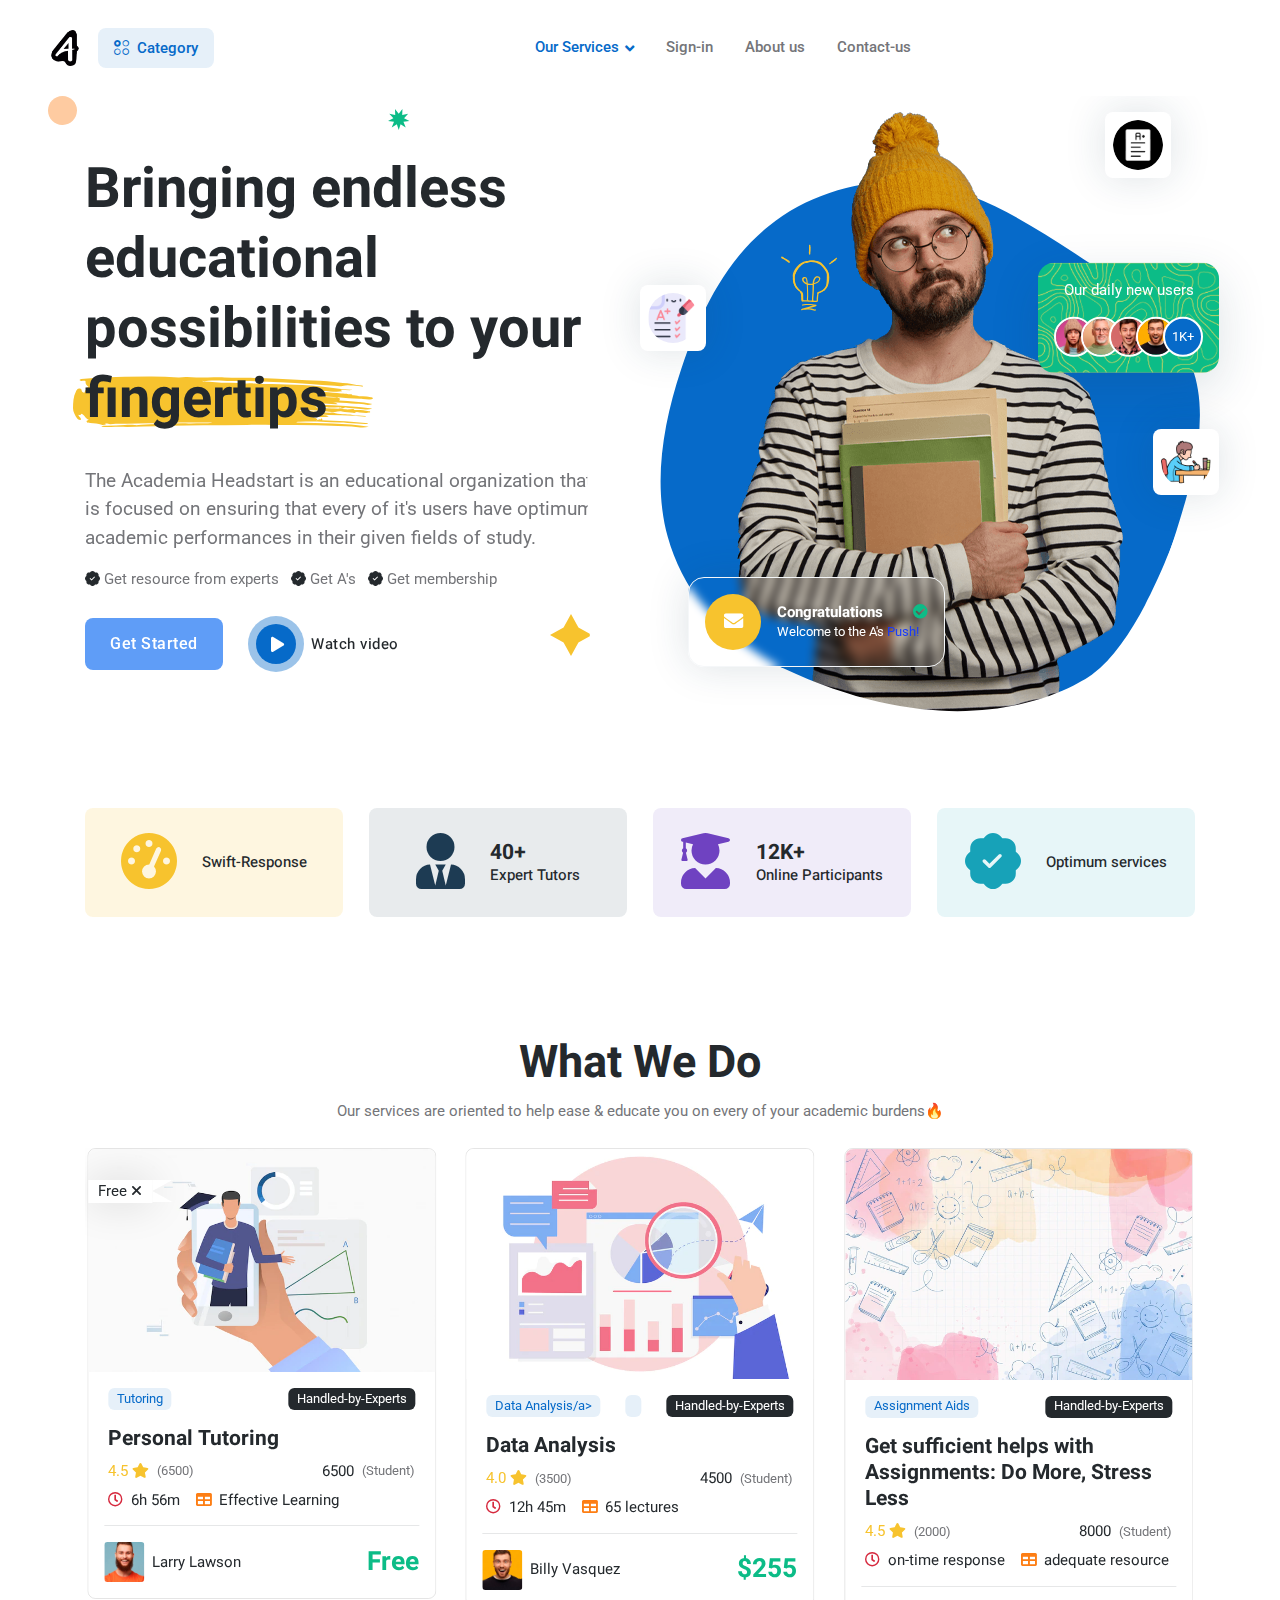
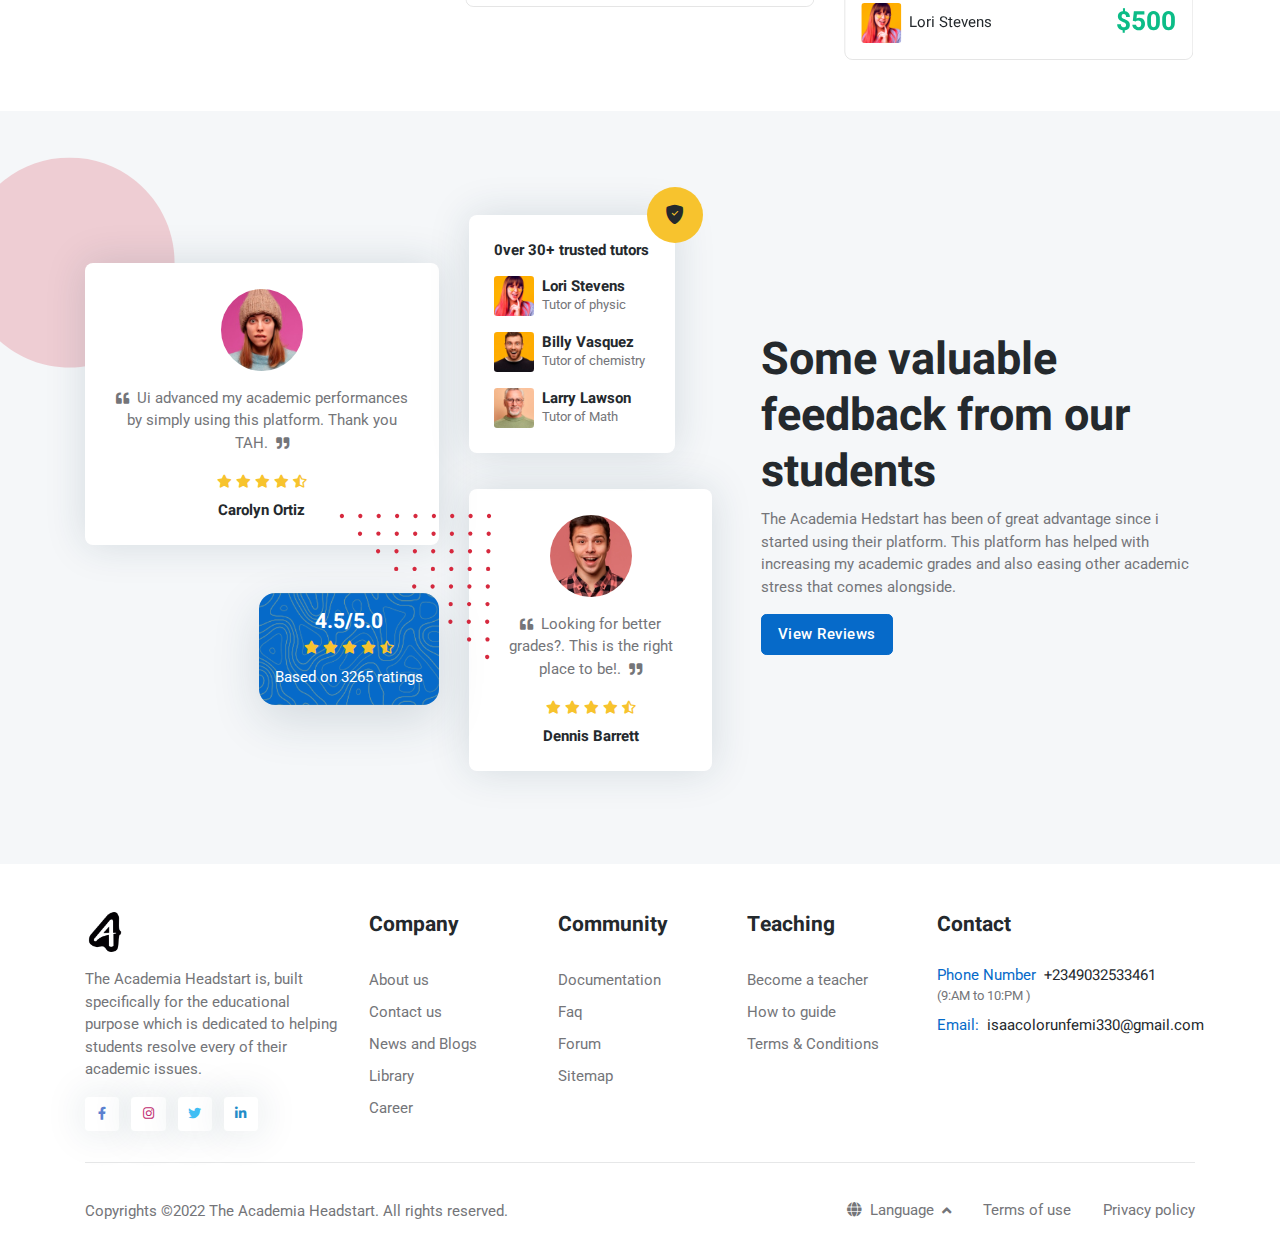
<file: index.html>
<!DOCTYPE html>
<html lang="en">

<head>
	<title>TAH- The A's Push</title>

	<!-- Meta Tags -->
	<meta charset="utf-8">
	<meta name="viewport" content="width=device-width, initial-scale=1, shrink-to-fit=no">
	<meta name="author" content="TheAcademiaHeadstart.com">
	<meta name="description" content="The Academia Headstart, We are the A's push">

	<!-- Favicon -->
	<link rel="shortcut icon" href="assets/images/favicon.ico">

	<!-- Font Awesome -->
	<link rel="stylesheet" href="https://cdnjs.cloudflare.com/ajax/libs/font-awesome/6.2.1/css/all.min.css">

	<!-- Google Font -->
	<link rel="preconnect" href="https://fonts.googleapis.com/">
	<link rel="preconnect" href="https://fonts.gstatic.com/" crossorigin>
	<link rel="stylesheet"
		href="https://fonts.googleapis.com/css2?family=Heebo:wght@400;500;700&amp;family=Roboto:wght@400;500;700&amp;display=swap">

	<!-- Plugins CSS -->
	<link rel="stylesheet" type="text/css" href="assets/vendor/font-awesome/css/all.min.css">
	<link rel="stylesheet" type="text/css" href="assets/vendor/bootstrap-icons/bootstrap-icons.css">
	<link rel="stylesheet" type="text/css" href="assets/vendor/tiny-slider/tiny-slider.css">
	<link rel="stylesheet" type="text/css" href="assets/vendor/glightbox/css/glightbox.css">

	<!-- Theme CSS -->
	<link id="style-switch" rel="stylesheet" type="text/css" href="assets/css/style.css">
	<link rel="stylesheet" type="text/css" href="assets/css/custom.css">

	<!-- Global site tag (gtag.js) - Google Analytics -->
	<script async src="https://www.googletagmanager.com/gtag/js?id=G-7N7LGGGWT1"></script>
	<script>
		window.dataLayer = window.dataLayer || [];
		function gtag() { dataLayer.push(arguments); }
		gtag('js', new Date());

		gtag('config', 'G-7N7LGGGWT1');
	</script>

</head>

<body>

	<!-- Header START -->
	<header class="navbar-light navbar-sticky header-static">
		<!-- Logo Nav START -->
		<nav class="navbar navbar-expand-xl">
			<div class="container-fluid px-3 px-xl-5">
				<!-- Logo START -->
				<a class="navbar-brand" href="#">
					<img class="light-mode-item navbar-brand-item" src="assets/images/client/logo.png" alt="logo">
					<img class="dark-mode-item navbar-brand-item" src="assets/images/logo-light.svg" alt="logo">
				</a>
				<!-- Logo END -->

				<!-- Responsive navbar toggler -->
				<button class="navbar-toggler ms-auto" type="button" data-bs-toggle="collapse"
					data-bs-target="#navbarCollapse" aria-controls="navbarCollapse" aria-expanded="false"
					aria-label="Toggle navigation">
					<span class="navbar-toggler-animation">
						<span></span>
						<span></span>
						<span></span>
					</span>
				</button>

				<!-- Main navbar START -->
				<div class="navbar-collapse w-100 collapse" id="navbarCollapse">

					<!-- Nav category menu START -->
					<ul class="navbar-nav navbar-nav-scroll me-auto">
						<!-- Nav item 1 Demos -->
						<li class="nav-item dropdown dropdown-menu-shadow-stacked">
							<a class="nav-link bg-primary bg-opacity-10 rounded-3 text-primary px-3 py-3 py-xl-0"
								href="#" id="categoryMenu" data-bs-toggle="dropdown" aria-haspopup="true"
								aria-expanded="false"><i class="bi bi-ui-radios-grid me-2"></i><span>Category</span></a>
							<ul class="dropdown-menu" aria-labelledby="categoryMenu">

								<!-- Dropdown submenu -->
								<li class="dropdown-submenu dropend">
									<a class="dropdown-item dropdown-toggle" href="#">Notes</a>
									<ul class="dropdown-menu dropdown-menu-start" data-bs-popper="none">
										<!-- dropdown submenu open right -->
										<li class="dropdown-submenu dropend">
											<a class="dropdown-item dropdown-toggle" href="#">Summarization of Notes</a>
										</li>
										<li> <a class="dropdown-item" href="#">Request for a lecture note</a> </li>
										<li> <a class="dropdown-item" href="#">Custom Service on Notes?: Reach
												Out</a> </li>
									</ul>
								</li>
								<li class="dropdown-submenu dropend">
									<a class="dropdown-item dropdown-toggle" href="#">Project Related?</a>
									<ul class="dropdown-menu dropdown-menu-start" data-bs-popper="none">
										<!-- dropdown submenu open right -->
										<li class="dropdown-submenu dropend">
											<a class="dropdown-item dropdown-toggle" href="#">Chapter 1- Chapter3</a>
										</li>
										<li> <a class="dropdown-item" href="#">Chapter 4 & Chapter 5</a> </li>
										<li> <a class="dropdown-item" href="#">Data-Analytics</a> </li>
									</ul>
								</li>
								<li> <a class="dropdown-item" href="#">Assignment Aids</a></li>
								<li> <a class="dropdown-item" href="#">Tutoring</a></li>
								<li>
									<hr class="dropdown-divider">
								</li>
								<li> <a class="dropdown-item bg-primary text-primary bg-opacity-10 rounded-2 mb-0"
										href="#">View all categories</a></li>
							</ul>
						</li>
					</ul>
					<!-- Nav category menu END -->

					<!-- Nav Main menu START -->
					<ul class="navbar-nav navbar-nav-scroll me-auto">
						<!-- Nav item 1 Demos -->
						<li class="nav-item dropdown">
							<a class="nav-link dropdown-toggle active" href="#" id="demoMenu" data-bs-toggle="dropdown"
								aria-haspopup="true" aria-expanded="false">Our Services</a>
							<ul class="dropdown-menu" aria-labelledby="demoMenu">
								<li> <a class="dropdown-item" href="index-10.html">Personal Tutoring</a>
								<li> <a class="dropdown-item active" href="index-2.html">Project Proposals</a></li>
								<li> <a class="dropdown-item" href="index-3.html">Data Analysis</a></li>
								<li> <a class="dropdown-item" href="index-4.html">Assignment Aids</a></li>
								<li> <a class="dropdown-item" href="index-5.html">Summarization of Notes</a></li>
								<li> <a class="dropdown-item" href="index-6.html">Manual & Logbooks writing</a></li>
								<li> <a class="dropdown-item" href="error-404.html">Need a custom service?</a></li>
							</ul>
						</li>

						<!-- Nav item 2 Pages -->
						<li class="nav-item dropdown">
							<a class="nav-link" href="#">Sign-in</a>
						</li>
						<!-- Nav item 3 Account -->
						<li class="nav-item dropdown">
							<a class="nav-link" href="#" aria-haspopup="true" aria-expanded="false">About
								us</a>
						</li>

						<!-- Nav item 4 Contact-Us-->
						<li class="nav-item dropdown dropdown-fullwidth">
							<a class="nav-link" href="#">Contact-us</a>
						</li>
					</ul>
					<!-- Nav Main menu END -->
				</div>
				<!-- Main navbar END -->

			</div>
		</nav>
		<!-- Logo Nav END -->
	</header>
	<!-- Header END -->

	<!-- **************** MAIN CONTENT START **************** -->
	<main>

		<!-- =======================
Main Banner START -->
		<section class="position-relative overflow-hidden pt-5 pt-lg-3">
			<!-- SVG START -->
			<figure class="position-absolute top-50 start-0 translate-middle-y ms-n7 d-none d-xxl-block">
				<svg class="rotate-74 fill-danger opacity-1">
					<circle cx="180.4" cy="15.5" r="7.7" />
					<path d="m159.9 22.4c-3.8 0-6.9-3.1-6.9-6.9s3.1-6.9 6.9-6.9 6.9 3.1 6.9 6.9-3.1 6.9-6.9 6.9z" />
					<ellipse transform="matrix(.3862 -.9224 .9224 .3862 71.25 138.08)" cx="139.4" cy="15.5" rx="6.1"
						ry="6.1" />
					<circle cx="118.9" cy="15.5" r="5.4" />
					<path d="m98.4 20.1c-2.5 0-4.6-2.1-4.6-4.6s2.1-4.6 4.6-4.6 4.6 2.1 4.6 4.6-2.1 4.6-4.6 4.6z" />
					<path d="m77.9 19.3c-2.1 0-3.8-1.7-3.8-3.8s1.7-3.8 3.8-3.8 3.8 1.7 3.8 3.8-1.7 3.8-3.8 3.8z" />
					<path d="m57.3 18.6c-1.7 0-3.1-1.4-3.1-3.1s1.4-3.1 3.1-3.1 3.1 1.4 3.1 3.1-1.4 3.1-3.1 3.1z" />
					<path d="m36.8 17.8c-1.3 0-2.3-1-2.3-2.3s1-2.3 2.3-2.3 2.3 1 2.3 2.3-1 2.3-2.3 2.3z" />
					<circle cx="16.3" cy="15.5" r="1.6" />
					<circle cx="180.4" cy="38.5" r="7.7" />
					<path d="m159.9 45.3c-3.8 0-6.9-3.1-6.9-6.9s3.1-6.9 6.9-6.9 6.9 3.1 6.9 6.9-3.1 6.9-6.9 6.9z" />
					<ellipse transform="matrix(.8486 -.5291 .5291 .8486 .7599 79.566)" cx="139.4" cy="38.5" rx="6.1"
						ry="6.1" />
					<circle cx="118.9" cy="38.5" r="5.4" />
					<path d="m98.4 43.1c-2.5 0-4.6-2.1-4.6-4.6s2.1-4.6 4.6-4.6 4.6 2.1 4.6 4.6-2.1 4.6-4.6 4.6z" />
					<circle cx="77.9" cy="38.5" r="3.8" />
					<path
						d="m57.3 41.5c-1.7 0-3.1-1.4-3.1-3.1s1.4-3.1 3.1-3.1 3.1 1.4 3.1 3.1c0 1.8-1.4 3.1-3.1 3.1z" />
					<path d="m36.8 40.8c-1.3 0-2.3-1-2.3-2.3s1-2.3 2.3-2.3 2.3 1 2.3 2.3-1 2.3-2.3 2.3z" />
					<circle cx="16.3" cy="38.5" r="1.6" />
					<circle cx="180.4" cy="61.4" r="7.7" />
					<path d="m159.9 68.3c-3.8 0-6.9-3.1-6.9-6.9s3.1-6.9 6.9-6.9 6.9 3.1 6.9 6.9-3.1 6.9-6.9 6.9z" />
					<ellipse transform="matrix(.3862 -.9224 .9224 .3862 28.902 166.26)" cx="139.4" cy="61.4" rx="6.1"
						ry="6.1" />
					<circle cx="118.9" cy="61.4" r="5.4" />
					<path d="m98.4 66c-2.5 0-4.6-2.1-4.6-4.6s2.1-4.6 4.6-4.6 4.6 2.1 4.6 4.6c0 2.6-2.1 4.6-4.6 4.6z" />
					<path d="m77.9 65.2c-2.1 0-3.8-1.7-3.8-3.8s1.7-3.8 3.8-3.8 3.8 1.7 3.8 3.8-1.7 3.8-3.8 3.8z" />
					<path d="m57.3 64.5c-1.7 0-3.1-1.4-3.1-3.1s1.4-3.1 3.1-3.1 3.1 1.4 3.1 3.1-1.4 3.1-3.1 3.1z" />
					<path d="m36.8 63.7c-1.3 0-2.3-1-2.3-2.3s1-2.3 2.3-2.3 2.3 1 2.3 2.3-1 2.3-2.3 2.3z" />
					<circle cx="16.3" cy="61.4" r="1.6" />
					<circle cx="180.4" cy="84.4" r="7.7" />
					<path d="m159.9 91.3c-3.8 0-6.9-3.1-6.9-6.9s3.1-6.9 6.9-6.9 6.9 3.1 6.9 6.9-3.1 6.9-6.9 6.9z" />
					<path
						d="m139.4 90.5c-3.4 0-6.1-2.7-6.1-6.1s2.7-6.1 6.1-6.1 6.1 2.7 6.1 6.1c0 3.3-2.7 6.1-6.1 6.1z" />
					<circle cx="118.9" cy="84.4" r="5.4" />
					<path d="m98.4 89c-2.5 0-4.6-2.1-4.6-4.6s2.1-4.6 4.6-4.6 4.6 2.1 4.6 4.6-2.1 4.6-4.6 4.6z" />
					<path d="m77.9 88.2c-2.1 0-3.8-1.7-3.8-3.8s1.7-3.8 3.8-3.8 3.8 1.7 3.8 3.8-1.7 3.8-3.8 3.8z" />
					<path
						d="m57.3 87.4c-1.7 0-3.1-1.4-3.1-3.1s1.4-3.1 3.1-3.1 3.1 1.4 3.1 3.1c0 1.8-1.4 3.1-3.1 3.1z" />
					<path d="m36.8 86.7c-1.3 0-2.3-1-2.3-2.3s1-2.3 2.3-2.3 2.3 1 2.3 2.3-1 2.3-2.3 2.3z" />
					<circle cx="16.3" cy="84.4" r="1.6" />
					<circle cx="180.4" cy="107.3" r="7.7" />
					<path d="m159.9 114.2c-3.8 0-6.9-3.1-6.9-6.9s3.1-6.9 6.9-6.9 6.9 3.1 6.9 6.9-3.1 6.9-6.9 6.9z" />
					<path d="m139.4 113.4c-3.4 0-6.1-2.7-6.1-6.1s2.7-6.1 6.1-6.1 6.1 2.7 6.1 6.1-2.7 6.1-6.1 6.1z" />
					<circle cx="118.9" cy="107.3" r="5.4" />
					<path
						d="m98.4 111.9c-2.5 0-4.6-2.1-4.6-4.6s2.1-4.6 4.6-4.6 4.6 2.1 4.6 4.6c0 2.6-2.1 4.6-4.6 4.6z" />
					<path d="m77.9 111.2c-2.1 0-3.8-1.7-3.8-3.8s1.7-3.8 3.8-3.8 3.8 1.7 3.8 3.8-1.7 3.8-3.8 3.8z" />
					<path d="m57.3 110.4c-1.7 0-3.1-1.4-3.1-3.1s1.4-3.1 3.1-3.1 3.1 1.4 3.1 3.1-1.4 3.1-3.1 3.1z" />
					<path d="m36.8 109.6c-1.3 0-2.3-1-2.3-2.3s1-2.3 2.3-2.3 2.3 1 2.3 2.3c0.1 1.3-1 2.3-2.3 2.3z" />
					<circle cx="16.3" cy="107.3" r="1.6" />
					<circle cx="180.4" cy="130.3" r="7.7" />
					<path d="m159.9 137.2c-3.8 0-6.9-3.1-6.9-6.9s3.1-6.9 6.9-6.9 6.9 3.1 6.9 6.9-3.1 6.9-6.9 6.9z" />
					<ellipse transform="matrix(.3862 -.9224 .9224 .3862 -34.62 208.52)" cx="139.4" cy="130.3" rx="6.1"
						ry="6.1" />
					<circle cx="118.9" cy="130.3" r="5.4" />
					<path d="m98.4 134.9c-2.5 0-4.6-2.1-4.6-4.6s2.1-4.6 4.6-4.6 4.6 2.1 4.6 4.6-2.1 4.6-4.6 4.6z" />
					<path d="m77.9 134.1c-2.1 0-3.8-1.7-3.8-3.8s1.7-3.8 3.8-3.8 3.8 1.7 3.8 3.8-1.7 3.8-3.8 3.8z" />
					<path d="m57.3 133.4c-1.7 0-3.1-1.4-3.1-3.1s1.4-3.1 3.1-3.1 3.1 1.4 3.1 3.1-1.4 3.1-3.1 3.1z" />
					<path d="m36.8 132.6c-1.3 0-2.3-1-2.3-2.3s1-2.3 2.3-2.3 2.3 1 2.3 2.3-1 2.3-2.3 2.3z" />
					<circle cx="16.3" cy="130.3" r="1.6" />
					<circle cx="180.4" cy="153.2" r="7.7" />
					<path d="m159.9 160.1c-3.8 0-6.9-3.1-6.9-6.9s3.1-6.9 6.9-6.9 6.9 3.1 6.9 6.9-3.1 6.9-6.9 6.9z" />
					<ellipse transform="matrix(.3862 -.9224 .9224 .3862 -55.794 222.61)" cx="139.4" cy="153.2" rx="6.1"
						ry="6.1" />
					<circle cx="118.9" cy="153.2" r="5.4" />
					<path
						d="m98.4 157.8c-2.5 0-4.6-2.1-4.6-4.6s2.1-4.6 4.6-4.6 4.6 2.1 4.6 4.6c0 2.6-2.1 4.6-4.6 4.6z" />
					<circle cx="77.9" cy="153.2" r="3.8" />
					<path d="m57.3 156.3c-1.7 0-3.1-1.4-3.1-3.1s1.4-3.1 3.1-3.1 3.1 1.4 3.1 3.1-1.4 3.1-3.1 3.1z" />
					<path d="m36.8 155.5c-1.3 0-2.3-1-2.3-2.3s1-2.3 2.3-2.3 2.3 1 2.3 2.3-1 2.3-2.3 2.3z" />
					<circle cx="16.3" cy="153.2" r="1.6" />
					<circle cx="180.4" cy="176.2" r="7.7" />
					<path d="m159.9 183.1c-3.8 0-6.9-3.1-6.9-6.9s3.1-6.9 6.9-6.9 6.9 3.1 6.9 6.9-3.1 6.9-6.9 6.9z" />
					<ellipse transform="matrix(.3862 -.9224 .9224 .3862 -76.968 236.7)" cx="139.4" cy="176.2" rx="6.1"
						ry="6.1" />
					<circle cx="118.9" cy="176.2" r="5.4" />
					<path d="m98.4 180.8c-2.5 0-4.6-2.1-4.6-4.6s2.1-4.6 4.6-4.6 4.6 2.1 4.6 4.6-2.1 4.6-4.6 4.6z" />
					<path d="m77.9 180c-2.1 0-3.8-1.7-3.8-3.8s1.7-3.8 3.8-3.8 3.8 1.7 3.8 3.8-1.7 3.8-3.8 3.8z" />
					<path d="m57.3 179.3c-1.7 0-3.1-1.4-3.1-3.1s1.4-3.1 3.1-3.1 3.1 1.4 3.1 3.1-1.4 3.1-3.1 3.1z" />
					<path d="m36.8 178.5c-1.3 0-2.3-1-2.3-2.3s1-2.3 2.3-2.3 2.3 1 2.3 2.3-1 2.3-2.3 2.3z" />
					<circle cx="16.3" cy="176.2" r="1.6" />
				</svg>
			</figure>
			<!-- SVG END -->

			<!-- SVG START -->
			<span class="position-absolute top-50 end-0 translate-middle-y mt-5 me-n5 d-none d-xxl-inline-flex">
				<svg class="fill-warning rotate-186 opacity-8">
					<path
						d="m35.4 54.2c0 0.6 0 1.1-0.1 1.7-0.9 9.3-9.2 16.1-18.5 15.1-4.5-0.4-8.5-2.6-11.4-6.1-2.8-3.5-4.2-7.9-3.7-12.4 0.9-9.3 9.2-16.1 18.5-15.1 4.5 0.4 8.5 2.6 11.4 6.1 2.4 3 3.8 6.8 3.8 10.7zm-33.4 0c0 3.8 1.3 7.5 3.8 10.4 2.8 3.4 6.8 5.5 11.2 6 9.1 0.9 17.2-5.8 18.1-14.8 0.4-4.4-0.9-8.7-3.7-12.1s-6.8-5.5-11.2-6c-9.2-0.8-17.3 5.8-18.2 14.9v1.6z" />
					<path
						d="m39 54.1c0 1.1-0.1 2.2-0.3 3.3-1.8 9.8-11.2 16.2-21 14.4-4.7-0.8-8.8-3.5-11.5-7.4-2.7-4-3.7-8.7-2.8-13.5 1.8-9.8 11.2-16.2 21-14.4 4.7 0.9 8.8 3.6 11.5 7.5 2.1 3 3.1 6.6 3.1 10.1zm-35.6 0.1c0 3.5 1.1 7 3.1 9.9 2.7 3.9 6.7 6.5 11.3 7.4 9.6 1.8 18.8-4.5 20.6-14.1 0.9-4.6-0.1-9.3-2.8-13.2s-6.7-6.5-11.3-7.4c-9.6-1.8-18.8 4.5-20.6 14.1-0.2 1.1-0.3 2.2-0.3 3.3z" />
					<path
						d="m42.8 54.2c0 1.7-0.2 3.3-0.7 5-2.7 10.2-13.3 16.3-23.5 13.6-5-1.3-9.1-4.5-11.7-8.9-2.5-4.5-3.2-9.7-1.9-14.7 2.7-10.2 13.3-16.3 23.5-13.6 5 1.3 9.1 4.5 11.7 8.9 1.7 3 2.6 6.3 2.6 9.7zm-38.1 0c0 3.3 0.9 6.5 2.5 9.4 2.5 4.4 6.6 7.5 11.5 8.8 10 2.7 20.4-3.3 23.1-13.4 1.3-4.9 0.6-9.9-1.9-14.3s-6.6-7.5-11.5-8.8c-10-2.6-20.4 3.4-23 13.4-0.5 1.6-0.7 3.3-0.7 4.9z" />
					<path
						d="m46.7 54.2c0 2.2-0.4 4.5-1.1 6.6-3.6 10.7-15.3 16.5-26.1 12.8-5.2-1.8-9.4-5.4-11.8-10.4-2.4-4.9-2.8-10.5-1-15.7 3.6-10.6 15.3-16.4 26-12.8l-0.1 0.2 0.1-0.2c5.2 1.8 9.4 5.4 11.8 10.4 1.5 2.9 2.2 6 2.2 9.1zm-40.8 0c0 3.1 0.7 6.1 2.1 8.9 2.4 4.8 6.5 8.4 11.6 10.2 10.5 3.6 22-2.1 25.6-12.6 1.7-5.1 1.4-10.6-1-15.4s-6.5-8.4-11.6-10.2c-10.5-3.6-22 2.1-25.6 12.6-0.7 2.1-1.1 4.3-1.1 6.5z" />
					<path
						d="m50.7 54.2c0 2.8-0.5 5.6-1.6 8.2-4.5 11.2-17.4 16.6-28.6 12.1-5.4-2.2-9.7-6.4-12-11.8s-2.3-11.4-0.1-16.8c4.5-11.2 17.4-16.6 28.6-12.1 5.4 2.2 9.7 6.4 12 11.8 1.1 2.8 1.7 5.7 1.7 8.6zm-43.6 0c0 2.8 0.6 5.7 1.7 8.4 2.2 5.3 6.4 9.4 11.8 11.6 11 4.5 23.6-0.9 28.1-11.9 2.2-5.3 2.1-11.2-0.1-16.5s-6.4-9.4-11.8-11.6c-11-4.5-23.6 0.9-28.1 11.9-1.1 2.6-1.6 5.3-1.6 8.1z" />
					<path
						d="m54.7 54.2c0 3.4-0.7 6.7-2.2 9.9-5.5 11.7-19.5 16.7-31.2 11.3-5.7-2.6-10-7.3-12.1-13.2s-1.8-12.2 0.8-17.9c5.5-11.7 19.4-16.8 31.1-11.3 5.7 2.6 10 7.3 12.1 13.2 1 2.6 1.5 5.3 1.5 8zm-46.5 0c0 2.7 0.5 5.3 1.4 7.9 2.1 5.8 6.3 10.4 11.9 13 11.5 5.4 25.3 0.4 30.6-11.1 2.6-5.6 2.9-11.8 0.8-17.6s-6.3-10.4-11.9-13l0.1-0.2-0.1 0.1c-11.5-5.4-25.3-0.4-30.6 11.1-1.5 3.1-2.2 6.5-2.2 9.8z" />
					<path
						d="m58.7 54.2c0 4-1 7.9-2.8 11.5-6.4 12.2-21.5 16.9-33.6 10.6-6-3.1-10.3-8.3-12.3-14.6s-1.4-13.1 1.7-19c6.3-12.2 21.4-17 33.6-10.6 5.9 3.1 10.3 8.3 12.3 14.6 0.8 2.5 1.1 5 1.1 7.5zm-49.5 0c0 2.5 0.4 5 1.1 7.4 2 6.3 6.3 11.4 12.1 14.4 12 6.3 26.9 1.6 33.1-10.4 3-5.8 3.6-12.5 1.7-18.7-2-6.3-6.3-11.4-12.1-14.4-12-6.3-26.9-1.6-33.1 10.4-1.9 3.5-2.8 7.4-2.8 11.3z" />
					<path
						d="m62.9 54.2c0 4.6-1.2 9.1-3.5 13.1-7.3 12.7-23.6 17.1-36.2 9.9-6.1-3.5-10.5-9.2-12.4-16s-0.9-14 2.6-20.1c7.3-12.7 23.5-17.1 36.2-9.8l-0.1 0.2 0.1-0.2c6.1 3.5 10.5 9.2 12.4 16 0.5 2.3 0.9 4.6 0.9 6.9zm-52.7-0.1c0 2.3 0.3 4.6 0.9 6.9 1.8 6.7 6.2 12.3 12.2 15.8 12.5 7.2 28.5 2.9 35.7-9.6 3.5-6.1 4.4-13.1 2.5-19.8-1.8-6.7-6.2-12.3-12.2-15.8-12.5-7.2-28.5-2.8-35.7 9.7-2.2 3.9-3.4 8.3-3.4 12.8z" />
					<path
						d="m67 54.2c0 5.2-1.4 10.3-4.2 14.8-8.2 13.2-25.5 17.2-38.7 9-6.4-4-10.8-10.2-12.5-17.5s-0.5-14.8 3.5-21.2c8.2-13.2 25.5-17.2 38.7-9 6.4 4 10.8 10.2 12.5 17.5 0.5 2.1 0.7 4.3 0.7 6.4zm-55.9-0.1c0 2.1 0.2 4.3 0.7 6.4 1.7 7.2 6.1 13.3 12.4 17.2 13 8.1 30.1 4.1 38.2-8.9 3.9-6.3 5.1-13.7 3.4-20.9s-6.1-13.3-12.4-17.2c-13-8.1-30.1-4.1-38.2 8.9-2.6 4.4-4.1 9.4-4.1 14.5z" />
					<path
						d="m71.2 54.2c0 5.8-1.7 11.5-5 16.4-9.1 13.7-27.6 17.4-41.2 8.3-6.6-4.4-11.1-11.1-12.7-18.9s0-15.7 4.4-22.3c9.1-13.6 27.6-17.4 41.2-8.3 6.6 4.4 11.1 11.1 12.7 18.9 0.4 2 0.6 4 0.6 5.9zm-59.1-0.1c0 1.9 0.2 3.9 0.6 5.9 1.5 7.7 6 14.3 12.5 18.6 13.5 9 31.7 5.3 40.7-8.2 4.3-6.5 5.9-14.4 4.3-22-1.5-7.7-6-14.3-12.5-18.6-13.5-9-31.7-5.3-40.7 8.2-3.3 4.8-4.9 10.4-4.9 16.1z" />
					<path
						d="m75.4 54.3c0 6.4-2 12.7-5.8 18-10 14.1-29.6 17.5-43.7 7.5-6.9-4.8-11.4-12-12.8-20.3s0.5-16.6 5.3-23.4c9.9-14.1 29.6-17.5 43.7-7.5 6.8 4.8 11.4 12 12.8 20.3 0.3 1.8 0.5 3.6 0.5 5.4zm-62.4-0.2c0 1.8 0.2 3.6 0.5 5.3 1.4 8.2 5.9 15.3 12.7 20.1 14 9.9 33.4 6.5 43.2-7.4 4.8-6.8 6.6-15 5.2-23.1-1.4-8.2-5.9-15.3-12.7-20.1-14-9.9-33.4-6.5-43.2 7.4-3.8 5.3-5.7 11.5-5.7 17.8z" />
					<path
						d="m79.6 54.3c0 7.1-2.3 13.9-6.5 19.7-10.9 14.6-31.6 17.7-46.3 6.8-7.1-5.3-11.7-13-13-21.7s0.9-17.4 6.2-24.5c10.9-14.6 31.6-17.7 46.3-6.8 7.1 5.3 11.7 13 13 21.7 0.2 1.5 0.3 3.1 0.3 4.8zm-65.8-0.2c0 1.6 0.1 3.2 0.4 4.8 1.3 8.7 5.8 16.3 12.8 21.5 14.5 10.8 35 7.7 45.7-6.7 5.2-7 7.4-15.6 6.1-24.2s-5.8-16.3-12.8-21.5l0.1-0.1v0.1c-14.5-10.8-35-7.7-45.7 6.7-4.3 5.7-6.6 12.4-6.6 19.4z" />
					<path
						d="m83.9 54.3c0 7.7-2.5 15.1-7.4 21.3-11.8 15.1-33.7 17.8-48.8 6-7.3-5.7-12-13.9-13.1-23.1s1.4-18.3 7.1-25.6c11.8-15.1 33.7-17.8 48.8-6 7.3 5.7 12 13.9 13.1 23.1 0.2 1.4 0.3 2.8 0.3 4.3zm-69.2-0.2c0 1.4 0.1 2.9 0.3 4.3 1.1 9.1 5.7 17.2 13 22.9 15 11.7 36.6 9 48.3-6 5.7-7.2 8.1-16.2 7-25.4-1.1-9.1-5.7-17.2-13-22.9-15-11.7-36.6-9-48.3 6-4.8 6.1-7.3 13.5-7.3 21.1z" />
					<path
						d="m88.1 54.3c0 8.3-2.8 16.4-8.2 22.9-12.7 15.6-35.7 18-51.3 5.3-7.6-6.1-12.3-14.9-13.3-24.5-1-9.7 1.8-19.2 8-26.7 12.7-15.6 35.7-18 51.3-5.3 7.6 6.1 12.3 14.9 13.3 24.5 0.2 1.2 0.2 2.5 0.2 3.8zm-72.6-0.2c0 1.2 0.1 2.5 0.2 3.8 1 9.6 5.6 18.2 13.1 24.3 15.5 12.5 38.3 10.2 50.9-5.2 6.1-7.5 8.9-16.9 7.9-26.5s-5.6-18.2-13.1-24.3c-15.5-12.6-38.3-10.2-50.9 5.2-5.2 6.5-8.1 14.5-8.1 22.7z" />
					<path
						d="m92.4 54.2c0 9-3.1 17.6-9 24.6-13.6 16.1-37.7 18.1-53.8 4.5-7.8-6.6-12.6-15.8-13.4-26-0.9-10.2 2.3-20 8.9-27.8 13.5-16 37.7-18.1 53.8-4.5 7.8 6.6 12.6 15.8 13.4 26 0.1 1.1 0.1 2.2 0.1 3.2zm-76-0.1c0 1.1 0 2.1 0.1 3.2 0.8 10.1 5.6 19.2 13.3 25.7 15.9 13.5 39.8 11.4 53.3-4.5 6.5-7.7 9.7-17.5 8.8-27.6-0.8-9.9-5.6-19.1-13.3-25.6-15.9-13.5-39.8-11.4-53.3 4.5-5.8 6.9-8.9 15.4-8.9 24.3z" />
					<path
						d="m96.7 54.2c0 9.7-3.5 18.9-9.9 26.2-14.5 16.6-39.8 18.3-56.3 3.8-8-7-12.8-16.7-13.6-27.4-0.7-10.6 2.8-20.9 9.8-28.9 14.5-16.6 39.8-18.2 56.3-3.8l-0.1 0.1 0.1-0.1c8 7 12.8 16.7 13.6 27.4 0.1 0.9 0.1 1.8 0.1 2.7zm-79.5-0.1c0 0.9 0 1.8 0.1 2.7 0.7 10.6 5.4 20.2 13.4 27.1 16.4 14.4 41.5 12.7 55.8-3.7 7-7.9 10.4-18.1 9.7-28.7-0.7-10.5-5.4-20.1-13.4-27.1-16.4-14.3-41.5-12.7-55.8 3.8-6.4 7.2-9.8 16.4-9.8 25.9z" />
					<path
						d="m101 54.2c0 10.3-3.8 20.1-10.7 27.9-15.4 17.1-41.8 18.4-58.9 3-8.3-7.5-13.1-17.7-13.7-28.8s3.2-21.8 10.7-30c15.4-17.1 41.8-18.4 58.9-3 8.3 7.5 13.1 17.7 13.7 28.8v2.1zm-83-0.1c0 0.7 0 1.4 0.1 2.2 0.6 11 5.4 21.1 13.6 28.5 16.9 15.3 43.1 13.9 58.4-3 7.4-8.2 11.2-18.8 10.6-29.8s-5.4-21.1-13.6-28.5c-16.9-15.3-43.1-13.9-58.4 3-7 7.7-10.7 17.4-10.7 27.6z" />
					<path
						d="m105.3 54.2c0 11-4.1 21.4-11.6 29.5-16.3 17.5-43.9 18.6-61.4 2.3-8.5-7.9-13.4-18.6-13.8-30.2-0.5-11.6 3.6-22.7 11.5-31.2 16.3-17.5 43.9-18.5 61.4-2.2 8.5 7.9 13.4 18.6 13.8 30.2 0.1 0.5 0.1 1.1 0.1 1.6zm-86.5-0.1v1.6c0.4 11.5 5.3 22.1 13.7 30 17.4 16.2 44.7 15.2 60.9-2.2 7.8-8.4 11.9-19.4 11.5-30.9s-5.3-22.1-13.7-30l0.1-0.1-0.1 0.1c-17.4-16.1-44.7-15.1-60.9 2.3-7.5 8-11.5 18.3-11.5 29.2z" />
					<path
						d="m109.6 54.2c0 11.7-4.4 22.7-12.5 31.2-17.2 18-45.9 18.7-63.9 1.5-8.7-8.3-13.7-19.6-14-31.6-0.3-12.1 4.2-23.6 12.5-32.3 17.2-18 45.9-18.7 63.9-1.5 8.7 8.3 13.7 19.6 14 31.6v1.1zm-90 0v1.1c0.3 12 5.2 23.1 13.9 31.4 17.9 17.1 46.3 16.4 63.4-1.5 8.3-8.7 12.7-20 12.4-32s-5.3-23.2-13.9-31.4c-17.9-17.1-46.4-16.4-63.4 1.5-8.1 8.4-12.4 19.3-12.4 30.9z" />
					<path
						d="m113.9 54.2c0 12.3-4.7 24-13.4 32.8-18.1 18.5-47.9 18.9-66.4 0.8-9-8.8-14-20.5-14.1-33-0.2-12.5 4.6-24.4 13.4-33.4 18.1-18.6 47.9-18.9 66.4-0.8l-0.1 0.1 0.1-0.1c9 8.8 14 20.5 14.1 33v0.6zm-93.6 0v0.5c0.1 12.4 5.1 24.1 14 32.8 18.4 18 48 17.6 65.9-0.7 8.7-8.9 13.4-20.7 13.3-33.1s-5.1-24.1-14-32.8c-18.4-18-48-17.6-65.9 0.7-8.6 8.8-13.3 20.3-13.3 32.6z" />
					<path
						d="m118.3 54.2c0 13-5.1 25.3-14.3 34.5-19 19-50 19-69 0-9.2-9.2-14.3-21.4-14.3-34.5 0-13 5.1-25.3 14.3-34.5 19-19 50-19 69 0l-0.1 0.1 0.1-0.1c9.2 9.2 14.3 21.5 14.3 34.5zm-97.2 0c0 12.9 5 25.1 14.2 34.2 18.9 18.9 49.6 18.9 68.4 0 9.1-9.1 14.2-21.3 14.2-34.2s-5-25.1-14.2-34.2c-18.8-18.9-49.5-18.9-68.4 0-9.2 9.1-14.2 21.3-14.2 34.2z" />
				</svg>
			</span>
			<!-- SVG END -->

			<!-- SVG START -->
			<figure class="position-absolute top-0 start-0 ms-5">
				<svg class="fill-orange opacity-4" width="29px" height="29px">
					<path
						d="M29.004,14.502 C29.004,22.512 22.511,29.004 14.502,29.004 C6.492,29.004 -0.001,22.512 -0.001,14.502 C-0.001,6.492 6.492,-0.001 14.502,-0.001 C22.511,-0.001 29.004,6.492 29.004,14.502 Z">
					</path>
				</svg>
			</figure>
			<!-- SVG END -->

			<!-- Content START -->
			<div class="container">
				<!-- Title -->
				<div class="row align-items-center g-5">
					<!-- Left content START -->
					<div class="col-lg-5 col-xl-6 position-relative z-index-1 text-center text-lg-start mb-5 mb-sm-0">
						<!-- SVG -->
						<figure class="fill-warning position-absolute bottom-0 end-0 me-5 d-none d-xl-block">
							<svg width="42px" height="42px">
								<path
									d="M21.000,-0.001 L28.424,13.575 L41.999,20.999 L28.424,28.424 L21.000,41.998 L13.575,28.424 L-0.000,20.999 L13.575,13.575 L21.000,-0.001 Z" />
							</svg>
						</figure>
						<!-- SVG -->
						<figure class="fill-success position-absolute top-0 start-50 translate-middle-x mt-n5 ms-5">
							<svg width="22px" height="21px">
								<path
									d="M10.717,4.757 L14.440,-0.001 L14.215,6.023 L20.142,4.757 L16.076,9.228 L21.435,12.046 L15.430,12.873 L17.713,18.457 L12.579,15.252 L10.717,20.988 L8.856,15.252 L3.722,18.457 L6.005,12.873 L-0.000,12.046 L5.359,9.228 L1.292,4.757 L7.220,6.023 L6.995,-0.001 L10.717,4.757 Z" />
							</svg>
						</figure>
						<!-- Title -->
						<h1 class="mb-0 display-6">Bringing endless educational possibilities to your
							<span class="position-relative">fingertips
								<!-- SVG START -->
								<span class="position-absolute top-50 start-50 translate-middle ms-3 z-index-n1">
									<svg width="300px" height="62.1px" enable-background="new 0 0 366 62.1"
										viewBox="0 0 366 62.1" xmlns="http://www.w3.org/2000/svg">
										<path class="fill-warning"
											d="m322.5 25.3c0 1.4 2.9 0.8 3.1 1.6 0.8 1.1-1.1 1.3-0.6 2.4 13.3 0.9 26.9 1.7 40.2 4-2.5 0.7-4.9 1.6-7.3 1.1-4-0.9-8.2-1-12.2-1.2-8.5-0.5-16.9-1.9-25.5-1.7h-3.1c2.6 0.6 4.8 0.4 5.7 2.2-7.3 0.4-14.1-0.8-21.2-1.1-0.2 0.6-0.5 1.2-0.8 1.8 21.3 0.7 42.5 1.6 64.3 4.6-4.2 1.6-7.7 1-10.8 0.8-6.8-0.5-13.5-1.3-20.3-1.9-0.9-0.1-2.3-0.1-2.9 0.2-2.2 1.6-4.3 0.6-7 0.4 1.4-1 2.5 0.5 3.9-0.8-5.6-1-10.7 0.6-15.9 0s-10.5-0.6-16.6-0.8c2 1.6 4.6 1.3 6.2 1.4 4.9 0 9.9 0.8 14.8 0.7 5.3-0.1 10.4 0.5 15.5 0.9 3.2 0.3 6.7-0.1 9.9-0.4 1.1-0.1 0.5 0.3 0.6 0.6 0.5 0.9 2.2 0.8 3.6 0.8 5.1-0.1 10.1 0.6 14.8 1.5 0.8 0.1 1.5 0 1.7 0.7 0 0.7-0.8 0.6-1.5 0.8-3.9 1.2-7.4-0.2-11.1-0.2-2 0-4.3-1.5-6 0.5-0.3 0.4-1.4 0.1-2.2-0.1-4.5-0.8-9.1-0.5-13.8-1.5-2.3-0.5-5.6 0.1-8.4 0.5-4 0.5-8-0.7-12.1-0.9-3.4-0.2-7.1-0.5-10.5-0.7-7.1-0.3-14.2-1.2-22.3-0.4 4.9 1.1 9.4 1.2 13.8 1.2 9.7 0 19.2 2.3 28.9 1.6 7.3 3.2 15.9 1.5 23.8 2.9 4.9 0.8 10.1 0.8 15.2 1.2 0.5 0 0.8 0.3 1.1 0.9-20-2.1-40.2-1.4-60.8-3 4.9 2.1 10.8-0.3 15.3 2.7-8 1.9-15.8-0.9-23.5-0.1 2.8 1.4 7.1 1.1 9.3 3.3 0.5 0.5 0.2 1.1-1.2 1.3 2.3 1 3.4-2.1 5.7-0.4 0.2-0.6 0.2-1 0.3-1.5 0.8-0.3 2 0.8 1.5 1.5-0.2 0.1 0 0.3 0 0.5 18.7 0.4 37.3 1.7 56.2 3.6-1.7 1.1-2.8 1.2-4.2 1.1-7.1-0.5-14.1-0.9-21.2-1.4-3.1-0.2-6.3-0.4-9.4-0.4-7.6-0.2-15-0.7-22.4-1-9-0.4-17.9-0.1-26.9-0.1-1.2 0-2.9-0.4-3.9 1 14.8 0.3 29.7 0.6 44.4 1.1 14.8 0.6 29.9 1.3 44.2 4.2-4.3 1-8.8 0.9-13 0.5-5.3-0.5-10.5-1.1-15.8-1.2-11.4-0.3-22.9-0.9-34.3-1.2-17.6-0.4-35.4-0.3-53.1-0.4-10.8-0.1-21.7-0.2-32.5 0-17.8 0.4-35.7 0.2-53.5 0.5-13.1 0.3-26.3 0.1-39.4 0.5-11.1 0.3-22.4 0.6-33.6 1-13.1 0.6-26.1 0.2-39.3 0.4-3.9 0.1-7.6 0.2-11.8-0.2 0.9-1.2 2.3-1.3 3.9-1.3 8.4 0.2 16.6-0.4 24.9-0.9 3.9-0.2 7.9-0.4 11.9 0.2 2.5 0.4 5.3-0.3 8-0.4 7.3-0.4 14.7-0.7 22-0.9 11.9-0.5 23.7-1.2 35.6-0.8 7.7 0.2 15.3-0.6 22.9-0.1 2.3 0.2 4.3-0.5 6.5-1h-17.6c-9.6 0-19-0.1-28.6 0-8 0.1-16.1 0.3-24 0.8-2.6 0.2-5.4 0.1-8.2 0.1-10.1 0.3-20.1 0.6-30.2 0.5-5.4 0-10.7-0.1-15.9 0.6-2.3 0.3-4-1.3-6.5-0.6 0.2 0.4 0.5 0.9 0.6 1.5-1.9 0-4 0.4-4.9-0.1-4.2-2.2-9.4-1.5-14.1-2.3-1.7-0.3-3.7-0.1-4.3-1.5-0.5-1.3 1.9-1.5 2.6-2.6-4.2-1.4-4.6-5-8.5-7.2-1.5 0.2-0.9 2.8-4.2 1.3 0.3 2.4 4.5 3.9 2.8 6.4-2.3 0.3-3.2-0.8-4.2-1.7-2.5-4-5.1-8.4-5.1-12.7 0.2-6.8 0.2-13.8 3.6-20.4 0.3-0.5 0.3-1 0.8-1.4 0.9-0.9 1.2-2.4 3.6-2.1 2.2 0.2 2.5 1.5 2.6 2.6 0.2 1.4 1.5 1.8 3.2 2.5 0.9-1.4 0.5-2.9 2.6-3.7 0.2-0.1 0.3-0.4 0.3-0.4-3.1-2.2 1.2-2.2 2.3-3.3-3.1-1.8-4-4.3-3.7-7-1.5-0.3-3.1-0.4-4.5 0-1.7 0.6-2.2-0.5-2.9-1 0.6-0.5 0.8-1.1 2.2-1.3 7.6-0.9 15.2-1.7 22.9-2 20-0.7 39.9-0.9 59.9-1 11.9-0.1 23.8 0.4 35.6 1.1 3.6 0.2 7.1-0.9 10.7-0.5 7.9 0.9 15.8 0.3 23.8 0.5 7.3 0.1 14.4-0.6 21.7-0.1 12.2 0.9 24.4 0.3 36.7 0.6 9.4 0.3 18.9 0.4 28.2 1 11.9 0.7 23.8 1.3 35.6 2 11.1 0.6 22.4 0.5 33.3 2 7.1 1 14.4 1.1 21.3 2.4 4 0.7 8.2 1.6 12.4 1.9 2.2 0.2 0.9 1 1.5 1.5-4-0.8-8-0.8-12.1-1.4-4.3-0.7-8.5-1-12.8 0.4-2.9 1-6.3 0.2-9.3-0.1-10.2-1.1-20.6-1.6-30.8-2.4-12.1-0.9-24.3-1.4-36.4-2.1-9.9-0.6-20-0.5-29.9-1-11.4-0.6-22.7 0-34.2-0.5-6.3-0.3-12.3-0.3-18.5-0.4-4.2-0.1-8.4 1.3-12.8 0.3 0.6 0.2 1.2 0.7 1.9 0.7 10.5 0 20.9 1.9 31.6 1.7 6.5-0.1 13.1 0.2 19.8 0.8 3.2 0.3 6.3-0.4 9.7-0.1 7.6 0.7 15.5 0.5 23 0.8 12.4 0.5 24.7 0.4 37.1 1.1 13.3 0.7 26.8 2.1 39.9 4.1 6.2 0.9 12.7 1.5 19.2 1.7 0.6 0 1.1 0.1 1.5 0.5-4.6 0.1-9.3 0-13.9-0.5-0.6 1.1 1.4 0.9 1.5 1.9-9.7 1.6-19.6-1.4-29.4-0.1 2.2 1.4 5.1 1 7.4 1 7.3 0.1 14.1 1.3 21.2 1.9 2.8 0.3 5.9 0 8.5 0.8 1.5 0.5 4.6-1.1 4.9 1.3 4-0.7 7.3 1.5 11.1 1.2 4-0.3 7.7 0.6 11.6 1.1 0.8 0.1 2.2 0.3 2.3 1.1 0.2 1-1.1 1.2-2 1.5-3.4 1-6.7-0.4-10.1-0.4-0.9 0-2-0.2-2.9-0.2-9.4 0.1-18.8-1.3-28.3-1.8-6-0.4-12.1-0.9-18.1-1.3 0 0.2 0 0.4-0.2 0.6 6.1 0.5 12.1 1.4 18.3 0.7z" />
									</svg>
								</span>
								<!-- SVG END -->
							</span>
						</h1>

						<!-- Content -->
						<p class="my-5 lead">The Academia Headstart is an educational organization that is focused on
							ensuring that every of it's users have optimum academic performances in their given fields
							of study.</p>

						<!-- Info -->
						<ul class="list-inline position-relative justify-content-center justify-content-lg-start mb-4">
							<li class="list-inline-item me-2"> <i class="bi bi-patch-check-fill h6 me-1"></i>Get
								resource from experts</li>
							<li class="list-inline-item me-2"> <i class="bi bi-patch-check-fill h6 me-1"></i>Get A's
							</li>
							<li class="list-inline-item"> <i class="bi bi-patch-check-fill h6 me-1"></i>Get membership
							</li>
						</ul>

						<div class="d-sm-flex align-items-center justify-content-center justify-content-lg-start">
							<!-- Button -->
							<a href="#" class="btn btn-lg btn-danger-soft me-2 mb-4 mb-sm-0">Get Started</a>
							<!-- Video button -->
							<div class="d-flex align-items-center justify-content-center py-2 ms-0 ms-sm-4">
								<a data-glightbox data-gallery="office-tour" href="#"
									class="btn btn-round btn-primary-shadow mb-0 overflow-visible me-7">
									<i class="fas fa-play"></i>
									<h6
										class="mb-0 ms-3 fw-normal position-absolute start-100 top-50 translate-middle-y">
										Watch video</h6>
								</a>
							</div>
						</div>
					</div>
					<!-- Left content END -->

					<!-- Right content START -->
					<div class="col-lg-7 col-xl-6 text-center position-relative">
						<!-- SVG decoration -->
						<figure class="position-absolute bottom-0 start-50 translate-middle-x mt-4 mb-0">
							<svg width="550px" height="538px" viewBox="0 0 554 544"
								style="enable-background:new 0 0 554 544;" xml:space="preserve">
								<path class="fill-primary"
									d="M423.3,77.2c49.5,32.5,100.4,67.2,118.4,114.5s3.5,107.1-15.4,165.7c-18.7,58.6-41.8,116.1-84,148.6 c-42.5,32.8-104.2,40.2-163.8,37.3c-59.5-3.2-116.8-17.1-164.7-47.9c-48.3-30.6-87.2-78.2-102-131.6C-3,310.5,6.6,251,25.3,194.7 C43.6,138,70.7,84.3,114.1,49.5C157.2,14.8,216.7-1,270.8,6.4C324.8,14.2,373.4,44.7,423.3,77.2z" />
							</svg>
						</figure>

						<!-- SVG decoration -->
						<figure class="position-absolute bottom-0 start-50 translate-middle-x mb-n5 z-index-9">
							<svg width="686px" height="298px" viewBox="0 0 686 298">
								<path class="fill-body"
									d="M60.9,0L0.1,0C0,0,0,0,0,0.1c1.5,5,0,249.5,11.5,297.9c0,0,649.1,16.1,669-4.6c0,0,0,0,0,0c0.2-0.4,1.2-177.2,4.2-293.3 c0,0,0-0.1-0.1-0.1l-72.9,0c0,0-0.1,0-0.1,0c-0.8,3-43.3,162.3-105.9,209.1c0,0-111.4,87.2-309.9-6C195.9,203.1,66.1,143.2,60.9,0 C61,0,60.9,0,60.9,0z" />
							</svg>
						</figure>

						<!-- SVG decoration -->
						<figure class="position-absolute top-50 start-50 translate-middle mt-n7">
							<svg class="fill-warning">
								<path
									d="m22.3 57.6v0.1c-0.1 0.3 0.1 0.6 0.3 0.7 0.3 0.2 0.7 0.2 1 0.2h1.4c1.3 0.1 2.6 0.1 3.9 0.1 1.2 0 2.4 0 3.7 0.2s2.6 0.1 3.9 0.2c0.8 0.1 0.8-1.2 0-1.3-1.2-0.1-2.5 0-3.7-0.2-1.2-0.1-2.3-0.2-3.4-0.2-1.2 0-2.4 0-3.6-0.1-0.6 0-1.1-0.1-1.7-0.1-0.2 0-0.7 0.1-0.8 0 0.1 0.2 0.2 0.5 0.3 0.7v-0.1c0.2-0.7-1.1-1-1.3-0.2z" />
								<path
									d="m23.3 57.6c-0.1-0.5-0.2-0.8-0.1-1.3v-1.2-2.9c0-0.4-0.1-0.7-0.2-1.1 0-0.4 0-0.8-0.1-1.1-0.1-0.2-0.3-0.4-0.5-0.6-0.4-0.3-0.7-0.5-1-0.9-1.2-1.3-2.7-2.3-3.8-3.7s-1.8-2.9-2.2-4.6c-0.1-0.5-0.2-1-0.3-1.4s-0.2-0.8-0.2-1.3c0-0.8 0-1.7-0.1-2.5-0.1-0.7-0.3-1.5-0.2-2.3s0.5-1.8 0.9-2.5c0.8-1.5 1.5-3.1 2.6-4.4 0.5-0.6 0.9-1.3 1.5-1.8 0.6-0.6 1.3-1.2 1.9-1.8 0.7-0.5 1.4-1.1 2.2-1.5 0.7-0.3 1.4-0.4 2.1-0.6 0.7-0.1 1.3-0.2 2-0.4 0.9-0.3 1.7-0.6 2.7-0.8 0.9-0.2 1.8-0.1 2.8-0.1 1 0.1 2 0.1 2.9 0.4 0.8 0.2 1.6 0.3 2.3 0.6 0.8 0.3 1.5 0.8 2.2 1.4 1.4 1.2 2.7 2.6 3.8 4.1 0.5 0.7 1.1 1.5 1.5 2.2 0.4 0.8 0.8 1.7 1.2 2.5 0.7 1.7 0.7 3.6 0.7 5.5 0 0.9-0.1 1.8-0.3 2.6l-0.6 2.7c-0.5 1.8-1.7 3.5-3 4.9-0.6 0.7-1.5 1.3-2.3 1.8-0.4 0.3-0.9 0.5-1.3 0.7s-0.7 0.4-1.1 0.6c-0.7 0.2-1.7 0.3-2 1-0.1 0.4-0.1 0.7-0.1 1.1 0 0.5-0.1 1-0.2 1.4-0.1 0.9-0.2 1.9-0.3 2.8-0.1 0.5 0 1 0 1.5 0 0.3 0 0.9-0.1 1.2-0.4 0.7 0.7 1.4 1.1 0.7 0.3-0.5 0.3-1.4 0.3-2.1 0-1 0.1-1.9 0.2-2.9 0.1-0.9 0.3-1.8 0.3-2.7v-0.5c0-0.2-0.1-0.1 0.2-0.1 0.4 0 0.9-0.3 1.3-0.4 1.6-0.7 3.1-1.7 4.4-2.8 0.6-0.5 1.1-1.3 1.7-1.9 0.6-0.7 1-1.6 1.5-2.4 0.4-0.7 0.6-1.5 0.8-2.3 0.2-1 0.5-2 0.7-2.9 0.3-2 0.2-4-0.1-5.9-0.1-0.9-0.4-1.6-0.7-2.4-0.4-0.9-0.8-1.9-1.3-2.7-1-1.7-2.2-3.3-3.6-4.6-1.2-1.2-2.4-2.4-4-3.1-0.8-0.3-1.6-0.4-2.4-0.7-1-0.3-1.9-0.4-3-0.5-1-0.1-2-0.2-3 0-1 0.1-2 0.5-2.9 0.8-1.5 0.5-3 0.5-4.5 1.1-1.6 0.7-2.9 1.9-4.1 3-0.3 0.3-0.6 0.5-0.9 0.8s-0.5 0.7-0.7 1c-0.3 0.4-0.6 0.7-0.9 1-0.3 0.4-0.6 0.8-0.8 1.2-0.5 0.8-0.8 1.6-1.3 2.5-0.4 0.8-0.8 1.6-1.1 2.5-0.2 0.8-0.4 1.5-0.3 2.4s0.2 1.8 0.2 2.7c0 2 0.6 4 1.2 5.9 0.7 1.9 2 3.6 3.5 5 0.8 0.7 1.6 1.4 2.3 2.2l0.5 0.5c0.2 0.1 0.4 0.2 0.5 0.4 0.2 0.2 0.2 0.9 0.2 1.2 0.2 1.1 0.1 2.3 0.1 3.4v1.4c0 0.5 0.1 0.9 0.2 1.4 0.1 0.7 1.3 0.4 1.1-0.4z" />
								<path
									d="m27.1 56.7c0.1 0 0.1 0 0 0 0.4 0 0.7 0.1 1 0.1-0.2-0.4-0.1-1.1 0-1.5 0-0.8 0.1-1.7 0.1-2.5 0-1.6 0-3.2-0.1-4.8-0.2-3.1-0.1-6.3-0.5-9.4-0.1-0.7-0.2-1.3-0.4-2-0.1-0.7-0.2-1.3-0.6-1.9-0.7-0.9-1.9-1-2.9-0.6-1.1 0.5-1.8 1.4-1.6 2.7 0.1 0.6 0.2 1.2 0.6 1.7s0.9 1 1.4 1.4c2.1 1.7 5 2.5 7.7 2 1.4-0.3 2.8-0.8 4.2-1.3 1.3-0.5 2.3-1.2 3.2-2.2 0.7-0.8 1.3-2.3 1.1-3.3-0.3-1.1-1.5-1.8-2.6-1.9-1.3-0.1-2.3 0.4-3.1 1.3-0.9 1.1-1.3 2.3-1.7 3.6-0.4 1.6-0.3 3.3-0.3 4.9-0.1 1.7-0.1 3.4-0.1 5.1-0.1 1.8-0.2 3.5-0.4 5.3-0.1 0.9-0.1 1.7-0.1 2.6 0 0.7-0.1 1.5 0.1 2.2 0.2 0.8 1.5 0.5 1.3-0.3-0.1-0.4-0.1-1-0.1-1.5 0-0.6 0-1.3 0.1-1.9l0.3-3.9c0.2-2.5 0.2-5 0.3-7.5 0-1.2 0-2.5 0.1-3.7 0.1-0.6 0.3-1.2 0.5-1.8s0.3-1.1 0.6-1.5c0.6-0.9 1.3-1.6 2.4-1.5 0.5 0 1 0.2 1.3 0.5 0.4 0.5 0.2 1.1 0 1.6-0.3 1-1.3 1.9-2.2 2.4-1 0.5-2.2 0.8-3.2 1.1-1.3 0.4-2.5 0.8-3.8 0.6-1.1-0.1-2.3-0.5-3.3-1-0.4-0.2-0.9-0.5-1.3-0.8s-0.9-0.7-1.2-1.2c-0.2-0.4-0.4-1.1-0.3-1.6 0.2-0.5 0.7-0.8 1.2-0.9 1.3-0.3 1.3 1.2 1.5 2.1 0.3 1.3 0.4 2.5 0.4 3.8 0.2 2.9 0.3 5.8 0.4 8.7 0.1 1.5 0 2.9-0.1 4.4 0 0.9-0.4 2.4 0.2 3.3 0.2 0.3 0.6 0.4 0.9 0.2 0.2-0.1 0.3-0.2 0.4-0.4 0.1-0.7-1-1.4-1.4-0.7z" />
								<path
									d="m17.2 44.3c-0.4-0.3-0.4-0.9-0.7-1.2-0.4-0.5-0.8-1.1-1.1-1.7-0.6-1.2-0.9-2.6-1.1-4-0.1-0.6-0.3-1.2-0.3-1.8v-2.1c0-0.4-0.1-0.7-0.1-1.1 0-0.3 0.1-0.7 0.2-1 0.1-0.7 0.4-1.4 0.7-2.1 0.6-1.3 1.5-2.5 2.3-3.6 0.8-1 1.7-2 2.6-3s2.3-1.7 3.5-2.3c0.7-0.3 1.3-0.6 2-0.8 0.6-0.2 1.3-0.2 1.9-0.4 0.7-0.2 1.4-0.2 2.1-0.2 0.3 0 0.6-0.1 0.8-0.1 0.4-0.1 0.9 0 1.3 0 1.4 0 2.8 0.1 4.2 0.7 0.6 0.2 1.3 0.4 1.8 0.7 0.6 0.3 1.2 0.6 1.8 0.8 1 0.5 2 1.4 2.8 2.1 1 0.9 1.7 1.9 2.4 3 0.6 1 1.6 1.9 1.9 3 0.2 0.7 0.5 1.3 0.6 2.1 0.1 0.7 0 1.5 0 2.2 0 1.5 0 2.9-0.1 4.4-0.1 0.9-0.2 1.7-0.3 2.6-0.1 0.4-0.1 0.8-0.1 1.2s-0.2 0.7-0.3 1c0 1.3-1 2.6-2.1 3.6-0.5 0.4-1 0.8-1.6 1.1-0.6 0.2-1.2 0.6-1.8 0.9s-1.3 0.5-1.9 0.8-1 0.4-1.3 1c-0.3 0.8 0.9 1.1 1.3 0.3-0.1 0.2 0.1 0.1 0.2 0 0.1 0 0.2-0.1 0.3-0.2 0.3-0.1 0.6-0.2 0.9-0.4 0.6-0.3 1.3-0.5 1.9-0.8 0.5-0.3 1.1-0.5 1.6-0.9 0.6-0.4 1.1-0.7 1.6-1.2 1-0.9 1.9-2.2 2.4-3.4 0.2-0.6 0.5-1.2 0.6-1.8l0.3-2.4c0.2-1.6 0.3-3.3 0.3-4.9s0.1-3.1-0.4-4.7c-0.2-0.6-0.4-1.2-0.7-1.7-0.3-0.6-0.7-1.1-1.1-1.6-0.9-1.1-1.5-2.4-2.5-3.4-1.9-1.9-4-3.5-6.6-4.3-0.7-0.2-1.3-0.5-1.9-0.7-0.8-0.2-1.5-0.4-2.4-0.4-0.8 0-1.5-0.1-2.3-0.1-0.7 0-1.5 0.2-2.3 0.2-0.7 0.1-1.4 0.3-2.1 0.4-0.8 0.1-1.4 0.3-2.2 0.5-1.4 0.5-2.8 1.3-4.1 2.1-0.6 0.4-1 0.8-1.5 1.3-0.5 0.6-1 1.1-1.5 1.6-1 1.1-1.9 2.3-2.7 3.6-0.9 1.4-1.4 3-1.6 4.6-0.1 0.8 0 1.7 0.1 2.6 0 0.7-0.1 1.4 0 2.2 0.2 0.8 0.3 1.6 0.4 2.4 0.2 0.8 0.5 1.7 0.8 2.5 0.3 0.7 0.7 1.4 1.2 2 0.2 0.3 0.3 0.5 0.5 0.9 0.1 0.3 0.3 0.6 0.5 0.8 0.7 0.5 1.6-0.4 0.9-0.9z" />
								<path
									d="m22.8 62.6c1.1-0.4 2.2-0.4 3.4-0.5 1.1-0.1 2.2-0.1 3.3-0.1s2.2 0.1 3.2 0.3c1.1 0.2 2.2 0.5 3.3 0.4-0.2-0.4-0.3-0.7-0.5-1.1-0.2 0.3-0.7 0.3-1 0.5-0.6 0.2-1.1 0.4-1.7 0.5-1.2 0.4-2.5 0.7-3.7 1.1s-2.4 0.7-3.6 1.1c-0.6 0.2-1.2 0.3-1.8 0.5s-1.3 0.5-1.8 0.5c0.1 0.4 0.1 0.9 0.2 1.3 1.1-0.4 2.3-0.4 3.4-0.4 1.2-0.1 2.4-0.1 3.6-0.1s2.4 0.2 3.6 0.6c0.9 0.3 2.1 0.8 2.9 0.3 0.7-0.4 0.1-1.6-0.7-1.1-0.4 0.2-1.2-0.2-1.6-0.3-0.6-0.2-1.1-0.4-1.7-0.5-1.1-0.2-2.2-0.3-3.3-0.3s-2.3 0.1-3.4 0.1c-1.1 0.1-2.2 0.1-3.3 0.5-0.7 0.2-0.6 1.3 0.2 1.3 0.6 0 1.2-0.2 1.8-0.4s1.2-0.4 1.9-0.5c1.4-0.4 2.7-0.8 4.1-1.2 1.3-0.4 2.6-0.8 4-1.2 0.5-0.2 1.1-0.4 1.6-0.5 0.4-0.1 0.9-0.3 1.2-0.6 0.3-0.4 0.2-1.2-0.5-1.1-1.1 0.1-2.3-0.3-3.4-0.5s-2.2-0.3-3.4-0.3-2.4 0.1-3.6 0.2c-1.1 0.1-2.2 0.2-3.2 0.5-0.7 0-0.3 1.3 0.5 1z" />
								<path
									d="m22.8 57.6c-0.1-0.3-0.1-0.7-0.2-1s-0.1-0.7-0.1-1 0.1-0.7 0.1-1-0.1-0.7-0.1-1v-1c0-0.3-0.1-0.7-0.1-1v-1c0-0.1 0-0.3-0.1-0.4v-0.2 0c-0.4 0.1-0.8 0.1-1.2 0.2 0 0 0 0.1 0.1 0.1 0.4 0.7 1.5 0.1 1.1-0.7 0 0 0-0.1-0.1-0.1-0.3-0.5-1-0.3-1.2 0.2-0.1 0.3 0 0.5 0.1 0.8s0 0.6 0 1 0.1 0.7 0.1 1.1c0 0.3-0.1 0.7 0 1 0 0.3 0.1 0.7 0.1 1 0 0.4 0 0.8-0.1 1.2 0 0.4 0 0.7 0.1 1.1s0.1 0.8 0.2 1.1c0.3 0.8 1.6 0.4 1.3-0.4z" />
								<path
									d="m19.5 21.6c-1.6 1.9-3.2 3.9-4.4 6.1-1.1 2.2-1.8 4.6-2.1 7-0.3 2.5 0.3 4.9 1.2 7.3 0.9 2.3 2.4 4.1 4.3 5.5 0.7 0.5 1.3-0.6 0.7-1.1-0.9-0.7-1.7-1.4-2.4-2.3s-1.1-2-1.5-3.1c-0.8-2.1-1.1-4.3-0.8-6.5s1-4.4 2-6.3c1.1-2.1 2.6-3.9 4.1-5.7 0.3-0.6-0.6-1.5-1.1-0.9z" />
								<path
									d="m29.1 4.1c-0.1 0.5-0.1 1-0.1 1.4v1.4c0 1-0.1 2-0.2 3 0 0.3 0.3 0.6 0.6 0.6 0.4 0 0.6-0.3 0.6-0.6 0.1-1 0.2-1.9 0.2-2.9v-1.4c0-0.4 0-0.8 0.1-1.2 0.3-0.7-0.9-1.1-1.2-0.3z" />
								<path
									d="m2.2 15c0.5 0.2 1 0.6 1.4 1 0.5 0.4 1.1 0.8 1.6 1.2 1.2 0.8 2.4 1.7 3.5 2.6 0.3 0.2 0.7 0.3 0.9 0 0.2-0.2 0.3-0.7 0-0.9-1.2-1-2.5-1.9-3.8-2.8-0.6-0.4-1.1-0.8-1.6-1.2-0.5-0.5-1.1-0.9-1.7-1.1-0.3-0.1-0.7 0.1-0.8 0.5-0.1 0.2 0.1 0.5 0.5 0.7z" />
								<path
									d="m50.1 21.3c2.3-1.7 4.6-3.5 6.7-5.4 0.6-0.6-0.3-1.5-0.9-0.9-2.1 1.8-4.2 3.6-6.5 5.2-0.3 0.2-0.4 0.6-0.2 0.9 0.2 0.2 0.6 0.4 0.9 0.2z" />
								<path
									d="m30.3 2.6v-0.1c-0.4-0.1-0.9-0.1-1.3-0.2 0.1 1.5 0.2 2.9 0.1 4.4 0 1.5-0.1 2.9-0.1 4.4 0 0.8 1.3 0.8 1.3 0 0-1.5 0.1-2.9 0.2-4.4s0-2.9-0.1-4.4c-0.1-0.7-1.1-0.9-1.3-0.2v0.1c-0.3 0.9 1 1.2 1.2 0.4z" />
								<path
									d="m1.1 14.2c0 0.6 0.6 1.1 1.1 1.4s1.1 0.5 1.7 0.7h0.1c0.1 0-0.1-0.1 0 0 0.2 0.1 0.5 0.2 0.7 0.3 0.5 0.2 0.9 0.5 1.4 0.7 0.9 0.5 1.7 1 2.5 1.6 0.3 0.2 0.7 0.3 0.9 0 0.2-0.2 0.3-0.7 0-0.9-1.5-1.1-3.2-2-4.9-2.8-0.4-0.2-0.9-0.3-1.2-0.5-0.3-0.1-0.5-0.2-0.7-0.4l-0.2-0.2c0.1 0 0 0 0 0.1v0c0-0.8-1.3-0.8-1.4 0z" />
								<path
									d="m52.1 19.7 0.3-0.3c-0.1 0 0 0 0 0 0.1-0.1 0.3-0.2 0.4-0.3l0.9-0.6c0.6-0.4 1.2-0.8 1.8-1.1 0.3-0.2 0.4-0.6 0.2-0.9s-0.6-0.4-0.9-0.2c-1.3 0.7-2.6 1.5-3.7 2.5-0.3 0.2-0.2 0.7 0 0.9 0.4 0.3 0.7 0.3 1 0z" />
								<path
									d="m20.2 49.3c-0.1 0 0 0 0 0 0.1 0.2 0.1 0.3 0.1 0.4 0.1 0.3 0.2 0.6 0.4 0.9 0.3 0.7 0.5 1.5 0.7 2.3s0.2 1.7 0.3 2.5c0.1 0.7 0.1 1.6 0.5 2.2 0.4 0.7 1.6 0.1 1.1-0.7-0.2-0.3-0.2-0.6-0.2-1 0-0.5-0.1-0.9-0.1-1.4-0.1-0.9-0.2-1.8-0.4-2.7-0.2-0.8-0.5-1.5-0.8-2.3-0.2-0.5-0.3-1.2-0.8-1.4-0.3-0.1-0.7-0.1-0.9 0.2-0.3 0.4-0.3 0.9 0.1 1z" />
							</svg>
						</figure>
						<!-- Icon logos START -->
						<div
							class="p-2 bg-white shadow rounded-3 position-absolute top-50 start-0 translate-middle-y mt-n7 d-none d-sm-block">
							<img class="custom-img" src="assets/images/client/science.png" alt="Icon">
						</div>
						<div class="p-2 bg-white shadow rounded-3 position-absolute top-0 end-0 me-5">
							<img class="custom-img" src="assets/images/client/a+.png" alt="Icon">
						</div>
						<div
							class="p-2 bg-white shadow rounded-3 position-absolute top-50 end-0 translate-middle-y mt-5 ms-5 d-none d-lg-block z-index-9">
							<img class="custom-img" src="assets/images/client/study.png" alt="Icon">
						</div>
						<!-- Icon logos END -->

						<!-- Congratulations message -->
						<div
							class="p-3 bg-blur border border-light shadow rounded-4 position-absolute bottom-0 start-0 z-index-9 d-none d-xl-block mb-5 ms-5">
							<div class="d-flex justify-content-between align-items-center">
								<!-- Icon -->
								<span class="icon-lg bg-warning rounded-circle"><i
										class="fas fa-envelope text-white"></i></span>
								<!-- Info -->
								<div class="text-start ms-3">
									<h6 class="mb-0 text-white">Congratulations <span class="ms-4"><i
												class="fas fa-check-circle text-success"></i></span></h6>
									<p class="mb-0 small text-white">Welcome to the A's <span class="push">Push!</span>
									</p>
								</div>
							</div>
						</div>

						<!-- Active student -->
						<div class="p-3 bg-success d-inline-block rounded-4 shadow-lg position-absolute top-50 end-0 translate-middle-y mt-n7 z-index-1 d-none d-md-block"
							style="background:url(assets/images/pattern/01.png) no-repeat center center; background-size:cover;">
							<p class="text-white">Our daily new users</p>
							<!-- Avatar group -->
							<ul class="avatar-group mb-0">
								<li class="avatar avatar-sm">
									<img class="avatar-img rounded-circle border-white"
										src="assets/images/avatar/01.jpg" alt="avatar">
								</li>
								<li class="avatar avatar-sm">
									<img class="avatar-img rounded-circle border-white"
										src="assets/images/avatar/02.jpg" alt="avatar">
								</li>
								<li class="avatar avatar-sm">
									<img class="avatar-img rounded-circle border-white"
										src="assets/images/avatar/03.jpg" alt="avatar">
								</li>
								<li class="avatar avatar-sm">
									<img class="avatar-img rounded-circle border-white"
										src="assets/images/avatar/04.jpg" alt="avatar">
								</li>
								<li class="avatar avatar-sm">
									<div class="avatar-img rounded-circle border-white bg-primary">
										<span
											class="text-white position-absolute top-50 start-50 translate-middle small">1K+</span>
									</div>
								</li>
							</ul>
						</div>
						<!-- Image -->
						<div class="position-relative">
							<img src="assets/images/element/07.png" alt="">
						</div>
					</div>
					<!-- Right content END -->
				</div>
			</div>
			<!-- Content END -->
		</section>
		<!-- =======================
Main Banner END -->

		<!-- =======================
Counter START -->
		<section class="py-0 py-xl-5">
			<div class="container">
				<div class="row g-4">
					<!-- Counter item -->
					<div class="col-sm-6 col-xl-3">
						<div
							class="d-flex justify-content-center align-items-center p-4 bg-warning bg-opacity-15 rounded-3">
							<span class="display-6 lh-1 text-warning mb-0"><i class="fa-solid fa-gauge-high"></i></span>
							<div class="ms-4 h6 fw-normal mb-0">
								<!-- <div class="d-flex">
									<h5 class="purecounter mb-0 fw-bold" data-purecounter-start="0"
										data-purecounter-end="10" data-purecounter-delay="200">0</h5>
									<span class="mb-0 h5">K</span>
								</div> -->
								<p class="mb-0">Swift-Response</p>
							</div>
						</div>
					</div>
					<!-- Counter item -->
					<div class="col-sm-6 col-xl-3">
						<div
							class="d-flex justify-content-center align-items-center p-4 bg-blue bg-opacity-10 rounded-3">
							<span class="display-6 lh-1 text-blue mb-0"><i class="fas fa-user-tie"></i></span>
							<div class="ms-4 h6 fw-normal mb-0">
								<div class="d-flex">
									<h5 class="purecounter mb-0 fw-bold" data-purecounter-start="0"
										data-purecounter-end="200" data-purecounter-delay="200">0</h5>
									<span class="mb-0 h5">+</span>
								</div>
								<p class="mb-0">Expert Tutors</p>
							</div>
						</div>
					</div>
					<!-- Counter item -->
					<div class="col-sm-6 col-xl-3">
						<div
							class="d-flex justify-content-center align-items-center p-4 bg-purple bg-opacity-10 rounded-3">
							<span class="display-6 lh-1 text-purple mb-0"><i class="fas fa-user-graduate"></i></span>
							<div class="ms-4 h6 fw-normal mb-0">
								<div class="d-flex">
									<h5 class="purecounter mb-0 fw-bold" data-purecounter-start="0"
										data-purecounter-end="60" data-purecounter-delay="200">0</h5>
									<span class="mb-0 h5">K+</span>
								</div>
								<p class="mb-0">Online Participants</p>
							</div>
						</div>
					</div>
					<!-- Counter item -->
					<div class="col-sm-6 col-xl-3">
						<div
							class="d-flex justify-content-center align-items-center p-4 bg-info bg-opacity-10 rounded-3">
							<span class="display-6 lh-1 text-info mb-0"><i class="bi bi-patch-check-fill"></i></span>
							<div class="ms-4 h6 fw-normal mb-0">
								<p class="mb-0">Optimum services</p>
							</div>
						</div>
					</div>
				</div>
			</div>
		</section>
		<!-- =======================
Counter END -->

		<!-- =======================

				<!-- =======================
Trending courses START -->
		<br>
		<section class="pb-5 pt-0 pt-lg-5">
			<div class="container">
				<!-- Title -->
				<div class="row mb-4">
					<div class="col-lg-8 mx-auto text-center">
						<h2 class="fs-1">What We Do</h2>
						<p class="mb-0">Our services are oriented to help ease & educate you on every of your
							academic
							burdens🔥</p>
					</div>
				</div>
				<div class="row">
					<!-- Slider START -->
					<div class="tiny-slider arrow-round arrow-blur arrow-hover">
						<div class="tiny-slider-inner pb-1" data-autoplay="true" data-arrow="true" data-edge="2"
							data-dots="false" data-items="3" data-items-lg="2" data-items-sm="1">
							<!-- Card item START -->
							<div>
								<div class="card action-trigger-hover border bg-transparent">
									<!-- Image -->
									<img src="assets/images/courses/4by3/tutor.webp" class="card-img-top"
										alt="course image">
									<!-- Ribbon -->
									<div class="ribbon mt-3"><span>Free <i class="fa-solid fa-xmark"></i></span></div>
									<!-- Card body -->
									<div class="card-body pb-0">
										<!-- Badge and favorite -->
										<div class="d-flex justify-content-between mb-3">
											<span class="hstack gap-2">
												<a href="#"
													class="badge bg-primary bg-opacity-10 text-primary">Tutoring</a>
											</span>
											<a href="#" class="badge text-bg-dark">Handled-by-Experts</a>
										</div>
										<!-- Title -->
										<h5 class="card-title"><a href="#">Personal Tutoring</a></h5>
										<!-- Rating -->
										<div class="d-flex justify-content-between mb-2">
											<div class="hstack gap-2">
												<p class="text-warning m-0">4.5<i
														class="fas fa-star text-warning ms-1"></i></p>
												<span class="small">(6500)</span>
											</div>
											<div class="hstack gap-2">
												<p class="h6 fw-light mb-0 m-0">6500</p>
												<span class="small">(Student)</span>
											</div>
										</div>
										<!-- Time -->
										<div class="hstack gap-3">
											<span class="h6 fw-light mb-0"><i
													class="far fa-clock text-danger me-2"></i>6h 56m</span>
											<span class="h6 fw-light mb-0"><i
													class="fas fa-table text-orange me-2"></i>Effective Learning</span>
										</div>
									</div>
									<!-- Card footer -->
									<div class="card-footer pt-0 bg-transparent">
										<hr>
										<!-- Avatar and Price -->
										<div class="d-flex justify-content-between align-items-center">
											<!-- Avatar -->
											<div class="d-flex align-items-center">
												<div class="avatar avatar-sm">
													<img class="avatar-img rounded-1" src="assets/images/avatar/10.jpg"
														alt="avatar">
												</div>
												<p class="mb-0 ms-2"><a href="#" class="h6 fw-light mb-0">Larry
														Lawson</a></p>
											</div>
											<!-- Price -->
											<div>
												<h4 class="text-success mb-0 item-show">Free</h4>
												<a href="#" class="btn btn-sm btn-success-soft item-show-hover"><i
														class="fas fa-shopping-cart me-2"></i>Add to cart</a>
											</div>
										</div>
									</div>
								</div>
							</div>
							<!-- Card item END -->

							<!-- Card item START -->
							<div>
								<div class="card action-trigger-hover border bg-transparent">
									<!-- Image -->
									<img src="assets/images/courses/4by3/data.webp" class="card-img-top"
										alt="course image">
									<!-- Card body -->
									<div class="card-body pb-0">
										<!-- Badge and favorite -->
										<div class="d-flex justify-content-between mb-3">
											<span class="hstack gap-2">
												<a href="#" class="badge bg-primary bg-opacity-10 text-primary">Data
													Analysis/a>
											</span>
											<a href="#" class="badge text-bg-dark">Handled-by-Experts
											</a>
										</div>
										<!-- Title -->
										<h5 class="card-title"><a href="#">Data Analysis</a></h5>
										<!-- Rating -->
										<div class="d-flex justify-content-between mb-2">
											<div class="hstack gap-2">
												<p class="text-warning m-0">4.0<i
														class="fas fa-star text-warning ms-1"></i></p>
												<span class="small">(3500)</span>
											</div>
											<div class="hstack gap-2">
												<p class="h6 fw-light mb-0 m-0">4500</p>
												<span class="small">(Student)</span>
											</div>
										</div>
										<!-- Time -->
										<div class="hstack gap-3">
											<span class="h6 fw-light mb-0"><i
													class="far fa-clock text-danger me-2"></i>12h 45m</span>
											<span class="h6 fw-light mb-0"><i
													class="fas fa-table text-orange me-2"></i>65 lectures</span>
										</div>
									</div>
									<!-- Card footer -->
									<div class="card-footer pt-0 bg-transparent">
										<hr>
										<!-- Avatar and Price -->
										<div class="d-flex justify-content-between align-items-center">
											<!-- Avatar -->
											<div class="d-flex align-items-center">
												<div class="avatar avatar-sm">
													<img class="avatar-img rounded-1" src="assets/images/avatar/04.jpg"
														alt="avatar">
												</div>
												<p class="mb-0 ms-2"><a href="#" class="h6 fw-light mb-0">Billy
														Vasquez</a></p>
											</div>
											<!-- Price -->
											<div>
												<h4 class="text-success mb-0 item-show">$255</h4>
												<a href="#" class="btn btn-sm btn-success-soft item-show-hover"><i
														class="fas fa-shopping-cart me-2"></i>Add to cart</a>
											</div>
										</div>
									</div>
								</div>
							</div>
							<!-- Card item END -->

							<!-- Card item START -->
							<div>
								<div class="card action-trigger-hover border bg-transparent">
									<!-- Image -->
									<img src="assets/images/courses/4by3/17.webp" class="card-img-top"
										alt="course image">
									<!-- Card body -->
									<div class="card-body pb-0">
										<!-- Badge and favorite -->
										<div class="d-flex justify-content-between mb-3">
											<span class="hstack gap-2">
												<a href="#"
													class="badge bg-primary bg-opacity-10 text-primary">Assignment
													Aids</a>
											</span>
											<a href="#" class="badge text-bg-dark">Handled-by-Experts</a>
										</div>
										<!-- Title -->
										<h5 class="card-title"><a href="#">Get sufficient helps with
												Assignments: Do
												More, Stress
												Less</a></h5>
										<!-- Rating -->
										<div class="d-flex justify-content-between mb-2">
											<div class="hstack gap-2">
												<p class="text-warning m-0">4.5<i
														class="fas fa-star text-warning ms-1"></i></p>
												<span class="small">(2000)</span>
											</div>
											<div class="hstack gap-2">
												<p class="h6 fw-light mb-0 m-0">8000</p>
												<span class="small">(Student)</span>
											</div>
										</div>
										<!-- Time -->
										<div class="hstack gap-3">
											<span class="h6 fw-light mb-0"><i
													class="far fa-clock text-danger me-2"></i>on-time
												response</span>
											<span class="h6 fw-light mb-0"><i
													class="fas fa-table text-orange me-2"></i>adequate
												resource</span>
										</div>
									</div>
									<!-- Card footer -->
									<div class="card-footer pt-0 bg-transparent">
										<hr>
										<!-- Avatar and Price -->
										<div class="d-flex justify-content-between align-items-center">
											<!-- Avatar -->
											<div class="d-flex align-items-center">
												<div class="avatar avatar-sm">
													<img class="avatar-img rounded-1" src="assets/images/avatar/09.jpg"
														alt="avatar">
												</div>
												<p class="mb-0 ms-2"><a href="#" class="h6 fw-light mb-0">Lori
														Stevens</a></p>
											</div>
											<!-- Price -->
											<div>
												<h4 class="text-success mb-0 item-show">$500</h4>
												<a href="#" class="btn btn-sm btn-success-soft item-show-hover"><i
														class="fas fa-shopping-cart me-2"></i>Add to cart</a>
											</div>
										</div>
									</div>
								</div>
							</div>
							<!-- Card item END -->

							<!-- Card item START -->
							<div>
								<div class="card action-trigger-hover border bg-transparent">
									<!-- Image -->
									<img src="assets/images/courses/4by3/summarization.webp" class="card-img-top"
										alt="course image">
									<!-- Card body -->
									<div class="card-body pb-0">
										<!-- Badge and favorite -->
										<div class="d-flex justify-content-between mb-3">
											<span class="hstack gap-2">
												<a href="#"
													class="badge bg-primary bg-opacity-10 text-primary">Summary</a>
											</span>
											<a href="#" class="badge text-bg-dark">Handled-by-Experts</a>
										</div>
										<!-- Title -->
										<h5 class="card-title"><a href="#">Summarization of Notes</a></h5>
										<!-- Rating -->
										<div class="d-flex justify-content-between mb-2">
											<div class="hstack gap-2">
												<p class="text-warning m-0">4.0<i
														class="fas fa-star text-warning ms-1"></i></p>
												<span class="small">(2000)</span>
											</div>
											<div class="hstack gap-2">
												<p class="h6 fw-light mb-0 m-0">1200</p>
												<span class="small">(Student)</span>
											</div>
										</div>
										<!-- Time -->
										<div class="hstack gap-3">
											<span class="h6 fw-light mb-0"><i
													class="far fa-clock text-danger me-2"></i>Swift Response</span>
											<span class="h6 fw-light mb-0"><i
													class="fas fa-table text-orange me-2"></i>adequate
												details</span>
										</div>
									</div>
									<!-- Card footer -->
									<div class="card-footer pt-0 bg-transparent">
										<hr>
										<!-- Avatar and Price -->
										<div class="d-flex justify-content-between align-items-center">
											<!-- Avatar -->
											<div class="d-flex align-items-center">
												<div class="avatar avatar-sm">
													<img class="avatar-img rounded-1" src="assets/images/avatar/01.jpg"
														alt="avatar">
												</div>
												<p class="mb-0 ms-2"><a href="#" class="h6 fw-light mb-0">Frances
														Guerrero</a></p>
											</div>
											<!-- Price -->
											<div>
												<h4 class="text-success mb-0 item-show">$200</h4>
												<a href="#" class="btn btn-sm btn-success-soft item-show-hover"><i
														class="fas fa-shopping-cart me-2"></i>Add to cart</a>
											</div>
										</div>
									</div>
								</div>
							</div>
							<!-- Card item END -->
						</div>
					</div>
					<!-- Slider END -->
				</div>
			</div>
		</section>
		<!-- =======================
Trending courses END -->

		<!-- =======================
Reviews START -->
		<section class="bg-light">
			<div class="container">
				<div class="row g-4 g-lg-5 align-items-center">
					<div class="col-xl-7 order-2 order-xl-1">
						<div class="row mt-0 mt-xl-5">
							<!-- Review -->
							<div class="col-md-7 position-relative mb-0 mt-0 mt-md-5">
								<!-- SVG -->
								<figure
									class="fill-danger opacity-2 position-absolute top-0 start-0 translate-middle mb-3">
									<svg width="211px" height="211px">
										<path
											d="M210.030,105.011 C210.030,163.014 163.010,210.029 105.012,210.029 C47.013,210.029 -0.005,163.014 -0.005,105.011 C-0.005,47.015 47.013,-0.004 105.012,-0.004 C163.010,-0.004 210.030,47.015 210.030,105.011 Z">
										</path>
									</svg>
								</figure>

								<div class="bg-body shadow text-center p-4 rounded-3 position-relative mb-5 mb-md-0">
									<!-- Avatar -->
									<div class="avatar avatar-xl mb-3">
										<img class="avatar-img rounded-circle" src="assets/images/avatar/01.jpg"
											alt="avatar">
									</div>
									<!-- Content -->
									<blockquote>
										<p>
											<span class="me-1 small"><i class="fas fa-quote-left"></i></span>
											Ui advanced my academic performances by simply using this platform. Thank
											you TAH.
											<span class="ms-1 small"><i class="fas fa-quote-right"></i></span>
										</p>
									</blockquote>
									<!-- Rating -->
									<ul class="list-inline mb-2">
										<li class="list-inline-item me-0 small"><i class="fas fa-star text-warning"></i>
										</li>
										<li class="list-inline-item me-0 small"><i class="fas fa-star text-warning"></i>
										</li>
										<li class="list-inline-item me-0 small"><i class="fas fa-star text-warning"></i>
										</li>
										<li class="list-inline-item me-0 small"><i class="fas fa-star text-warning"></i>
										</li>
										<li class="list-inline-item me-0 small"><i
												class="fas fa-star-half-alt text-warning"></i></li>
									</ul>
									<!-- Info -->
									<h6 class="mb-0">Carolyn Ortiz</h6>
								</div>
							</div>

							<!-- Mentor list -->
							<div class="col-md-5 mt-5 mt-md-0 d-none d-md-block">
								<div class="bg-body shadow p-4 rounded-3 d-inline-block position-relative">
									<!-- Icon -->
									<div
										class="icon-lg bg-warning rounded-circle position-absolute top-0 start-100 translate-middle">
										<i class="bi bi-shield-fill-check text-dark"></i>
									</div>
									<!-- Title -->
									<h6 class="mb-3">0ver 30+ trusted tutors</h6>
									<!-- Mentor Item -->
									<div class="d-flex align-items-center mb-3">
										<!-- Avatar -->
										<div class="avatar avatar-sm">
											<img class="avatar-img rounded-1" src="assets/images/avatar/09.jpg"
												alt="avatar">
										</div>
										<!-- Info -->
										<div class="ms-2">
											<h6 class="mb-0">Lori Stevens</h6>
											<p class="mb-0 small">Tutor of physic</p>
										</div>
									</div>

									<!-- Mentor Item -->
									<div class="d-flex align-items-center mb-3">
										<!-- Avatar -->
										<div class="avatar avatar-sm">
											<img class="avatar-img rounded-1" src="assets/images/avatar/04.jpg"
												alt="avatar">
										</div>
										<!-- Info -->
										<div class="ms-2">
											<h6 class="mb-0">Billy Vasquez</h6>
											<p class="mb-0 small">Tutor of chemistry</p>
										</div>
									</div>

									<!-- Mentor Item -->
									<div class="d-flex align-items-center">
										<!-- Avatar -->
										<div class="avatar avatar-sm">
											<img class="avatar-img rounded-1" src="assets/images/avatar/02.jpg"
												alt="avatar">
										</div>
										<!-- Info -->
										<div class="ms-2">
											<h6 class="mb-0">Larry Lawson</h6>
											<p class="mb-0 small">Tutor of Math</p>
										</div>
									</div>
								</div>
							</div>
						</div> <!-- Row END -->

						<div class="row mt-5 mt-xl-0">
							<!-- Rating -->
							<div class="col-7 mt-0 mt-xl-5 text-end position-relative z-index-1 d-none d-md-block">
								<!-- SVG -->
								<figure
									class="fill-danger position-absolute top-0 start-50 mt-n7 ms-6 ps-3 pt-2 z-index-n1 d-none d-lg-block">
									<svg enable-background="new 0 0 160.7 159.8" height="180px">
										<path
											d="m153.2 114.5c1.2 0 2.1 1 2.1 2.2s-1 2.2-2.1 2.2c-1.2 0-2.1-1-2.1-2.2-0.1-1.2 0.9-2.2 2.1-2.2z" />
										<path
											d="m116.4 114.5c1.2 0 2.1 1 2.1 2.2s-1 2.2-2.1 2.2c-1.2 0-2.1-1-2.1-2.2s0.9-2.2 2.1-2.2z" />
										<path
											d="m134.8 114.5c1.2 0 2.1 1 2.1 2.2s-1 2.2-2.1 2.2c-1.2 0-2.1-1-2.1-2.2s0.9-2.2 2.1-2.2z" />
										<path
											d="m135.1 96.9c1.2 0 2.1 1 2.1 2.2s-1 2.2-2.1 2.2c-1.2 0-2.1-1-2.1-2.2s0.9-2.2 2.1-2.2z" />
										<path
											d="m153.5 96.9c1.2 0 2.1 1 2.1 2.2s-1 2.2-2.1 2.2c-1.2 0-2.1-1-2.1-2.2-0.1-1.2 0.9-2.2 2.1-2.2z" />
										<path
											d="m98.3 96.9c1.2 0 2.1 1 2.1 2.2s-1 2.2-2.1 2.2c-1.2 0-2.1-1-2.1-2.2s0.9-2.2 2.1-2.2z" />
										<ellipse cx="116.7" cy="99.1" rx="2.1" ry="2.2" />
										<path
											d="m153.2 149.8c1.2 0 2.1 1 2.1 2.2s-1 2.2-2.1 2.2c-1.2 0-2.1-1-2.1-2.2-0.1-1.3 0.9-2.2 2.1-2.2z" />
										<path
											d="m135.1 132.2c1.2 0 2.1 1 2.1 2.2s-1 2.2-2.1 2.2c-1.2 0-2.1-1-2.1-2.2 0-1.3 0.9-2.2 2.1-2.2z" />
										<path
											d="m153.5 132.2c1.2 0 2.1 1 2.1 2.2s-1 2.2-2.1 2.2c-1.2 0-2.1-1-2.1-2.2-0.1-1.3 0.9-2.2 2.1-2.2z" />
										<path
											d="m80.2 79.3c1.2 0 2.1 1 2.1 2.2s-1 2.2-2.1 2.2c-1.2 0-2.1-1-2.1-2.2s1-2.2 2.1-2.2z" />
										<path
											d="m117 79.3c1.2 0 2.1 1 2.1 2.2s-1 2.2-2.1 2.2c-1.2 0-2.1-1-2.1-2.2s0.9-2.2 2.1-2.2z" />
										<path
											d="m98.6 79.3c1.2 0 2.1 1 2.1 2.2s-1 2.2-2.1 2.2c-1.2 0-2.1-1-2.1-2.2s0.9-2.2 2.1-2.2z" />
										<path
											d="m135.4 79.3c1.2 0 2.1 1 2.1 2.2s-1 2.2-2.1 2.2c-1.2 0-2.1-1-2.1-2.2s0.9-2.2 2.1-2.2z" />
										<path
											d="m153.8 79.3c1.2 0 2.1 1 2.1 2.2s-1 2.2-2.1 2.2c-1.2 0-2.1-1-2.1-2.2s0.9-2.2 2.1-2.2z" />
										<path
											d="m80.6 61.7c1.2 0 2.1 1 2.1 2.2s-1 2.2-2.1 2.2c-1.2 0-2.1-1-2.1-2.2-0.1-1.2 0.9-2.2 2.1-2.2z" />
										<ellipse cx="98.9" cy="63.9" rx="2.1" ry="2.2" />
										<path
											d="m117.3 61.7c1.2 0 2.1 1 2.1 2.2s-1 2.2-2.1 2.2c-1.2 0-2.1-1-2.1-2.2s0.9-2.2 2.1-2.2z" />
										<ellipse cx="62.2" cy="63.9" rx="2.1" ry="2.2" />
										<ellipse cx="154.1" cy="63.9" rx="2.1" ry="2.2" />
										<path
											d="m135.7 61.7c1.2 0 2.1 1 2.1 2.2s-1 2.2-2.1 2.2c-1.2 0-2.1-1-2.1-2.2s0.9-2.2 2.1-2.2z" />
										<path
											d="m154.4 44.1c1.2 0 2.1 1 2.1 2.2s-1 2.2-2.1 2.2c-1.2 0-2.1-1-2.1-2.2s0.9-2.2 2.1-2.2z" />
										<path
											d="m80.9 44.1c1.2 0 2.1 1 2.1 2.2s-1 2.2-2.1 2.2c-1.2 0-2.1-1-2.1-2.2-0.1-1.2 0.9-2.2 2.1-2.2z" />
										<path
											d="m44.1 44.1c1.2 0 2.1 1 2.1 2.2s-1 2.2-2.1 2.2c-1.2 0-2.1-1-2.1-2.2-0.1-1.2 0.9-2.2 2.1-2.2z" />
										<path
											d="m99.2 44.1c1.2 0 2.1 1 2.1 2.2s-1 2.2-2.1 2.2c-1.2 0-2.1-1-2.1-2.2s1-2.2 2.1-2.2z" />
										<ellipse cx="117.6" cy="46.3" rx="2.1" ry="2.2" />
										<path
											d="m136 44.1c1.2 0 2.1 1 2.1 2.2s-1 2.2-2.1 2.2c-1.2 0-2.1-1-2.1-2.2s0.9-2.2 2.1-2.2z" />
										<path
											d="m62.5 44.1c1.2 0 2.1 1 2.1 2.2s-1 2.2-2.1 2.2c-1.2 0-2.1-1-2.1-2.2-0.1-1.2 0.9-2.2 2.1-2.2z" />
										<path
											d="m154.7 26.5c1.2 0 2.1 1 2.1 2.2s-1 2.2-2.1 2.2c-1.2 0-2.1-1-2.1-2.2s0.9-2.2 2.1-2.2z" />
										<path
											d="m62.8 26.5c1.2 0 2.1 1 2.1 2.2s-1 2.2-2.1 2.2c-1.2 0-2.1-1-2.1-2.2-0.1-1.2 0.9-2.2 2.1-2.2z" />
										<ellipse cx="136.3" cy="28.6" rx="2.1" ry="2.2" />
										<path
											d="m99.6 26.5c1.2 0 2.1 1 2.1 2.2s-1 2.2-2.1 2.2c-1.2 0-2.1-1-2.1-2.2-0.1-1.2 0.9-2.2 2.1-2.2z" />
										<path
											d="m117.9 26.5c1.2 0 2.1 1 2.1 2.2s-1 2.2-2.1 2.2c-1.2 0-2.1-1-2.1-2.2s1-2.2 2.1-2.2z" />
										<path
											d="m81.2 26.5c1.2 0 2.1 1 2.1 2.2s-1 2.2-2.1 2.2c-1.2 0-2.1-1-2.1-2.2-0.1-1.2 0.9-2.2 2.1-2.2z" />
										<path
											d="m26 26.5c1.2 0 2.1 1 2.1 2.2s-1 2.2-2.1 2.2c-1.2 0-2.1-1-2.1-2.2s0.9-2.2 2.1-2.2z" />
										<ellipse cx="44.4" cy="28.6" rx="2.1" ry="2.2" />
										<path
											d="m136.6 13.2c-1.2 0-2.1-1-2.1-2.2s1-2.2 2.1-2.2c1.2 0 2.1 1 2.1 2.2 0.1 1.2-0.9 2.2-2.1 2.2z" />
										<path
											d="m155 13.2c-1.2 0-2.1-1-2.1-2.2s1-2.2 2.1-2.2c1.2 0 2.1 1 2.1 2.2 0.1 1.2-0.9 2.2-2.1 2.2z" />
										<path
											d="m26.3 13.2c-1.2 0-2.1-1-2.1-2.2s1-2.2 2.1-2.2c1.2 0 2.1 1 2.1 2.2s-0.9 2.2-2.1 2.2z" />
										<path
											d="m81.5 13.2c-1.2 0-2.1-1-2.1-2.2s1-2.2 2.1-2.2c1.2 0 2.1 1 2.1 2.2s-0.9 2.2-2.1 2.2z" />
										<path
											d="m63.1 13.2c-1.2 0-2.1-1-2.1-2.2s1-2.2 2.1-2.2c1.2 0 2.1 1 2.1 2.2s-0.9 2.2-2.1 2.2z" />
										<path
											d="m44.7 13.2c-1.2 0-2.1-1-2.1-2.2s1-2.2 2.1-2.2c1.2 0 2.1 1 2.1 2.2s-0.9 2.2-2.1 2.2z" />
										<path
											d="m118.2 13.2c-1.2 0-2.1-1-2.1-2.2s1-2.2 2.1-2.2c1.2 0 2.1 1 2.1 2.2 0.1 1.2-0.9 2.2-2.1 2.2z" />
										<path
											d="m7.9 13.2c-1.2 0-2.1-1-2.1-2.2s1-2.2 2.1-2.2c1.2 0 2.1 1 2.1 2.2 0.1 1.2-0.9 2.2-2.1 2.2z" />
										<path
											d="m99.9 13.2c-1.2 0-2.1-1-2.1-2.2s1-2.2 2.1-2.2c1.2 0 2.1 1 2.1 2.2s-1 2.2-2.1 2.2z" />
									</svg>
								</figure>

								<div class="p-3 bg-primary d-inline-block rounded-4 shadow-lg text-center"
									style="background:url(assets/images/pattern/02.png) no-repeat center center; background-size:cover;">
									<!-- Info -->
									<h5 class="text-white mb-0">4.5/5.0</h5>
									<!-- Rating -->
									<ul class="list-inline mb-2">
										<li class="list-inline-item me-0 small"><i class="fas fa-star text-warning"></i>
										</li>
										<li class="list-inline-item me-0 small"><i class="fas fa-star text-warning"></i>
										</li>
										<li class="list-inline-item me-0 small"><i class="fas fa-star text-warning"></i>
										</li>
										<li class="list-inline-item me-0 small"><i class="fas fa-star text-warning"></i>
										</li>
										<li class="list-inline-item me-0 small"><i
												class="fas fa-star-half-alt text-warning"></i></li>
									</ul>
									<p class="text-white mb-0">Based on 3265 ratings</p>
								</div>
							</div>

							<!-- Review -->
							<div class="col-md-5 mt-n6 mb-0 mb-md-5">
								<div class="bg-body shadow text-center p-4 rounded-3">
									<!-- Avatar -->
									<div class="avatar avatar-xl mb-3">
										<img class="avatar-img rounded-circle" src="assets/images/avatar/03.jpg"
											alt="avatar">
									</div>
									<!-- Content -->
									<blockquote>
										<p>
											<span class="me-1 small"><i class="fas fa-quote-left"></i></span>
											Looking for better grades?. This is the right place to be!.
											<span class="ms-1 small"><i class="fas fa-quote-right"></i></span>
										</p>
									</blockquote>
									<!-- Rating -->
									<ul class="list-inline mb-2">
										<li class="list-inline-item me-0 small"><i class="fas fa-star text-warning"></i>
										</li>
										<li class="list-inline-item me-0 small"><i class="fas fa-star text-warning"></i>
										</li>
										<li class="list-inline-item me-0 small"><i class="fas fa-star text-warning"></i>
										</li>
										<li class="list-inline-item me-0 small"><i class="fas fa-star text-warning"></i>
										</li>
										<li class="list-inline-item me-0 small"><i
												class="fas fa-star-half-alt text-warning"></i></li>
									</ul>
									<!-- Info -->
									<h6 class="mb-0">Dennis Barrett</h6>
								</div>
							</div>
						</div> <!-- Row END -->
					</div>
					<div class="col-xl-5 order-1 text-center text-xl-start">
						<!-- Title -->
						<h2 class="fs-1">Some valuable feedback from our students</h2>
						<p>The Academia Hedstart has been of great advantage since i started using their platform. This
							platform has helped with increasing my academic grades and also easing other academic stress
							that comes alongside. </p>
						<a href="#" class="btn btn-primary mb-0">View Reviews</a>
					</div>
				</div> <!-- Row END -->
			</div>
		</section>
		<!-- =======================
Reviews END -->

	</main>
	<!-- **************** MAIN CONTENT END **************** -->

	<!-- =======================
Footer START -->
	<footer class="pt-5">
		<div class="container">
			<!-- Row START -->
			<div class="row g-4">

				<!-- Widget 1 START -->
				<div class="col-lg-3">
					<!-- logo -->
					<a class="me-0" href="index-2.html">
						<img class="light-mode-item h-40px" src="assets/images/client/logo.png" alt="logo">
						<img class="dark-mode-item h-40px" src="assets/images/logo-light.svg" alt="logo">
					</a>
					<p class="my-3">The Academia Headstart is, built specifically for the educational purpose which is
						dedicated to helping students resolve every of their academic issues.</p>
					<!-- Social media icon -->
					<ul class="list-inline mb-0 mt-3">
						<li class="list-inline-item"> <a class="btn btn-white btn-sm shadow px-2 text-facebook"
								href="#"><i class="fab fa-fw fa-facebook-f"></i></a> </li>
						<li class="list-inline-item"> <a class="btn btn-white btn-sm shadow px-2 text-instagram"
								href="#"><i class="fab fa-fw fa-instagram"></i></a> </li>
						<li class="list-inline-item"> <a class="btn btn-white btn-sm shadow px-2 text-twitter"
								href="#"><i class="fab fa-fw fa-twitter"></i></a> </li>
						<li class="list-inline-item"> <a class="btn btn-white btn-sm shadow px-2 text-linkedin"
								href="#"><i class="fab fa-fw fa-linkedin-in"></i></a> </li>
					</ul>
				</div>
				<!-- Widget 1 END -->

				<!-- Widget 2 START -->
				<div class="col-lg-6">
					<div class="row g-4">
						<!-- Link block -->
						<div class="col-6 col-md-4">
							<h5 class="mb-2 mb-md-4">Company</h5>
							<ul class="nav flex-column">
								<li class="nav-item"><a class="nav-link" href="#">About us</a></li>
								<li class="nav-item"><a class="nav-link" href="#">Contact us</a></li>
								<li class="nav-item"><a class="nav-link" href="#">News and Blogs</a></li>
								<li class="nav-item"><a class="nav-link" href="#">Library</a></li>
								<li class="nav-item"><a class="nav-link" href="#">Career</a></li>
							</ul>
						</div>

						<!-- Link block -->
						<div class="col-6 col-md-4">
							<h5 class="mb-2 mb-md-4">Community</h5>
							<ul class="nav flex-column">
								<li class="nav-item"><a class="nav-link" href="#">Documentation</a></li>
								<li class="nav-item"><a class="nav-link" href="#">Faq</a></li>
								<li class="nav-item"><a class="nav-link" href="#">Forum</a></li>
								<li class="nav-item"><a class="nav-link" href="#">Sitemap</a></li>
							</ul>
						</div>

						<!-- Link block -->
						<div class="col-6 col-md-4">
							<h5 class="mb-2 mb-md-4">Teaching</h5>
							<ul class="nav flex-column">
								<li class="nav-item"><a class="nav-link" href="#">Become a teacher</a></li>
								<li class="nav-item"><a class="nav-link" href="#">How to guide</a></li>
								<li class="nav-item"><a class="nav-link" href="#">Terms &amp; Conditions</a></li>
							</ul>
						</div>
					</div>
				</div>
				<!-- Widget 2 END -->

				<!-- Widget 3 START -->
				<div class="col-lg-3">
					<h5 class="mb-2 mb-md-4">Contact</h5>
					<!-- Time -->
					<a href="tel:+2349032533461">
						<p class="mb-2">
							Phone Number<span class="h6 fw-light ms-2">+2349032533461</span>
					</a>
					<span class="d-block small">(9:AM to 10:PM )</span>
					</p>

					<a href="mailto:isaacolorunfemi330@gmail.com">
						<p class="mb-0">Email:<span class="h6 fw-light ms-2">isaacolorunfemi330@gmail.com</span></p>
					</a>
					<!-- Row END -->
				</div>
				<!-- Widget 3 END -->
			</div><!-- Row END -->

			<!-- Divider -->
			<hr class="mt-4 mb-0">

			<!-- Bottom footer -->
			<div class="py-3">
				<div class="container px-0">
					<div class="d-lg-flex justify-content-between align-items-center py-3 text-center text-md-left">
						<!-- copyright text -->
						<div class="text-primary-hover"> Copyrights <a href="#" class="text-body">©2022 The Academia
								Headstart</a>. All
							rights reserved. </div>
						<!-- copyright links-->
						<div class="justify-content-center mt-3 mt-lg-0">
							<ul class="nav list-inline justify-content-center mb-0">
								<li class="list-inline-item">
									<!-- Language selector -->
									<div class="dropup mt-0 text-center text-sm-end">
										<a class="dropdown-toggle nav-link" href="#" role="button" id="languageSwitcher"
											data-bs-toggle="dropdown" aria-expanded="false">
											<i class="fas fa-globe me-2"></i>Language
										</a>
										<ul class="dropdown-menu min-w-auto" aria-labelledby="languageSwitcher">
											<li><a class="dropdown-item me-4" href="#"><img class="fa-fw me-2"
														src="assets/images/flags/uk.svg" alt="">English</a></li>
										</ul>
									</div>
								</li>
								<li class="list-inline-item"><a class="nav-link" href="#">Terms of use</a></li>
								<li class="list-inline-item"><a class="nav-link pe-0" href="#">Privacy policy</a></li>
							</ul>
						</div>
					</div>
				</div>
			</div>
		</div>
	</footer>
	<!-- =======================
Footer END -->

	<!-- Back to top -->
	<div class="back-top"><i class="bi bi-arrow-up-short position-absolute top-50 start-50 translate-middle"></i></div>

	<!-- Bootstrap JS -->
	<script src="assets/vendor/bootstrap/dist/js/bootstrap.bundle.min.js"></script>

	<!-- Vendors -->
	<script src="assets/vendor/tiny-slider/tiny-slider.js"></script>
	<script src="assets/vendor/glightbox/js/glightbox.js"></script>
	<script src="assets/vendor/purecounterjs/dist/purecounter_vanilla.js"></script>

	<!-- Template Functions -->
	<script src="assets/js/functions.js"></script>

</body>

</html>
</file>
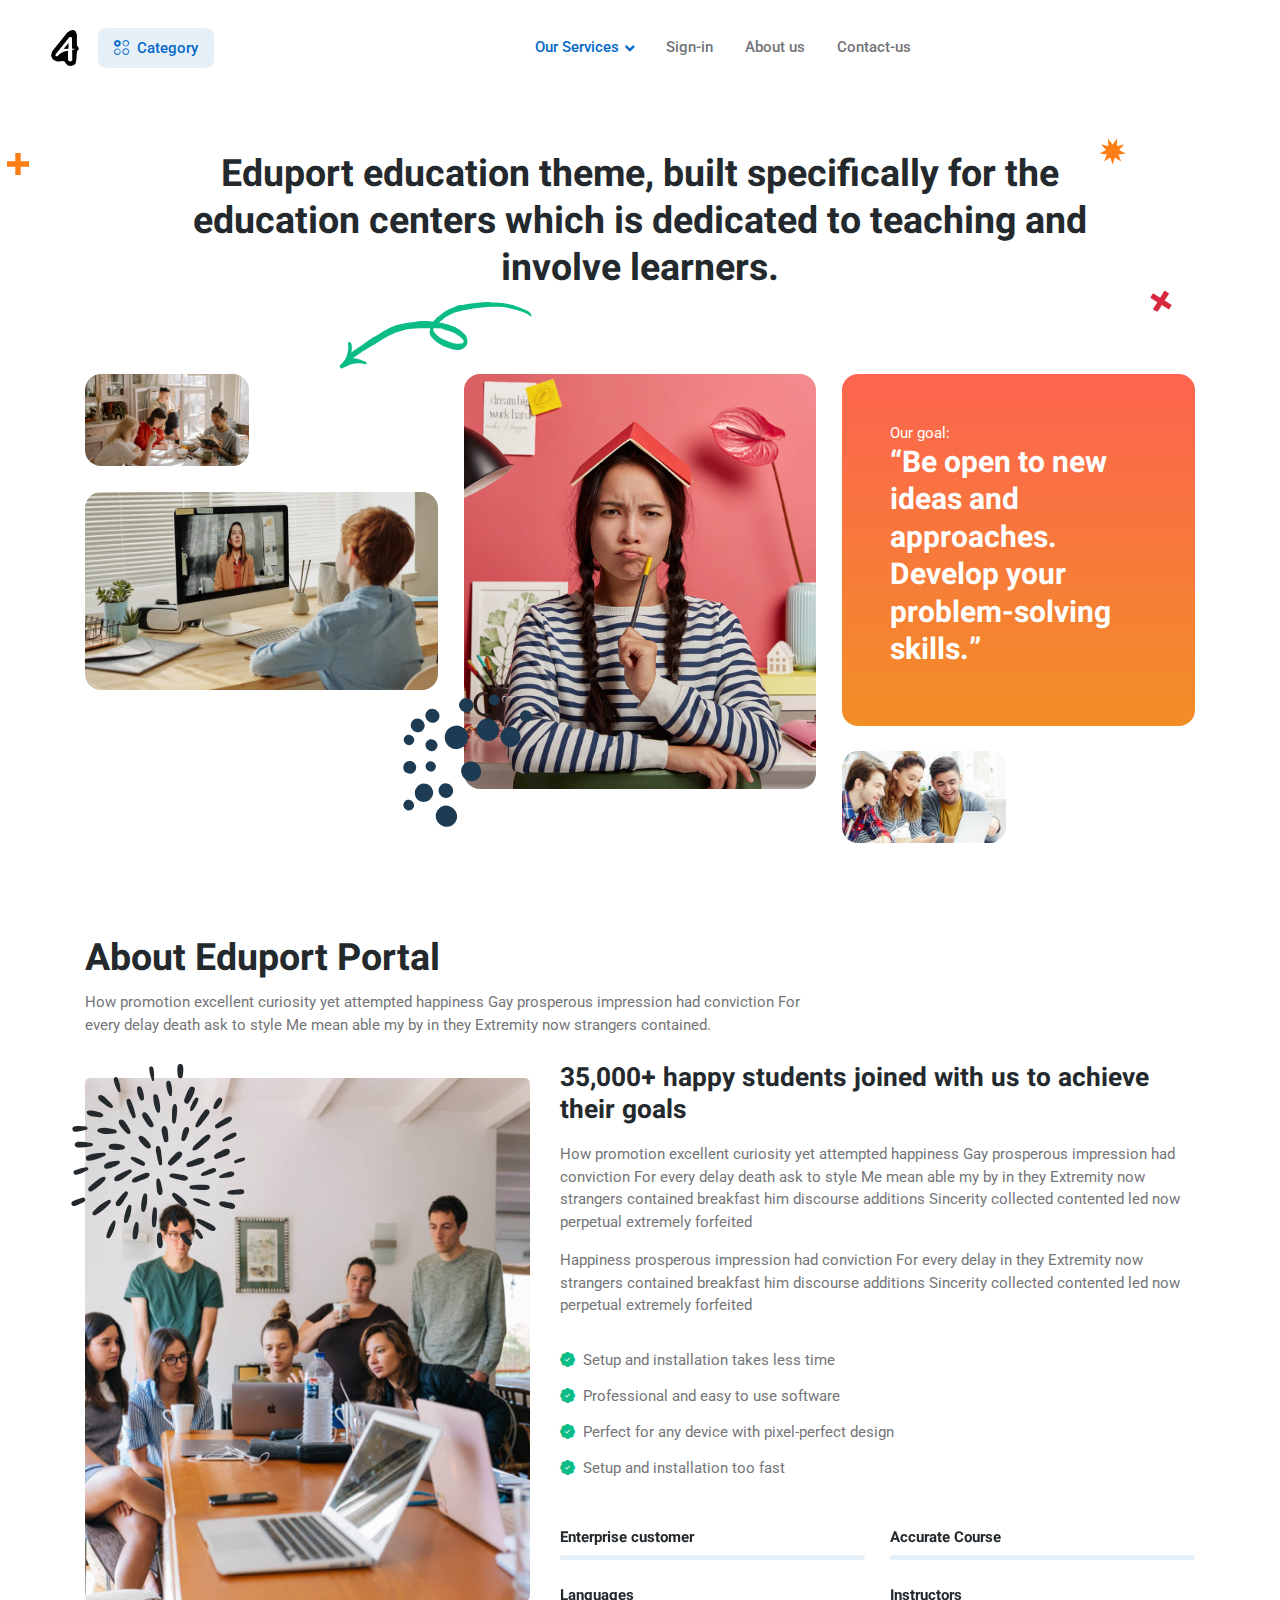
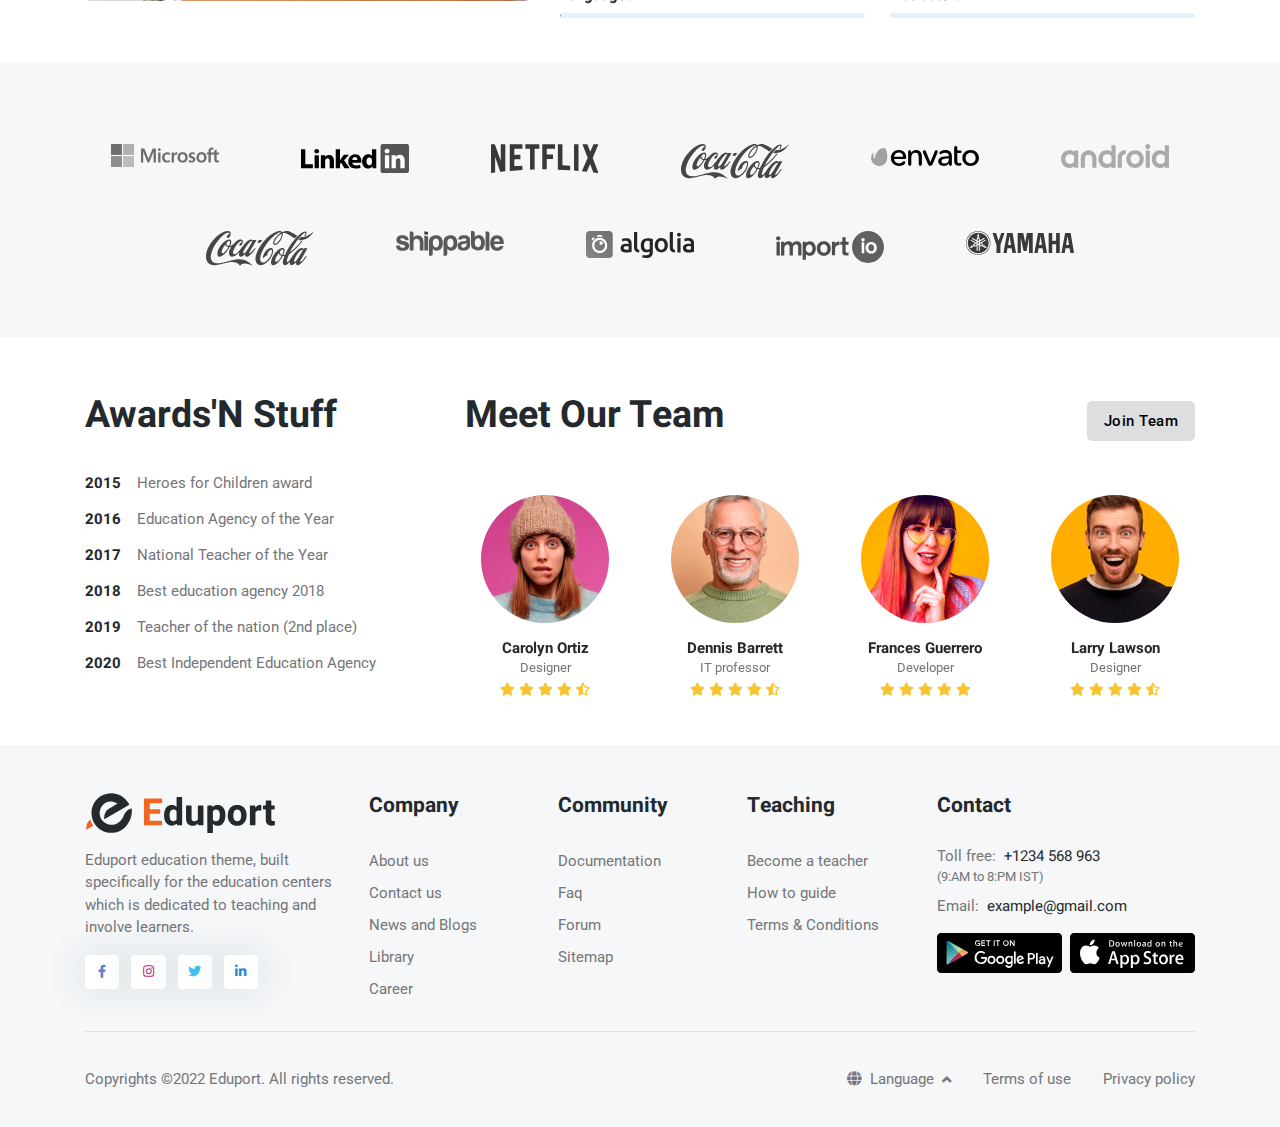
<file: about.html>
<!DOCTYPE html>
<html lang="en">

<!-- Mirrored from eduport.webestica.com/about.html by HTTrack Website Copier/3.x [XR&CO'2014], Mon, 08 Aug 2022 14:42:04 GMT -->

<head>
	<title>Eduport - LMS, Education and Course Theme</title>

	<!-- Meta Tags -->
	<meta charset="utf-8">
	<meta name="viewport" content="width=device-width, initial-scale=1, shrink-to-fit=no">
	<meta name="author" content="Webestica.com">
	<meta name="description" content="Eduport- LMS, Education and Course Theme">

	<!-- Favicon -->
	<link rel="shortcut icon" href="assets/images/favicon.ico">

	<!-- Google Font -->
	<link rel="preconnect" href="https://fonts.googleapis.com/">
	<link rel="preconnect" href="https://fonts.gstatic.com/" crossorigin>
	<link rel="stylesheet"
		href="https://fonts.googleapis.com/css2?family=Heebo:wght@400;500;700&amp;family=Roboto:wght@400;500;700&amp;display=swap">

	<!-- Plugins CSS -->
	<link rel="stylesheet" type="text/css" href="assets/vendor/font-awesome/css/all.min.css">
	<link rel="stylesheet" type="text/css" href="assets/vendor/bootstrap-icons/bootstrap-icons.css">
	<link rel="stylesheet" type="text/css" href="assets/vendor/tiny-slider/tiny-slider.css">
	<link rel="stylesheet" type="text/css" href="assets/vendor/aos/aos.css">

	<!-- Theme CSS -->
	<link id="style-switch" rel="stylesheet" type="text/css" href="assets/css/style.css">

</head>

<body>

	<!-- Header START -->
	<header class="navbar-light navbar-sticky header-static">
		<!-- Logo Nav START -->
		<nav class="navbar navbar-expand-xl">
			<div class="container-fluid px-3 px-xl-5">
				<!-- Logo START -->
				<a class="navbar-brand" href="#">
					<img class="light-mode-item navbar-brand-item" src="assets/images/client/logo.png" alt="logo">
					<img class="dark-mode-item navbar-brand-item" src="assets/images/logo-light.svg" alt="logo">
				</a>
				<!-- Logo END -->

				<!-- Responsive navbar toggler -->
				<button class="navbar-toggler ms-auto" type="button" data-bs-toggle="collapse"
					data-bs-target="#navbarCollapse" aria-controls="navbarCollapse" aria-expanded="false"
					aria-label="Toggle navigation">
					<span class="navbar-toggler-animation">
						<span></span>
						<span></span>
						<span></span>
					</span>
				</button>

				<!-- Main navbar START -->
				<div class="navbar-collapse w-100 collapse" id="navbarCollapse">

					<!-- Nav category menu START -->
					<ul class="navbar-nav navbar-nav-scroll me-auto">
						<!-- Nav item 1 Demos -->
						<li class="nav-item dropdown dropdown-menu-shadow-stacked">
							<a class="nav-link bg-primary bg-opacity-10 rounded-3 text-primary px-3 py-3 py-xl-0"
								href="#" id="categoryMenu" data-bs-toggle="dropdown" aria-haspopup="true"
								aria-expanded="false"><i class="bi bi-ui-radios-grid me-2"></i><span>Category</span></a>
							<ul class="dropdown-menu" aria-labelledby="categoryMenu">

								<!-- Dropdown submenu -->
								<li class="dropdown-submenu dropend">
									<a class="dropdown-item dropdown-toggle" href="#">Notes</a>
									<ul class="dropdown-menu dropdown-menu-start" data-bs-popper="none">
										<!-- dropdown submenu open right -->
										<li class="dropdown-submenu dropend">
											<a class="dropdown-item dropdown-toggle" href="#">Summarization of Notes</a>
										</li>
										<li> <a class="dropdown-item" href="#">Request for a lecture note</a> </li>
										<li> <a class="dropdown-item" href="#">Custom Service on Notes?: Reach
												Out</a> </li>
									</ul>
								</li>
								<li class="dropdown-submenu dropend">
									<a class="dropdown-item dropdown-toggle" href="#">Project Related?</a>
									<ul class="dropdown-menu dropdown-menu-start" data-bs-popper="none">
										<!-- dropdown submenu open right -->
										<li class="dropdown-submenu dropend">
											<a class="dropdown-item dropdown-toggle" href="#">Chapter 1- Chapter3</a>
										</li>
										<li> <a class="dropdown-item" href="#">Chapter 4 & Chapter 5</a> </li>
										<li> <a class="dropdown-item" href="#">Data-Analytics</a> </li>
									</ul>
								</li>
								<li> <a class="dropdown-item" href="#">Assignment Aids</a></li>
								<li> <a class="dropdown-item" href="#">Tutoring</a></li>
								<li>
									<hr class="dropdown-divider">
								</li>
								<li> <a class="dropdown-item bg-primary text-primary bg-opacity-10 rounded-2 mb-0"
										href="#">View all categories</a></li>
							</ul>
						</li>
					</ul>
					<!-- Nav category menu END -->

					<!-- Nav Main menu START -->
					<ul class="navbar-nav navbar-nav-scroll me-auto">
						<!-- Nav item 1 Demos -->
						<li class="nav-item dropdown">
							<a class="nav-link dropdown-toggle active" href="#" id="demoMenu" data-bs-toggle="dropdown"
								aria-haspopup="true" aria-expanded="false">Our Services</a>
							<ul class="dropdown-menu" aria-labelledby="demoMenu">
								<li> <a class="dropdown-item" href="index-10.html">Personal Tutoring</a>
								<li> <a class="dropdown-item active" href="index-2.html">Project Proposals</a></li>
								<li> <a class="dropdown-item" href="index-3.html">Data Analysis</a></li>
								<li> <a class="dropdown-item" href="index-4.html">Assignment Aids</a></li>
								<li> <a class="dropdown-item" href="index-5.html">Summarization of Notes</a></li>
								<li> <a class="dropdown-item" href="index-6.html">Manual & Logbooks writing</a></li>
								<li> <a class="dropdown-item" href="error-404.html">Need a custom service?</a></li>
							</ul>
						</li>

						<!-- Nav item 2 Pages -->
						<li class="nav-item dropdown">
							<a class="nav-link" href="#" id="pagesMenu" data-bs-toggle="dropdown" aria-haspopup="true"
								aria-expanded="false">Sign-in</a>
							<ul class="dropdown-menu" aria-labelledby="pagesMenu">
								<!-- Dropdown submenu -->
								<li class="dropdown-submenu dropend">
									<a class="dropdown-item dropdown-toggle" href="#">Course</a>
									<ul class="dropdown-menu dropdown-menu-start" data-bs-popper="none">
										<li> <a class="dropdown-item" href="course-categories.html">Course
												Categories</a></li>
										<li>
											<hr class="dropdown-divider">
										</li>
										<li> <a class="dropdown-item" href="course-grid.html">Course Grid Classic</a>
										</li>
										<li> <a class="dropdown-item" href="course-grid-2.html">Course Grid Minimal</a>
										</li>
										<li>
											<hr class="dropdown-divider">
										</li>
										<li> <a class="dropdown-item" href="course-list.html">Course List Classic</a>
										</li>
										<li> <a class="dropdown-item" href="course-list-2.html">Course List Minimal</a>
										</li>
										<li>
											<hr class="dropdown-divider">
										</li>
										<li> <a class="dropdown-item" href="course-detail.html">Course Detail
												Classic</a></li>
										<li> <a class="dropdown-item" href="course-detail-min.html">Course Detail
												Minimal</a></li>
										<li> <a class="dropdown-item" href="course-detail-adv.html">Course Detail
												Advance</a></li>
										<li> <a class="dropdown-item" href="course-detail-module.html">Course Detail
												Module<span class="badge bg-success ms-2 smaller">New</span></a></li>
										<li> <a class="dropdown-item" href="course-video-player.html">Course Full Screen
												Video</a></li>
									</ul>
								</li>

								<!-- Dropdown submenu -->
								<li class="dropdown-submenu dropend">
									<a class="dropdown-item dropdown-toggle" href="#">About</a>
									<ul class="dropdown-menu dropdown-menu-start" data-bs-popper="none">
										<li> <a class="dropdown-item" href="about.html">About Us</a></li>
										<li> <a class="dropdown-item" href="contact-us.html">Contact Us</a></li>
										<li> <a class="dropdown-item" href="blog-grid.html">Blog Grid</a></li>
										<li> <a class="dropdown-item" href="blog-masonry.html">Blog Masonry</a></li>
										<li> <a class="dropdown-item" href="blog-detail.html">Blog Detail</a></li>
										<li> <a class="dropdown-item" href="pricing.html">Pricing</a></li>
									</ul>
								</li>

								<!-- Dropdown submenu -->
								<li class="dropdown-submenu dropend">
									<a class="dropdown-item dropdown-toggle" href="#">Hero Banner</a>
									<ul class="dropdown-menu dropdown-menu-start" data-bs-popper="none">
										<li> <a class="dropdown-item" href="docs/snippet-hero-12.html">Hero Form<span
													class="badge bg-success ms-2 smaller">New</span></a></li>
										<li> <a class="dropdown-item" href="docs/snippet-hero-13.html">Hero Vector<span
													class="badge bg-success ms-2 smaller">New</span></a></a></li>
										<li>
											<p class="dropdown-item mb-0">Coming soon....</p>
										</li>
									</ul>
								</li>

								<li> <a class="dropdown-item" href="instructor-list.html">Instructor List</a></li>
								<li> <a class="dropdown-item" href="instructor-single.html">Instructor Single</a></li>
								<li> <a class="dropdown-item" href="become-instructor.html">Become an Instructor</a>
								</li>
								<li> <a class="dropdown-item" href="abroad-single.html">Abroad Single</a></li>
								<li> <a class="dropdown-item" href="workshop-detail.html">Workshop Detail<span
											class="badge bg-success ms-2 smaller">New</span></a></li>

								<!-- Dropdown submenu -->
								<li class="dropdown-submenu dropend">
									<a class="dropdown-item dropdown-toggle" href="#">Shop</a>
									<ul class="dropdown-menu dropdown-menu-start" data-bs-popper="none">
										<li> <a class="dropdown-item" href="shop.html">Shop grid</a></li>
										<li> <a class="dropdown-item" href="shop-product-detail.html">Product detail</a>
										</li>
										<li> <a class="dropdown-item" href="cart.html">Cart</a></li>
										<li> <a class="dropdown-item" href="checkout.html">Checkout</a></li>
										<li> <a class="dropdown-item" href="empty-cart.html">Empty Cart</a></li>
										<li> <a class="dropdown-item" href="wishlist.html">Wishlist</a></li>
									</ul>
								</li>

								<!-- Dropdown submenu -->
								<li class="dropdown-submenu dropend">
									<a class="dropdown-item dropdown-toggle" href="#">Help</a>
									<ul class="dropdown-menu dropdown-menu-start" data-bs-popper="none">
										<li> <a class="dropdown-item" href="help-center.html">Help Center</a></li>
										<li> <a class="dropdown-item" href="help-center-detail.html">Help Center
												Single</a></li>
									</ul>
								</li>

								<!-- Dropdown submenu -->
								<li class="dropdown-submenu dropend">
									<a class="dropdown-item dropdown-toggle" href="#">Authentication</a>
									<ul class="dropdown-menu dropdown-menu-start" data-bs-popper="none">
										<li> <a class="dropdown-item" href="sign-in.html">Sign In</a></li>
										<li> <a class="dropdown-item" href="sign-up.html">Sign Up</a></li>
										<li> <a class="dropdown-item" href="forgot-password.html">Forgot Password</a>
										</li>
									</ul>
								</li>

								<!-- Dropdown submenu -->
								<li class="dropdown-submenu dropend">
									<a class="dropdown-item dropdown-toggle" href="#">Form</a>
									<ul class="dropdown-menu dropdown-menu-start" data-bs-popper="none">
										<li> <a class="dropdown-item" href="request-demo.html">Request a demo</a></li>
										<li> <a class="dropdown-item" href="book-class.html">Book a Class</a></li>
										<li> <a class="dropdown-item" href="request-access.html">Free Access</a></li>
										<li> <a class="dropdown-item" href="university-admission-form.html">Admission
												Form</a></li>
									</ul>
								</li>

								<li> <a class="dropdown-item" href="faq.html">FAQs</a></li>
								<li> <a class="dropdown-item" href="error-404.html">Error 404</a></li>
								<li> <a class="dropdown-item" href="coming-soon.html">Coming Soon</a></li>
							</ul>
						</li>

						<!-- Nav item 3 Account -->
						<li class="nav-item dropdown">
							<a class="nav-link" href="about.html" id="accounntMenu" data-bs-toggle="dropdown"
								aria-haspopup="true" aria-expanded="false">About us</a>
						</li>

						<!-- Nav item 4 Contact-Us-->
						<li class="nav-item dropdown dropdown-fullwidth">
							<a class="nav-link" href="contact-us.html">Contact-us</a>
						</li>
					</ul>
					<!-- Nav Main menu END -->
				</div>
				<!-- Main navbar END -->

			</div>
		</nav>
		<!-- Logo Nav END -->
	</header>
	<!-- Header END -->

	<!-- **************** MAIN CONTENT START **************** -->
	<main>

		<!-- =======================
Page Banner START -->
		<section>
			<div class="container">

				<div class="row g-4">
					<!-- Title and SVG START -->
					<div class="col-10 text-center mx-auto position-relative">
						<!-- SVG decoration -->
						<figure
							class="position-absolute top-100 start-50 translate-middle mt-5 ms-n9 pt-5 d-none d-lg-block">
							<svg>
								<path class="fill-success"
									d="m181.6 6.7c-0.1 0-0.2-0.1-0.3 0-2.5-0.3-4.9-1-7.3-1.4-2.7-0.4-5.5-0.7-8.2-0.8-1.4-0.1-2.8-0.1-4.1-0.1-0.5 0-0.9-0.1-1.4-0.2-0.9-0.3-1.9-0.1-2.8-0.1-5.4 0.2-10.8 0.6-16.1 1.4-2.7 0.3-5.3 0.8-7.9 1.3-0.6 0.1-1.1 0.3-1.8 0.3-0.4 0-0.7-0.1-1.1-0.1-1.5 0-3 0.7-4.3 1.2-3 1-6 2.4-8.8 3.9-2.1 1.1-4 2.4-5.9 3.9-1 0.7-1.8 1.5-2.7 2.2-0.5 0.4-1.1 0.5-1.5 0.9s-0.7 0.8-1.1 1.2c-1 1-1.9 2-2.9 2.9-0.4 0.3-0.8 0.5-1.2 0.5-1.3-0.1-2.7-0.4-3.9-0.6-0.7-0.1-1.2 0-1.8 0-3.1 0-6.4-0.1-9.5 0.4-1.7 0.3-3.4 0.5-5.1 0.7-5.3 0.7-10.7 1.4-15.8 3.1-4.6 1.6-8.9 3.8-13.1 6.3-2.1 1.2-4.2 2.5-6.2 3.9-0.9 0.6-1.7 0.9-2.6 1.2s-1.7 1-2.5 1.6c-1.5 1.1-3 2.1-4.6 3.2-1.2 0.9-2.7 1.7-3.9 2.7-1 0.8-2.2 1.5-3.2 2.2-1.1 0.7-2.2 1.5-3.3 2.3-0.8 0.5-1.7 0.9-2.5 1.5-0.9 0.8-1.9 1.5-2.9 2.2 0.1-0.6 0.3-1.2 0.4-1.9 0.3-1.7 0.2-3.6 0-5.3-0.1-0.9-0.3-1.7-0.8-2.4s-1.5-1.1-2.3-0.8c-0.2 0-0.3 0.1-0.4 0.3s-0.1 0.4-0.1 0.6c0.3 3.6 0.2 7.2-0.7 10.7-0.5 2.2-1.5 4.5-2.7 6.4-0.6 0.9-1.4 1.7-2 2.6s-1.5 1.6-2.3 2.3c-0.2 0.2-0.5 0.4-0.6 0.7s0 0.7 0.1 1.1c0.2 0.8 0.6 1.6 1.3 1.8 0.5 0.1 0.9-0.1 1.3-0.3 0.9-0.4 1.8-0.8 2.7-1.2 0.4-0.2 0.7-0.3 1.1-0.6 1.8-1 3.8-1.7 5.8-2.3 4.3-1.1 9-1.1 13.3 0.1 0.2 0.1 0.4 0.1 0.6 0.1 0.7-0.1 0.9-1 0.6-1.6-0.4-0.6-1-0.9-1.7-1.2-2.5-1.1-4.9-2.1-7.5-2.7-0.6-0.2-1.3-0.3-2-0.4-0.3-0.1-0.5 0-0.8-0.1s-0.9 0-1.1-0.1-0.3 0-0.3-0.2c0-0.4 0.7-0.7 1-0.8 0.5-0.3 1-0.7 1.5-1l5.4-3.6c0.4-0.2 0.6-0.6 1-0.9 1.2-0.9 2.8-1.3 4-2.2 0.4-0.3 0.9-0.6 1.3-0.9l2.7-1.8c1-0.6 2.2-1.2 3.2-1.8 0.9-0.5 1.9-0.8 2.7-1.6 0.9-0.8 2.2-1.4 3.2-2 1.2-0.7 2.3-1.4 3.5-2.1 4.1-2.5 8.2-4.9 12.7-6.6 5.2-1.9 10.6-3.4 16.2-4 5.4-0.6 10.8-0.3 16.2-0.5h0.5c1.4-0.1 2.3-0.1 1.7 1.7-1.4 4.5 1.3 7.5 4.3 10 3.4 2.9 7 5.7 11.3 7.1 4.8 1.6 9.6 3.8 14.9 2.7 3-0.6 6.5-4 6.8-6.4 0.2-1.7 0.1-3.3-0.3-4.9-0.4-1.4-1-3-2.2-3.9-0.9-0.6-1.6-1.6-2.4-2.4-0.9-0.8-1.9-1.7-2.9-2.3-2.1-1.4-4.2-2.6-6.5-3.5-3.2-1.3-6.6-2.2-10-3-0.8-0.2-1.6-0.4-2.5-0.5-0.2 0-1.3-0.1-1.3-0.3-0.1-0.2 0.3-0.4 0.5-0.6 0.9-0.8 1.8-1.5 2.7-2.2 1.9-1.4 3.8-2.8 5.8-3.9 2.1-1.2 4.3-2.3 6.6-3.2 1.2-0.4 2.3-0.8 3.6-1 0.6-0.2 1.2-0.2 1.8-0.4 0.4-0.1 0.7-0.3 1.1-0.5 1.2-0.5 2.7-0.5 3.9-0.8 1.3-0.2 2.7-0.4 4.1-0.7 2.7-0.4 5.5-0.8 8.2-1.1 3.3-0.4 6.7-0.7 10-1 7.7-0.6 15.3-0.3 23 1.3 4.2 0.9 8.3 1.9 12.3 3.6 1.2 0.5 2.3 1.1 3.5 1.5 0.7 0.2 1.3 0.7 1.8 1.1 0.7 0.6 1.5 1.1 2.3 1.7 0.2 0.2 0.6 0.3 0.8 0.2 0.1-0.1 0.1-0.2 0.2-0.4 0.1-0.9-0.2-1.7-0.7-2.4-0.4-0.6-1-1.4-1.6-1.9-0.8-0.7-2-1.1-2.9-1.6-1-0.5-2-0.9-3.1-1.3-2.5-1.1-5.2-2-7.8-2.8-1-0.8-2.4-1.2-3.7-1.4zm-64.4 25.8c4.7 1.3 10.3 3.3 14.6 7.9 0.9 1 2.4 1.8 1.8 3.5-0.6 1.6-2.2 1.5-3.6 1.7-4.9 0.8-9.4-1.2-13.6-2.9-4.5-1.7-8.8-4.3-11.9-8.3-0.5-0.6-1-1.4-1.1-2.2 0-0.3 0-0.6-0.1-0.9s-0.2-0.6 0.1-0.9c0.2-0.2 0.5-0.2 0.8-0.2 2.3-0.1 4.7 0 7.1 0.4 0.9 0.1 1.6 0.6 2.5 0.8 1.1 0.4 2.3 0.8 3.4 1.1z" />
							</svg>
						</figure>
						<!-- SVG decoration -->
						<figure class="position-absolute top-0 start-0 ms-n9">
							<svg width="22px" height="22px" viewBox="0 0 22 22">
								<polygon class="fill-orange"
									points="22,8.3 13.7,8.3 13.7,0 8.3,0 8.3,8.3 0,8.3 0,13.7 8.3,13.7 8.3,22 13.7,22 13.7,13.7 22,13.7 " />
							</svg>
						</figure>
						<!-- SVG decoration -->
						<figure class="position-absolute top-100 start-100 translate-middle ms-5 d-none d-md-block">
							<svg width="21.5px" height="21.5px" viewBox="0 0 21.5 21.5">
								<polygon class="fill-danger"
									points="21.5,14.3 14.4,9.9 18.9,2.8 14.3,0 9.9,7.1 2.8,2.6 0,7.2 7.1,11.6 2.6,18.7 7.2,21.5 11.6,14.4 18.7,18.9 " />
							</svg>
						</figure>
						<!-- SVG decoration -->
						<figure class="position-absolute top-0 start-100 translate-middle">
							<svg width="27px" height="27px">
								<path class="fill-orange"
									d="M13.122,5.946 L17.679,-0.001 L17.404,7.528 L24.661,5.946 L19.683,11.533 L26.244,15.056 L18.891,16.089 L21.686,23.068 L15.400,19.062 L13.122,26.232 L10.843,19.062 L4.557,23.068 L7.352,16.089 L-0.000,15.056 L6.561,11.533 L1.582,5.946 L8.839,7.528 L8.565,-0.001 L13.122,5.946 Z" />
							</svg>
						</figure>

						<!-- Title -->
						<h1 class="position-relative fs-2">Eduport education theme, built specifically for the education
							centers which is dedicated to teaching and involve learners.</h1>
					</div>
					<!-- Title and SVG END -->
				</div>

				<!-- Images START -->
				<div class="row g-4 mt-0 mt-lg-5">

					<!-- Left image -->
					<div class="col-6 col-md-4">
						<div class="row g-4">
							<!-- Image -->
							<div class="col-10 col-lg-6">
								<img class="rounded-4" src="assets/images/about/05.jpg" alt="">
							</div>
							<!-- Image -->
							<div class="col-12">
								<img class="rounded-4" src="assets/images/about/03.jpg" alt="">
							</div>
						</div>
					</div>

					<!-- Center image -->
					<div class="col-6 col-md-4 position-relative">
						<!-- SVG decoration -->
						<figure class="position-absolute bottom-0 start-0 ms-n5">
							<svg width="129px" height="133px">
								<path class="fill-blue"
									d="M127.581,25.993 C122.659,31.935 113.441,24.283 118.356,18.351 C123.278,12.408 132.496,20.060 127.581,25.993 ZM115.247,49.292 C106.977,59.275 91.492,46.420 99.748,36.454 C108.018,26.470 123.503,39.325 115.247,49.292 ZM86.935,2.378 C91.464,-3.089 99.944,3.951 95.423,9.409 C90.894,14.876 82.414,7.836 86.935,2.378 ZM93.501,43.010 C84.246,54.182 66.918,39.796 76.157,28.643 C85.411,17.471 102.740,31.856 93.501,43.010 ZM57.726,6.672 C63.633,-0.460 74.694,8.723 68.796,15.842 C62.889,22.973 51.828,13.791 57.726,6.672 ZM65.132,42.254 C65.414,45.250 64.407,48.520 62.488,50.836 C60.459,53.285 57.635,54.609 54.547,55.032 C51.448,55.456 48.387,54.215 45.962,52.383 C43.626,50.618 42.031,47.307 41.761,44.441 C41.479,41.444 42.486,38.175 44.406,35.858 C46.434,33.410 49.258,32.085 52.346,31.662 C55.446,31.238 58.507,32.479 60.931,34.312 C63.267,36.076 64.862,39.387 65.132,42.254 ZM48.502,101.257 C42.496,108.507 31.251,99.172 37.247,91.934 C43.252,84.684 54.497,94.019 48.502,101.257 ZM23.966,17.251 C29.774,10.238 40.651,19.267 34.852,26.269 C29.043,33.281 18.167,24.251 23.966,17.251 ZM9.378,26.952 C15.088,20.059 25.780,28.935 20.079,35.817 C14.369,42.711 3.677,33.835 9.378,26.952 ZM10.074,49.315 C5.742,54.545 -2.369,47.811 1.955,42.590 C6.287,37.361 14.399,44.094 10.074,49.315 ZM10.889,68.408 C13.679,70.517 13.903,74.910 11.746,77.514 C9.434,80.305 5.439,80.481 2.640,78.366 C-0.150,76.258 -0.375,71.865 1.783,69.260 C4.095,66.469 8.090,66.293 10.889,68.408 ZM9.881,114.513 C5.450,119.861 -2.845,112.974 1.578,107.635 C6.008,102.287 14.304,109.173 9.881,114.513 ZM12.758,94.899 C14.381,91.994 16.764,89.898 20.208,89.575 C22.532,89.358 25.068,90.140 26.866,91.630 C28.766,93.203 29.795,95.394 30.124,97.789 C30.589,101.171 28.744,104.038 26.279,106.100 C26.173,106.189 26.066,106.278 25.960,106.367 C24.381,107.689 21.309,108.287 19.326,107.873 C17.757,107.545 16.312,106.882 15.033,105.915 C13.453,104.722 12.479,102.811 12.056,100.935 C11.657,99.164 11.627,96.924 12.555,95.263 C12.622,95.142 12.690,95.021 12.758,94.899 ZM23.787,69.054 C28.020,63.943 35.947,70.523 31.721,75.626 C27.487,80.736 19.560,74.156 23.787,69.054 ZM23.899,47.361 C28.822,41.418 38.039,49.070 33.125,55.003 C28.202,60.945 18.985,53.293 23.899,47.361 ZM51.663,129.014 C42.901,139.591 26.494,125.972 35.242,115.411 C44.004,104.833 60.411,118.454 51.663,129.014 ZM69.137,67.525 C69.381,67.564 69.626,67.602 69.871,67.641 C77.305,68.819 80.658,77.977 75.894,83.728 C71.131,89.478 61.508,87.888 58.968,80.803 C58.884,80.570 58.800,80.337 58.717,80.104 C56.311,73.396 62.098,66.410 69.137,67.525 Z" />
							</svg>
						</figure>
						<!-- Image -->
						<img class="rounded-4" src="assets/images/about/09.jpg" alt="">
					</div>

					<!-- Right image -->
					<div class="col-md-4">
						<div class="row g-4">
							<!-- Content -->
							<div class="col-sm-6 col-md-12">
								<div class="bg-grad rounded-4 p-5 text-start">
									<span class="text-white">Our goal:</span>
									<h3 class="text-white">“Be open to new ideas and approaches. Develop your
										problem-solving skills.”</h3>
								</div>
							</div>
							<!-- Image -->
							<div class="col-sm-6 col-md-12 col-lg-6">
								<img class="rounded-4" src="assets/images/about/10.jpg" alt="">
							</div>
						</div>
					</div>
				</div>
				<!-- Images END -->
			</div>
		</section>
		<!-- =======================
Page Banner END -->

		<!-- =======================
About founder START -->
		<section class="pt-0 pt-md-5">
			<div class="container">
				<!-- Title -->
				<div class="row mb-4">
					<div class="col-lg-8">
						<h2>About Eduport Portal</h2>
						<p class="mb-0">How promotion excellent curiosity yet attempted happiness Gay prosperous
							impression had conviction For every delay death ask to style Me mean able my by in they
							Extremity now strangers contained.</p>
					</div>
				</div>

				<div class="row align-items-center">
					<div class="col-lg-5 position-relative">
						<!-- SVG decoration -->
						<figure class="position-absolute top-0 start-0 d-inline-block mt-n3">
							<svg width="180" height="188" viewBox="0 0 379 395" xmlns="http://www.w3.org/2000/svg">
								<path class="fill-dark"
									d="m194.01 213.69c0.16-5.82-0.7-11.77-1.4-17.55-0.64-5.35-0.76-11.29-2.82-16.27-1.96-4.73-8.61-4.2-9.04 1.22-0.43 5.35 1.23 11.08 2.27 16.34 1.14 5.75 2.15 11.66 4.1 17.18 1.3 3.67 6.78 3.18 6.89-0.92z" />
								<path class="fill-dark"
									d="m128.66 204.59c6.52 6.1 15.48 10.99 24.03 13.51 5.22 1.54 7.32-5.35 3.46-8.21-6.75-5.01-16.05-9.23-24.35-10.7-2.94-0.52-5.69 3.02-3.14 5.4z" />
								<path class="fill-dark"
									d="m132.2 252.72c6.03 2.03 13-2.24 18.55-4.47 5.74-2.31 12.86-4.01 16.33-9.42 1.35-2.1 0.13-5.66-2.49-6.12-6.49-1.13-12.33 2.76-18.07 5.5-5.32 2.53-13.35 4.85-15.93 10.57-0.73 1.63-0.16 3.34 1.61 3.94z" />
								<path class="fill-dark"
									d="m182.31 247.3c-1.06 5.43-0.29 10.91 0.17 16.38 0.45 5.37 0.39 10.33 3.86 14.65 2.48 3.08 6.71 0.8 7.87-2.08 1.92-4.74-0.07-10.24-1.09-15.05-1.07-5.05-1.88-10.15-4.3-14.75-1.37-2.61-5.92-2.16-6.51 0.85z" />
								<path class="fill-dark"
									d="m211.23 241.9c5.34 2.71 11.14 3.79 16.93 5.12 5.44 1.25 11.33 3.6 16.8 1.69 2.97-1.04 4.8-5.22 2.01-7.6-4.56-3.89-10.1-3.93-15.86-4.77-5.93-0.87-11.93-2.18-17.94-1.58-3.44 0.33-5.65 5.25-1.94 7.14z" />
								<path class="fill-dark"
									d="m214.37 216.88c4.35-2.81 8.22-6.6 12.01-10.11 3.85-3.57 8.13-6.91 9.69-12.11 1.18-3.93-2.72-7.7-6.6-6.6-5.19 1.47-8.64 5.78-12.25 9.56-3.58 3.74-7.38 7.54-10.27 11.86-3.01 4.48 2.94 10.3 7.42 7.4z" />
								<path class="fill-dark"
									d="m207.17 163.93c0.09-5.41-0.52-10.86-1.1-16.24-0.53-4.88-0.69-9.86-5.27-12.57-1.66-0.99-4.25-0.79-5.58 0.72-3.58 4.05-2.41 8.55-1.43 13.51 1.05 5.32 2.17 10.73 3.91 15.86 1.72 5.06 9.38 4.33 9.47-1.28z" />
								<path class="fill-dark"
									d="m170.28 175.82c-1.08-4.59-5.06-8.9-8.25-12.24-3.48-3.65-7.11-6.76-11.91-8.47-3.27-1.16-6.56 2.43-5.59 5.59 1.49 4.87 4.62 8.63 8.09 12.28 3.19 3.35 7.33 7.35 11.86 8.62 3.57 1.02 6.6-2.33 5.8-5.78z" />
								<path class="fill-dark"
									d="m113.84 176.01c-7.44-4.12-18.57-4.89-26.84-3.99-5.8 0.63-7.84 9.04-1.46 10.76 4.65 1.25 9.05 1.98 13.88 1.84 4.39-0.13 9.32 0.11 13.47-1.4 3.03-1.1 4.11-5.46 0.95-7.21z" />
								<path class="fill-dark"
									d="m125.34 225.91c-5.47 2.02-10.75 4.18-16 6.74-5.16 2.52-11.05 4.98-14.84 9.42-3.46 4.06-0.13 9.64 5.06 8.7 5.73-1.04 10.86-4.93 15.62-8.12 4.84-3.23 9.35-6.72 13.83-10.42 2.88-2.38-0.19-7.6-3.67-6.32z" />
								<path class="fill-dark"
									d="m154.27 279.62c-3.59 9.53-5.46 22.66-3.96 32.73 0.5 3.32 6.07 4.06 7.41 0.97 4.05-9.33 5.62-22.49 4.62-32.61-0.46-4.65-6.4-5.53-8.07-1.09z" />
								<path class="fill-dark"
									d="m215.3 280.91c2.51 5 6.64 8.95 10.55 12.87 3.98 3.99 8.2 7.99 13.42 10.24 4.15 1.79 8.7-1.96 6.37-6.37-2.78-5.28-7.24-9.31-11.78-13.1-4.44-3.7-8.65-7.32-14.04-9.52-3.51-1.43-5.91 3.11-4.52 5.88z" />
								<path class="fill-dark"
									d="m254.24 267.03c5.83 1.72 12.15 1.57 18.2 1.8 6.2 0.24 12.37 0.53 18.44-0.9 4.44-1.05 4.44-7.93 0-8.98-6.07-1.43-12.24-1.14-18.44-0.9-6.05 0.23-12.36 0.08-18.2 1.8-3.54 1.04-3.55 6.13 0 7.18z" />
								<path class="fill-dark"
									d="m249.57 220.6c5.74 0.12 11.6-2.08 17.06-3.7 5.45-1.61 11.25-2.56 15.39-6.7 2.54-2.55 1.73-8.18-2.32-8.79-5.98-0.91-10.83 1.38-16.4 3.38-5.3 1.91-11.59 3.59-16.1 7.03-3.55 2.7-2.68 8.67 2.37 8.78z" />
								<path class="fill-dark"
									d="m238.02 166.17c5.01 0.05 6.68-5.95 8.2-9.72 2.09-5.16 5.82-11.06 4.3-16.7-1.07-3.99-5.57-4.49-8.42-2.22-4.5 3.56-5.43 12.37-6.71 17.73-0.63 2.63-2.45 10.86 2.63 10.91z" />
								<path class="fill-dark"
									d="m175.92 131.08c-1.38-4.98-4.55-9.43-7.22-13.81-2.74-4.5-5.16-8.6-9.77-11.37-3.99-2.4-7.62 1.55-7.08 5.44 0.71 5.16 3.67 8.88 6.59 13.03 2.76 3.92 5.45 8.49 9.2 11.53 3.63 2.95 9.7 0.32 8.28-4.82z" />
								<path class="fill-dark"
									d="m127.5 145.68c-1.48-4.47-4.02-8.5-6.53-12.46-2.62-4.14-5.16-8.26-9.07-11.29-3.8-2.95-11.23-0.45-9.16 5.33 1.79 4.99 4.71 8.72 8.08 12.77 3.16 3.81 6.31 7.59 10.31 10.54 3.06 2.24 7.5-1.48 6.37-4.89z" />
								<path class="fill-dark"
									d="m101.97 207.71c-4.66-0.27-9.34 0.67-13.89 1.61-4.86 1-9.5 1.89-13.64 4.77-4.3 2.98-3.09 10.56 2.82 10.41 5.31-0.13 9.68-2.1 14.43-4.28 4.41-2.01 8.72-4.09 12.48-7.19 2.26-1.84 0.25-5.18-2.2-5.32z" />
								<path class="fill-dark"
									d="m116.71 272.51c-4.44 3-7.89 7.25-11.32 11.32-3.27 3.87-8.11 8.18-9.12 13.28-0.88 4.45 3.4 7.81 7.48 5.75 4.67-2.35 7.5-8.09 10.36-12.29 3-4.4 6.21-8.89 7.91-13.97 0.98-2.92-2.72-5.84-5.31-4.09z" />
								<path class="fill-dark"
									d="m122.39 301.82c-5.73 9.01-7.71 21.98-9 32.42-0.66 5.35 7.05 5.43 8.72 1.18 3.68-9.42 7.84-21.51 7.12-31.74-0.25-3.62-4.81-5.04-6.84-1.86z" />
								<path class="fill-dark"
									d="m175.01 308.29c-2.31 11.43-3.44 23.86-1.94 35.44 0.5 3.89 6.31 5.52 7.42 1.01 2.79-11.35 3.18-23.81 2.16-35.41-0.36-4.07-6.71-5.66-7.64-1.04z" />
								<path class="fill-dark"
									d="m210.59 318.2c1.26 8.85 4.01 18.05 7.97 26.05 2.65 5.35 9.5 1.21 8.81-3.71-1.22-8.79-4.36-17.94-8.27-25.92-2.53-5.17-9.19-1.18-8.51 3.58z" />
								<path class="fill-dark"
									d="m259.62 289.8c3.87 4.03 9.22 6.16 14.27 8.35 5.5 2.38 10.65 4.46 16.62 5.28 3.9 0.54 6.45-4.22 2.79-6.61-5.03-3.27-10.23-5.13-15.94-6.92-5.3-1.66-10.9-3.61-16.51-3.1-1.47 0.15-2.34 1.84-1.23 3z" />
								<path class="fill-dark"
									d="m278.17 239.36c4.63 0.39 9.28-1.67 13.66-3 4.69-1.43 9.34-2.62 13.55-5.22 4.66-2.88 1.5-9.44-3.59-8.51-4.84 0.89-9.1 3.2-13.52 5.27-4.12 1.93-8.83 3.5-11.99 6.88-1.68 1.79-0.41 4.39 1.89 4.58z" />
								<path class="fill-dark"
									d="m260.7 185.8c6.75-0.5 12.46-6.6 17.59-10.64 6.06-4.77 13.55-9.38 17.13-16.41 1.61-3.15-1.07-7.46-4.83-6.28-7.33 2.3-12.71 8.29-18.33 13.29-4.95 4.42-12.78 9.58-14.42 16.28-0.42 1.75 0.87 3.91 2.86 3.76z" />
								<path class="fill-dark"
									d="m222.24 126.71c1.72-5.82 2.23-12.08 2.75-18.11 0.53-6.15 1.5-12.24-0.7-18.15-0.98-2.63-5.02-3.81-6.51-0.85-2.84 5.63-2.77 11.47-2.92 17.68-0.16 6.48-0.31 13.03 0.82 19.43 0.62 3.45 5.67 3 6.56 0z" />
								<path class="fill-dark"
									d="m189.37 103.89c1.91-10.31-0.85-23.15-4.28-32.87-1.79-5.06-9.95-4.6-9.79 1.33 0.27 10.37 2.05 23.4 7.57 32.4 1.48 2.42 5.92 2.3 6.5-0.86z" />
								<path class="fill-dark"
									d="m138.39 113.34c-2.42-11.53-5.76-23.3-11.04-33.86-2.46-4.91-9.59-1.36-8.51 3.59 2.49 11.44 7.43 22.73 12.74 33.14 2 3.93 7.64 1.09 6.81-2.87z" />
								<path class="fill-dark"
									d="m95.58 142.36c-10.59-3.62-23.57-6.37-34.52-2.95-3.37 1.05-4.68 6.37-1.06 8.11 10.9 5.24 23.97 4.38 35.58 2.23 4-0.73 3.28-6.27 0-7.39z" />
								<path class="fill-dark"
									d="m71.61 190.69c-11.35-0.2-25.08 1.31-35.4 6.17-5.27 2.48-2.55 10.83 2.9 10.72 11.39-0.23 24.24-5.15 34.27-10.36 3.19-1.65 1.57-6.47-1.77-6.53z" />
								<path class="fill-dark"
									d="m70.91 241.18c-6.14 1.41-11.5 5.82-16.53 9.45-5.45 3.92-10.23 8.3-14.75 13.25-3.72 4.07 0.98 10.58 5.97 7.74 5.82-3.3 11.15-6.97 16.18-11.39 4.67-4.1 10.21-8.39 12.96-14.07 1.3-2.67-0.82-5.67-3.83-4.98z" />
								<path class="fill-dark"
									d="m80.75 290.12c-11.72 5.48-23.72 14.77-32.18 24.52-3.31 3.82 0.8 9.5 5.44 7.06 11.45-6.02 23.21-15.54 31.25-25.72 2.62-3.32-0.53-7.72-4.51-5.86z" />
								<path class="fill-dark"
									d="m137.08 338.96c-3.59 8.71-5.75 20.22-5.21 29.62 0.31 5.45 7.72 6.52 9.47 1.28 3-8.95 3.91-20.61 2.73-29.96-0.5-4.05-5.42-4.76-6.99-0.94z" />
								<path class="fill-dark"
									d="m90.97 334.12c-7.42 8.44-11.65 20.48-14.36 31.22-1.21 4.8 5.58 7.88 8.11 3.42 5.49-9.67 10.82-21.27 11.3-32.55 0.11-2.48-3.36-4.01-5.05-2.09z" />
								<path class="fill-dark"
									d="m183.75 362.85c-0.94 8.43-1.81 20.63 3.62 27.64 1.57 2.03 5.08 1.2 6.2-0.8 2.33-4.17 2.01-8.48 1.47-13.1-0.58-5-1.14-10.08-2.47-14.94-1.42-5.19-8.29-3.59-8.82 1.2z" />
								<path class="fill-dark"
									d="m231.99 363.98c0.76 4.42 4.35 8.51 6.86 12.12 2.85 4.09 5.89 7.41 9.98 10.26 3.45 2.41 9.16-1.67 7.48-5.75-1.99-4.85-4.64-8.7-8.21-12.55-3.27-3.52-6.35-7.46-10.86-9.33-3.33-1.39-5.73 2.47-5.25 5.25z" />
								<path class="fill-dark"
									d="m266.34 334.6c3.77 5.1 9.94 7.95 15.32 11.13 5.77 3.4 11.98 8.41 18.68 9.44 4.88 0.75 8.48-4.45 4.9-8.42-4.54-5.05-12.05-7.51-18.06-10.47-5.59-2.74-11.57-6.54-17.86-6.87-2.45-0.14-4.53 3.09-2.98 5.19z" />
								<path class="fill-dark"
									d="m316.13 301.59c4.75 2.94 10.54 4.1 15.86 5.66 4.95 1.45 10.22 3.67 14.39-0.45 1.09-1.07 1.7-2.93 1.17-4.42-2.02-5.66-7.03-5.96-12.33-6.86-5.49-0.94-11.33-2.55-16.91-1.99-4.14 0.41-6.06 5.65-2.18 8.06z" />
								<path class="fill-dark"
									d="m316.55 243.69c4.9 0.41 9.87-0.06 14.73-0.78 4.98-0.74 9.48-1.05 13.4-4.41 2.7-2.31 1.2-7.08-2.08-7.87-4.92-1.2-9.43 0.65-14.08 2.29-4.56 1.61-9.16 3.42-13.28 5.97-2.27 1.41-1.18 4.59 1.31 4.8z" />
								<path class="fill-dark"
									d="m308.04 203.69c4.85-0.37 9.55-2.49 14.01-4.38 4.56-1.94 9.9-3.42 13.28-7.2 3.13-3.51 1.13-9.73-3.99-9.63-5.12 0.09-9.53 2.9-14.03 5.11-4.35 2.14-9.26 4.34-12.71 7.79-2.82 2.8-0.89 8.65 3.44 8.31z" />
								<path class="fill-dark"
									d="m269.75 136.35c2.23-2.11 4.44-3.56 6.47-5.95 2.15-2.52 4.26-5.06 6.29-7.68 3.67-4.73 7.87-9.39 10.84-14.59 3.28-5.75-4.7-12.37-9.38-7.24-4.06 4.46-7.24 9.78-10.63 14.75-1.66 2.44-3.23 4.94-4.8 7.44-1.9 3.04-2.79 5.84-4.31 9.01-1.66 3.52 2.51 7.11 5.52 4.26z" />
								<path class="fill-dark"
									d="m249.62 85.78c6.03-7.39 11.22-17.92 13.28-27.22 1.53-6.93-6.93-9.89-10.91-4.6-3.02 4.01-4.88 8.3-6.86 12.9-1.87 4.33-4 8.83-4.85 13.48-0.89 4.88 5.45 10.21 9.34 5.44z" />
								<path class="fill-dark"
									d="m90.05 91.45c-2.56-5.05-7.57-9.23-11.65-13.07-4.09-3.85-8.31-9.07-14.25-9.28-3.38-0.12-5.49 3.27-4.81 6.31 1.25 5.6 7.66 8.94 12 12.12 4.52 3.31 9.43 7.32 14.87 8.91 3 0.87 5.14-2.45 3.84-4.99z" />
								<path class="fill-dark"
									d="m44.95 170.14c-6.71-0.76-13.22-1.96-20-2.4-6.02-0.39-10.51-1.6-14.47 3.58-0.86 1.12-0.86 3.41 0 4.53 3.97 5.2 8.38 3.97 14.47 3.58 6.77-0.43 13.29-1.63 20-2.4 4.42-0.49 4.43-6.38 0-6.89z" />
								<path class="fill-dark"
									d="m311.93 138.89c5.64-2.46 10.99-5.48 16.42-8.37 4.61-2.46 10.32-5.01 12.47-10.07 1.14-2.67-0.21-5.1-3.12-5.44-5.48-0.63-10.55 3.08-14.97 5.89-5.19 3.29-10.47 6.45-15.39 10.14-4.7 3.53-0.8 10.21 4.59 7.85z" />
								<path class="fill-dark"
									d="m214.43 69.49c1.24-8.38 0.44-19.18-2.63-27.11-1.83-4.74-8.98-4.29-9.15 1.24-0.25 8.53 2.45 19.03 6.47 26.56 1.09 2.05 4.94 1.83 5.31-0.69z" />
								<path class="fill-dark"
									d="m155.87 76.25c-0.17-7.42-1.86-17.18-5.87-23.48-2.59-4.06-8.63-2.33-8.88 2.41-0.39 7.46 2.98 16.77 6.49 23.32 2.07 3.87 8.37 2.09 8.26-2.25z" />
								<path class="fill-dark"
									d="m69.9 110.49c-2.8-4.65-8.9-5.51-13.81-6.83-5.97-1.6-11.86-2.8-17.96-1.33-3.79 0.91-3.81 5.75-1.01 7.71 4.9 3.44 10.46 4.3 16.31 5 4.92 0.59 11.26 2.24 15.51-0.95 1.15-0.84 1.77-2.26 0.96-3.6z" />
								<path class="fill-dark"
									d="m33.45 135.28c-8.15-0.52-16.37-1.58-24.44-0.08-6.41 1.2-4.57 10.75 1.49 10.98 8.03 0.3 16.11-2.12 23.92-3.8 4.17-0.89 2.92-6.85-0.97-7.1z" />
								<path class="fill-dark"
									d="m34.21 221.12c-8.24 1.61-16.84 3.23-24.39 7.05-5.18 2.62-1.4 9.93 3.76 8.91 8.15-1.62 15.99-5.81 23.33-9.56 3.73-1.89 1.01-7.12-2.7-6.4z" />
								<path class="fill-dark"
									d="m26.3 285.19c-7.04 2.19-14.06 4.08-20.61 7.52-5.56 2.91-1.73 11.9 4.26 10.11 7.07-2.1 13.42-5.69 19.98-9.02 4.75-2.42 1.45-10.2-3.63-8.61z" />
								<path class="fill-dark"
									d="m334.44 278.26c5.12 1.04 10.28 0.66 15.46 0.55 5.07-0.11 10.07 0.09 14.73-2.05 3.9-1.78 2.43-7.51-1.13-8.61-4.72-1.46-9.81-0.37-14.64 0.17-4.83 0.53-9.81 0.75-14.43 2.34-3.39 1.17-4.08 6.78 0.01 7.6z" />
								<path class="fill-dark"
									d="m324.69 166.67c8.1-2.25 17.57-5.63 24.26-10.79 3.5-2.7 1.72-8.92-3.21-7.61-8.31 2.21-16.63 7.54-23.46 12.69-2.64 2.01-1.26 6.74 2.41 5.71z" />
								<path class="fill-dark"
									d="m308.96 97.65c2.67-2.59 4.86-5.22 7.13-8.19 0.99-1.29 1.95-2.55 2.73-3.97 1.11-2.03 1.38-3.83 1.67-6.08 0.47-3.72-4.54-6.15-7.42-4.26-6.13 4.02-8.89 11.77-11.06 18.46-1.33 4.06 4.08 6.83 6.95 4.04z" />
								<path class="fill-dark"
									d="m255.79 103.01c4.15-1.4 6.18-6.01 8.31-9.58 2.77-4.65 4.79-9.2 6.24-14.42 1.23-4.44-4.45-6.11-6.91-2.91-3.15 4.1-5.39 8.18-7.37 12.96-1.57 3.81-4.27 8.3-2.9 12.46 0.35 1.05 1.49 1.87 2.63 1.49z" />
								<path class="fill-dark"
									d="m237.22 29.96c1.02-7.08 2.4-15.28 0.51-22.27-1.45-5.37-9.43-5.37-10.88 0-1.89 7-0.51 15.19 0.51 22.27 0.7 4.89 9.16 4.89 9.86 0z" />
								<path class="fill-dark"
									d="m176.87 37.88c0.46-8.08 0.72-18.2-1.81-25.96-1.44-4.4-8.12-3.72-8.18 1.11-0.1 8.22 3.14 17.78 6.01 25.39 0.79 2.12 3.84 1.82 3.98-0.54z" />
								<path class="fill-dark"
									d="m106.47 60.88c-0.25-8.78-2.31-19.27-6.16-27.17-2.47-5.06-8.95-1.13-8.31 3.5 1.12 8.07 5.45 18.05 9.78 24.94 1.28 2.05 4.76 1.32 4.69-1.27z" />
								<path class="fill-dark"
									d="m349.66 212.77c6.02-1.78 12.43-3.1 17.89-6.26 2.49-1.44 1.63-6.21-1.58-5.82-6.32 0.77-12.15 3.42-18.09 5.64-3.95 1.47-2.41 7.67 1.78 6.44z" />
								<path class="fill-dark"
									d="m263.24 357.22c3.03 5.01 5.77 10.27 10.26 14.11 2.62 2.25 8.08 0.17 6.5-3.78-1.21-3.04-2.59-5.39-4.57-7.97-1.89-2.46-3.92-4.82-5.91-7.21-2.93-3.52-8.59 1.02-6.28 4.85z" />
							</svg>
						</figure>

						<!-- Image -->
						<img src="assets/images/about/06.jpg" class="rounded" alt="">
					</div>

					<div class="col-lg-7 mt-4 mt-lg-0">
						<!-- Title -->
						<h4 class="mb-3">35,000+ happy students joined with us to achieve their goals</h4>

						<!-- Content -->
						<p>How promotion excellent curiosity yet attempted happiness Gay prosperous impression had
							conviction For every delay death ask to style Me mean able my by in they Extremity now
							strangers contained breakfast him discourse additions Sincerity collected contented led now
							perpetual extremely forfeited </p>
						<p>Happiness prosperous impression had conviction For every delay in they Extremity now
							strangers contained breakfast him discourse additions Sincerity collected contented led now
							perpetual extremely forfeited</p>

						<!-- Info -->
						<ul class="list-group list-group-borderless mt-4">
							<li class="list-group-item d-flex">
								<i class="bi bi-patch-check-fill text-success me-2"></i>Setup and installation takes
								less time
							</li>
							<li class="list-group-item d-flex">
								<i class="bi bi-patch-check-fill text-success me-2"></i>Professional and easy to use
								software
							</li>
							<li class="list-group-item d-flex">
								<i class="bi bi-patch-check-fill text-success me-2"></i>Perfect for any device with
								pixel-perfect design
							</li>
							<li class="list-group-item d-flex">
								<i class="bi bi-patch-check-fill text-success me-2"></i>Setup and installation too fast
							</li>
						</ul>

						<!-- Progress bar START -->
						<div class="row mt-3 g-4">
							<!-- Progress item -->
							<div class="col-md-6">
								<div class="overflow-hidden">
									<h6>Enterprise customer</h6>
									<div class="progress progress-sm bg-primary bg-opacity-10">
										<div class="progress-bar bg-primary aos" role="progressbar"
											data-aos="slide-right" data-aos-delay="200" data-aos-duration="1000"
											data-aos-easing="ease-in-out" style="width: 85%" aria-valuenow="85"
											aria-valuemin="0" aria-valuemax="100">
											<span class="progress-percent-simple ms-auto h6 fw-light">85%</span>
										</div>
									</div>
								</div>
							</div>

							<!-- Progress item -->
							<div class="col-md-6">
								<div class="overflow-hidden">
									<h6>Accurate Course</h6>
									<div class="progress progress-sm bg-primary bg-opacity-10">
										<div class="progress-bar bg-primary aos" role="progressbar"
											data-aos="slide-right" data-aos-delay="200" data-aos-duration="1000"
											data-aos-easing="ease-in-out" style="width: 90%;" aria-valuenow="90"
											aria-valuemin="0" aria-valuemax="100">
											<span class="progress-percent-simple ms-auto h6 fw-light">90%</span>
										</div>
									</div>
								</div>
							</div>

							<!-- Progress item -->
							<div class="col-md-6">
								<div class="overflow-hidden">
									<h6>Languages</h6>
									<div class="progress progress-sm bg-primary bg-opacity-10">
										<div class="progress-bar bg-primary aos" role="progressbar"
											data-aos="slide-right" data-aos-delay="200" data-aos-duration="1000"
											data-aos-easing="ease-in-out" style="width: 75%;" aria-valuenow="75"
											aria-valuemin="0" aria-valuemax="100">
											<span class="progress-percent-simple ms-auto h6 fw-light">75%</span>
										</div>
									</div>
								</div>
							</div>

							<!-- Progress item -->
							<div class="col-md-6">
								<div class="overflow-hidden">
									<h6>Instructors</h6>
									<div class="progress progress-sm bg-primary bg-opacity-10">
										<div class="progress-bar bg-primary aos" role="progressbar"
											data-aos="slide-right" data-aos-delay="200" data-aos-duration="1000"
											data-aos-easing="ease-in-out" style="width: 95%;" aria-valuenow="95"
											aria-valuemin="0" aria-valuemax="100">
											<span class="progress-percent-simple ms-auto h6 fw-light">95%</span>
										</div>
									</div>
								</div>
							</div>
						</div>
						<!-- Progress bar END -->
					</div>
				</div>
			</div>
		</section>
		<!-- =======================
About founder END -->

		<!-- =======================
Client START -->
		<section class="bg-light">
			<div class="container">
				<div class="row d-flex justify-content-center">
					<!-- Logo item -->
					<div class="col-6 col-sm-4 col-lg-2">
						<div class="p-4 grayscale text-center">
							<img src="assets/images/client/microsoft.svg" alt="">
						</div>
					</div>
					<!-- Logo item -->
					<div class="col-6 col-sm-4 col-lg-2">
						<div class="p-4 grayscale text-center">
							<img src="assets/images/client/linkedin.svg" alt="">
						</div>
					</div>
					<!-- Logo item -->
					<div class="col-6 col-sm-4 col-lg-2">
						<div class="p-4 grayscale text-center">
							<img src="assets/images/client/netflix.svg" alt="">
						</div>
					</div>
					<!-- Logo item -->
					<div class="col-6 col-sm-4 col-lg-2">
						<div class="p-4 grayscale text-center">
							<img src="assets/images/client/coca-cola.svg" alt="">
						</div>
					</div>
					<!-- Logo item -->
					<div class="col-6 col-sm-4 col-lg-2">
						<div class="p-4 grayscale text-center">
							<img src="assets/images/client/envato.svg" alt="">
						</div>
					</div>
					<!-- Logo item -->
					<div class="col-6 col-sm-4 col-lg-2">
						<div class="p-4 grayscale text-center">
							<img src="assets/images/client/android.svg" alt="">
						</div>
					</div>
					<!-- Logo item -->
					<div class="col-6 col-sm-4 col-lg-2">
						<div class="p-4 grayscale text-center">
							<img src="assets/images/client/coca-cola.svg" alt="">
						</div>
					</div>
					<!-- Logo item -->
					<div class="col-6 col-sm-4 col-lg-2">
						<div class="p-4 grayscale text-center">
							<img src="assets/images/client/shippable.svg" alt="">
						</div>
					</div>
					<!-- Logo item -->
					<div class="col-6 col-sm-4 col-lg-2">
						<div class="p-4 grayscale text-center">
							<img src="assets/images/client/algolia.svg" alt="">
						</div>
					</div>
					<!-- Logo item -->
					<div class="col-6 col-sm-4 col-lg-2">
						<div class="p-4 grayscale text-center">
							<img src="assets/images/client/importio.svg" alt="">
						</div>
					</div>
					<!-- Logo item -->
					<div class="col-6 col-sm-4 col-lg-2">
						<div class="p-4 grayscale text-center">
							<img src="assets/images/client/yamaha.svg" alt="">
						</div>
					</div>
				</div>
			</div>
		</section>
		<!-- =======================
Client END -->

		<!-- =======================
Award and Team START -->
		<section>
			<div class="container">
				<div class="row">
					<div class="col-md-4 mb-4 mb-md-0">
						<!-- Title -->
						<h2>Awards'N Stuff</h2>
						<!-- Content -->
						<ul class="list-group list-group-borderless mt-4">
							<!-- Award item -->
							<li class="list-group-item d-flex align-items-center px-0">
								<h6 class="mb-0">2015</h6>
								<span class="fs-6 ms-3">Heroes for Children award</span>
							</li>
							<!-- Award item -->
							<li class="list-group-item d-flex align-items-center px-0">
								<h6 class="mb-0">2016</h6>
								<span class="fs-6 ms-3">Education Agency of the Year</span>
							</li>
							<!-- Award item -->
							<li class="list-group-item d-flex align-items-center px-0">
								<h6 class="mb-0">2017</h6>
								<span class="fs-6 ms-3">National Teacher of the Year</span>
							</li>
							<!-- Award item -->
							<li class="list-group-item d-flex align-items-center px-0">
								<h6 class="mb-0">2018</h6>
								<span class="fs-6 ms-3">Best education agency 2018</span>
							</li>
							<!-- Award item -->
							<li class="list-group-item d-flex align-items-center px-0">
								<h6 class="mb-0">2019</h6>
								<span class="fs-6 ms-3">Teacher of the nation (2nd place)</span>
							</li>
							<!-- Award item -->
							<li class="list-group-item d-flex align-items-center px-0">
								<h6 class="mb-0">2020</h6>
								<span class="fs-6 ms-3">Best Independent Education Agency</span>
							</li>
						</ul>
					</div>

					<!-- Our team START -->
					<div class="col-md-8">
						<!-- Title and button -->
						<div class="d-sm-flex justify-content-sm-between">
							<h2 class="mb-0">Meet Our Team</h2>
							<a href="#" class="btn btn-light mt-2">Join Team</a>
						</div>

						<!-- Slider START -->
						<div class="tiny-slider arrow-round arrow-creative arrow-blur arrow-hover mt-2 mt-sm-5">
							<div class="tiny-slider-inner" data-autoplay="true" data-arrow="true" data-dots="false"
								data-items="4" data-items-lg="3" data-items-md="2">

								<!-- Avatar item -->
								<div class="text-center">
									<!-- Avatar -->
									<div class="avatar avatar-xxl mb-3">
										<img class="avatar-img rounded-circle" src="assets/images/avatar/01.jpg"
											alt="avatar">
									</div>
									<!-- Info -->
									<h6 class="mb-0"><a href="#">Carolyn Ortiz</a></h6>
									<p class="mb-0 small">Designer</p>
									<!-- Rating -->
									<ul class="list-inline mb-0">
										<li class="list-inline-item me-0 small"><i class="fas fa-star text-warning"></i>
										</li>
										<li class="list-inline-item me-0 small"><i class="fas fa-star text-warning"></i>
										</li>
										<li class="list-inline-item me-0 small"><i class="fas fa-star text-warning"></i>
										</li>
										<li class="list-inline-item me-0 small"><i class="fas fa-star text-warning"></i>
										</li>
										<li class="list-inline-item me-0 small"><i
												class="fas fa-star-half-alt text-warning"></i></li>
									</ul>
								</div>

								<!-- Avatar item -->
								<div class="text-center">
									<!-- Avatar -->
									<div class="avatar avatar-xxl mb-3">
										<img class="avatar-img rounded-circle" src="assets/images/avatar/02.jpg"
											alt="avatar">
									</div>
									<!-- Info -->
									<h6 class="mb-0"><a href="#">Dennis Barrett</a></h6>
									<p class="mb-0 small">IT professor</p>
									<!-- Rating -->
									<ul class="list-inline mb-0">
										<li class="list-inline-item me-0 small"><i class="fas fa-star text-warning"></i>
										</li>
										<li class="list-inline-item me-0 small"><i class="fas fa-star text-warning"></i>
										</li>
										<li class="list-inline-item me-0 small"><i class="fas fa-star text-warning"></i>
										</li>
										<li class="list-inline-item me-0 small"><i class="fas fa-star text-warning"></i>
										</li>
										<li class="list-inline-item me-0 small"><i
												class="fas fa-star-half-alt text-warning"></i></li>
									</ul>
								</div>

								<!-- Avatar item -->
								<div class="text-center">
									<!-- Avatar -->
									<div class="avatar avatar-xxl mb-3">
										<img class="avatar-img rounded-circle" src="assets/images/avatar/09.jpg"
											alt="avatar">
									</div>
									<!-- Info -->
									<h6 class="mb-0"><a href="#">Frances Guerrero</a></h6>
									<p class="mb-0 small">Developer</p>
									<!-- Rating -->
									<ul class="list-inline mb-0">
										<li class="list-inline-item me-0 small"><i class="fas fa-star text-warning"></i>
										</li>
										<li class="list-inline-item me-0 small"><i class="fas fa-star text-warning"></i>
										</li>
										<li class="list-inline-item me-0 small"><i class="fas fa-star text-warning"></i>
										</li>
										<li class="list-inline-item me-0 small"><i class="fas fa-star text-warning"></i>
										</li>
										<li class="list-inline-item me-0 small"><i class="fas fa-star text-warning"></i>
										</li>
									</ul>
								</div>

								<!-- Avatar item -->
								<div class="text-center">
									<!-- Avatar -->
									<div class="avatar avatar-xxl mb-3">
										<img class="avatar-img rounded-circle" src="assets/images/avatar/04.jpg"
											alt="avatar">
									</div>
									<!-- Info -->
									<h6 class="mb-0"><a href="#">Larry Lawson</a></h6>
									<p class="mb-0 small">Designer</p>
									<!-- Rating -->
									<ul class="list-inline mb-0">
										<li class="list-inline-item me-0 small"><i class="fas fa-star text-warning"></i>
										</li>
										<li class="list-inline-item me-0 small"><i class="fas fa-star text-warning"></i>
										</li>
										<li class="list-inline-item me-0 small"><i class="fas fa-star text-warning"></i>
										</li>
										<li class="list-inline-item me-0 small"><i class="fas fa-star text-warning"></i>
										</li>
										<li class="list-inline-item me-0 small"><i
												class="fas fa-star-half-alt text-warning"></i></li>
									</ul>
								</div>

								<!-- Avatar item -->
								<div class="text-center">
									<!-- Avatar -->
									<div class="avatar avatar-xxl mb-3">
										<img class="avatar-img rounded-circle" src="assets/images/avatar/10.jpg"
											alt="avatar">
									</div>
									<!-- Info -->
									<h6 class="mb-0"><a href="#">Louis Crawford</a></h6>
									<p class="mb-0 small">Medical Professor</p>
									<!-- Rating -->
									<ul class="list-inline mb-0">
										<li class="list-inline-item me-0 small"><i class="fas fa-star text-warning"></i>
										</li>
										<li class="list-inline-item me-0 small"><i class="fas fa-star text-warning"></i>
										</li>
										<li class="list-inline-item me-0 small"><i class="fas fa-star text-warning"></i>
										</li>
										<li class="list-inline-item me-0 small"><i class="fas fa-star text-warning"></i>
										</li>
										<li class="list-inline-item me-0 small"><i
												class="fas fa-star-half-alt text-warning"></i></li>
									</ul>
								</div>
							</div>
						</div>
						<!-- Slider END -->
					</div>
					<!-- Our team END -->
				</div>
			</div>
		</section>
		<!-- =======================
Award and Team END -->

	</main>
	<!-- **************** MAIN CONTENT END **************** -->

	<!-- =======================
Footer START -->
	<footer class="pt-5 bg-light">
		<div class="container">
			<!-- Row START -->
			<div class="row g-4">

				<!-- Widget 1 START -->
				<div class="col-lg-3">
					<!-- logo -->
					<a class="me-0" href="index-2.html">
						<img class="light-mode-item h-40px" src="assets/images/logo.svg" alt="logo">
						<img class="dark-mode-item h-40px" src="assets/images/logo-light.svg" alt="logo">
					</a>
					<p class="my-3">Eduport education theme, built specifically for the education centers which is
						dedicated to teaching and involve learners. </p>
					<!-- Social media icon -->
					<ul class="list-inline mb-0 mt-3">
						<li class="list-inline-item"> <a class="btn btn-white btn-sm shadow px-2 text-facebook"
								href="#"><i class="fab fa-fw fa-facebook-f"></i></a> </li>
						<li class="list-inline-item"> <a class="btn btn-white btn-sm shadow px-2 text-instagram"
								href="#"><i class="fab fa-fw fa-instagram"></i></a> </li>
						<li class="list-inline-item"> <a class="btn btn-white btn-sm shadow px-2 text-twitter"
								href="#"><i class="fab fa-fw fa-twitter"></i></a> </li>
						<li class="list-inline-item"> <a class="btn btn-white btn-sm shadow px-2 text-linkedin"
								href="#"><i class="fab fa-fw fa-linkedin-in"></i></a> </li>
					</ul>
				</div>
				<!-- Widget 1 END -->

				<!-- Widget 2 START -->
				<div class="col-lg-6">
					<div class="row g-4">
						<!-- Link block -->
						<div class="col-6 col-md-4">
							<h5 class="mb-2 mb-md-4">Company</h5>
							<ul class="nav flex-column">
								<li class="nav-item"><a class="nav-link" href="#">About us</a></li>
								<li class="nav-item"><a class="nav-link" href="#">Contact us</a></li>
								<li class="nav-item"><a class="nav-link" href="#">News and Blogs</a></li>
								<li class="nav-item"><a class="nav-link" href="#">Library</a></li>
								<li class="nav-item"><a class="nav-link" href="#">Career</a></li>
							</ul>
						</div>

						<!-- Link block -->
						<div class="col-6 col-md-4">
							<h5 class="mb-2 mb-md-4">Community</h5>
							<ul class="nav flex-column">
								<li class="nav-item"><a class="nav-link" href="#">Documentation</a></li>
								<li class="nav-item"><a class="nav-link" href="#">Faq</a></li>
								<li class="nav-item"><a class="nav-link" href="#">Forum</a></li>
								<li class="nav-item"><a class="nav-link" href="#">Sitemap</a></li>
							</ul>
						</div>

						<!-- Link block -->
						<div class="col-6 col-md-4">
							<h5 class="mb-2 mb-md-4">Teaching</h5>
							<ul class="nav flex-column">
								<li class="nav-item"><a class="nav-link" href="#">Become a teacher</a></li>
								<li class="nav-item"><a class="nav-link" href="#">How to guide</a></li>
								<li class="nav-item"><a class="nav-link" href="#">Terms &amp; Conditions</a></li>
							</ul>
						</div>
					</div>
				</div>
				<!-- Widget 2 END -->

				<!-- Widget 3 START -->
				<div class="col-lg-3">
					<h5 class="mb-2 mb-md-4">Contact</h5>
					<!-- Time -->
					<p class="mb-2">
						Toll free:<span class="h6 fw-light ms-2">+1234 568 963</span>
						<span class="d-block small">(9:AM to 8:PM IST)</span>
					</p>

					<p class="mb-0">Email:<span class="h6 fw-light ms-2">example@gmail.com</span></p>

					<div class="row g-2 mt-2">
						<!-- Google play store button -->
						<div class="col-6 col-sm-4 col-md-3 col-lg-6">
							<a href="#"> <img src="assets/images/client/google-play.svg" alt=""> </a>
						</div>
						<!-- App store button -->
						<div class="col-6 col-sm-4 col-md-3 col-lg-6">
							<a href="#"> <img src="assets/images/client/app-store.svg" alt="app-store"> </a>
						</div>
					</div> <!-- Row END -->
				</div>
				<!-- Widget 3 END -->
			</div><!-- Row END -->

			<!-- Divider -->
			<hr class="mt-4 mb-0">

			<!-- Bottom footer -->
			<div class="py-3">
				<div class="container px-0">
					<div class="d-lg-flex justify-content-between align-items-center py-3 text-center text-md-left">
						<!-- copyright text -->
						<div class="text-primary-hover"> Copyrights <a href="#" class="text-body">©2022 Eduport</a>. All
							rights reserved. </div>
						<!-- copyright links-->
						<div class="justify-content-center mt-3 mt-lg-0">
							<ul class="nav list-inline justify-content-center mb-0">
								<li class="list-inline-item">
									<!-- Language selector -->
									<div class="dropup mt-0 text-center text-sm-end">
										<a class="dropdown-toggle nav-link" href="#" role="button" id="languageSwitcher"
											data-bs-toggle="dropdown" aria-expanded="false">
											<i class="fas fa-globe me-2"></i>Language
										</a>
										<ul class="dropdown-menu min-w-auto" aria-labelledby="languageSwitcher">
											<li><a class="dropdown-item me-4" href="#"><img class="fa-fw me-2"
														src="assets/images/flags/uk.svg" alt="">English</a></li>
											<li><a class="dropdown-item me-4" href="#"><img class="fa-fw me-2"
														src="assets/images/flags/gr.svg" alt="">German </a></li>
											<li><a class="dropdown-item me-4" href="#"><img class="fa-fw me-2"
														src="assets/images/flags/sp.svg" alt="">French</a></li>
										</ul>
									</div>
								</li>
								<li class="list-inline-item"><a class="nav-link" href="#">Terms of use</a></li>
								<li class="list-inline-item"><a class="nav-link pe-0" href="#">Privacy policy</a></li>
							</ul>
						</div>
					</div>
				</div>
			</div>
		</div>
	</footer>
	<!-- =======================
Footer END -->

	<!-- Back to top -->
	<div class="back-top"><i class="bi bi-arrow-up-short position-absolute top-50 start-50 translate-middle"></i></div>

	<!-- Bootstrap JS -->
	<script src="assets/vendor/bootstrap/dist/js/bootstrap.bundle.min.js"></script>

	<!-- Vendors -->
	<script src="assets/vendor/tiny-slider/tiny-slider.js"></script>
	<script src="assets/vendor/aos/aos.js"></script>

	<!-- Template Functions -->
	<script src="assets/js/functions.js"></script>

</body>

<!-- Mirrored from eduport.webestica.com/about.html by HTTrack Website Copier/3.x [XR&CO'2014], Mon, 08 Aug 2022 14:42:06 GMT -->

</html>
</file>
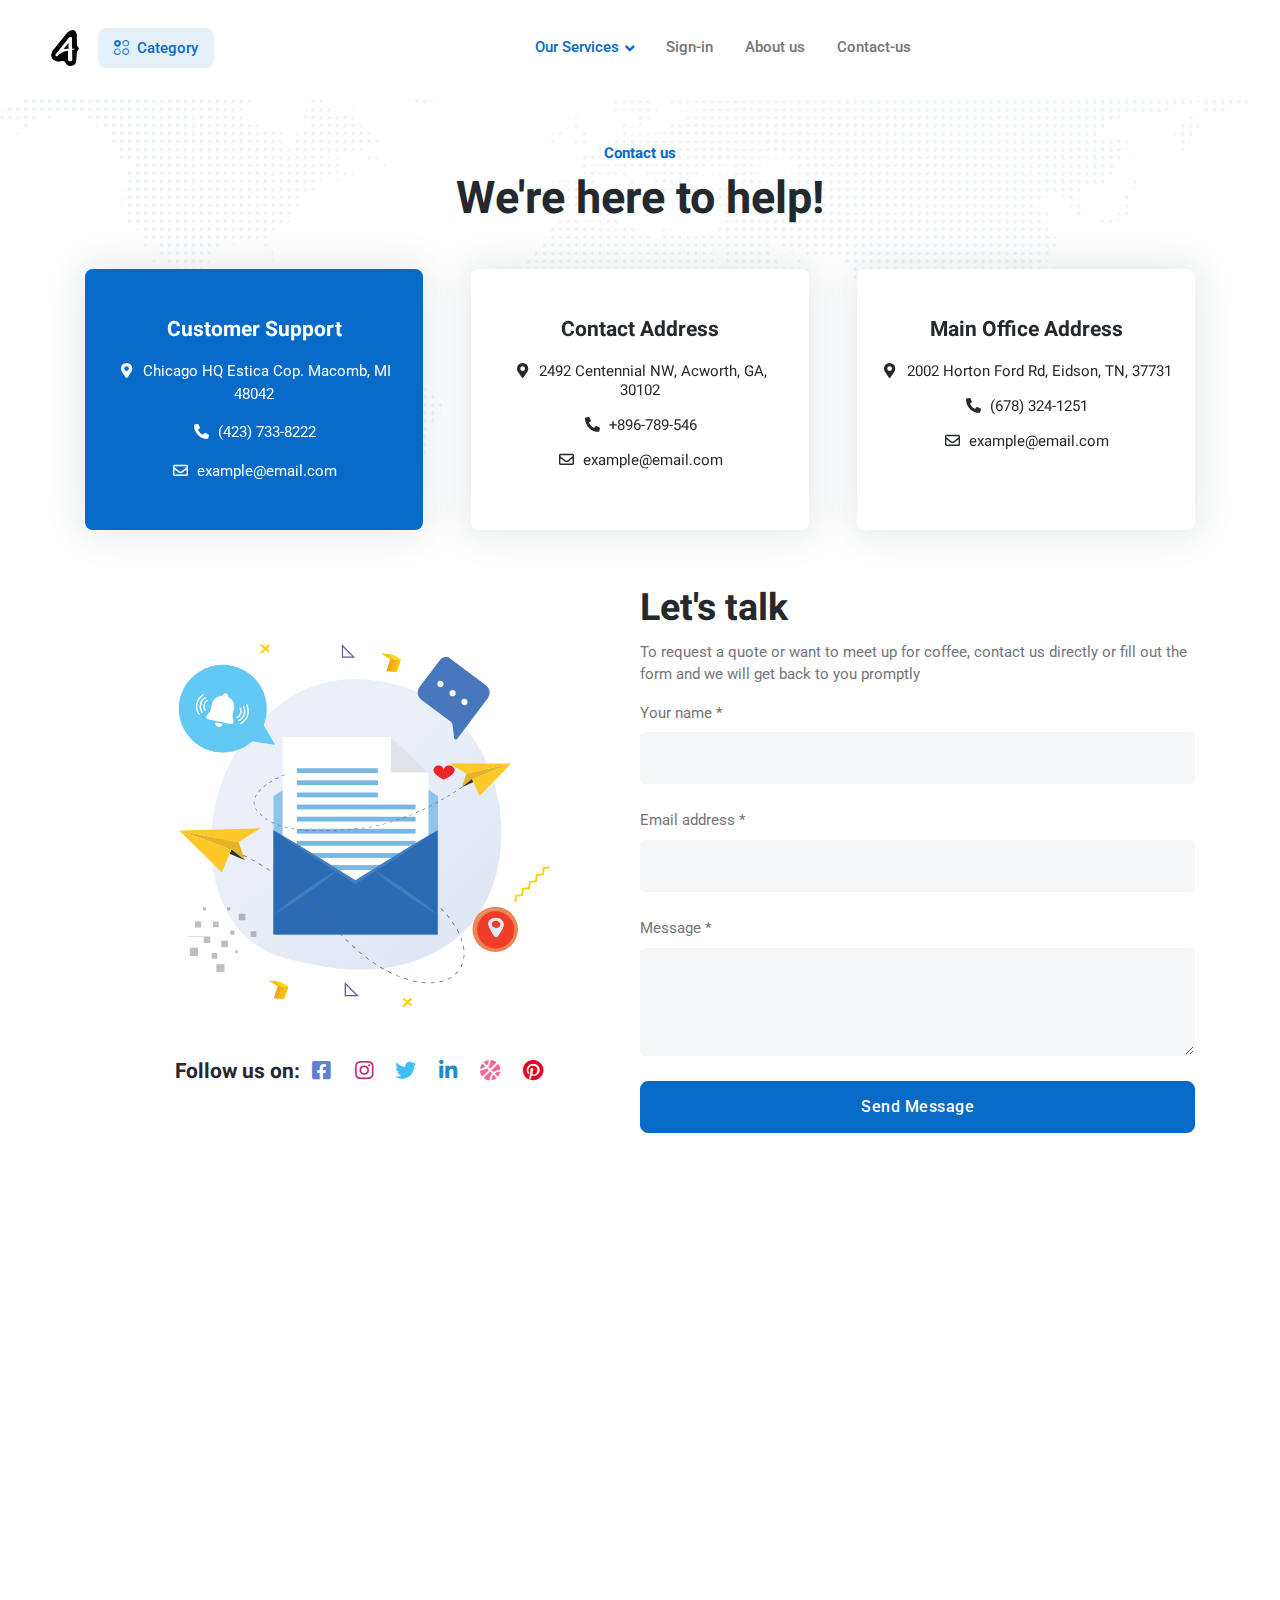
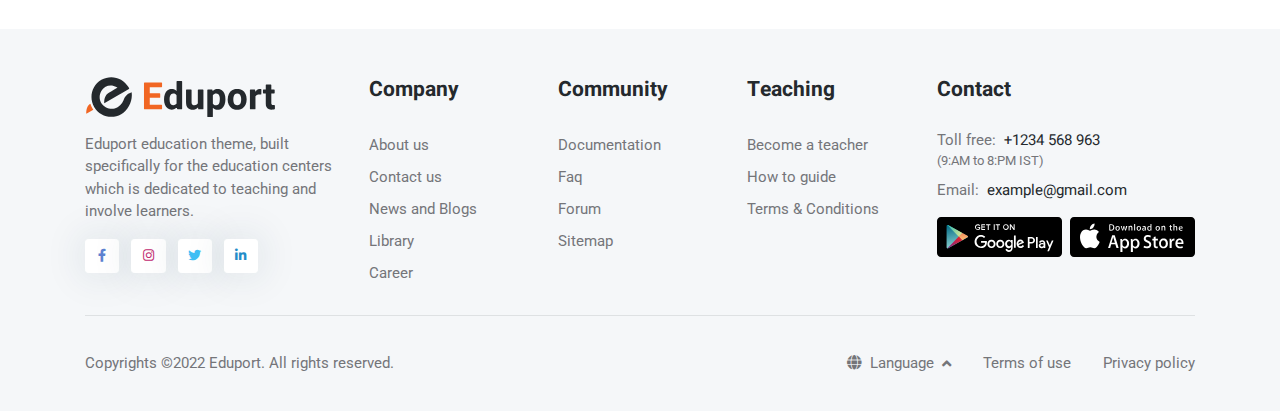
<file: contact-us.html>
<!DOCTYPE html>
<html lang="en">

<!-- Mirrored from eduport.webestica.com/contact-us.html by HTTrack Website Copier/3.x [XR&CO'2014], Mon, 08 Aug 2022 14:42:06 GMT -->

<head>
	<title>Eduport - LMS, Education and Course Theme</title>

	<!-- Meta Tags -->
	<meta charset="utf-8">
	<meta name="viewport" content="width=device-width, initial-scale=1, shrink-to-fit=no">
	<meta name="author" content="Webestica.com">
	<meta name="description" content="Eduport- LMS, Education and Course Theme">

	<!-- Favicon -->
	<link rel="shortcut icon" href="assets/images/favicon.ico">

	<!-- Google Font -->
	<link rel="preconnect" href="https://fonts.googleapis.com/">
	<link rel="preconnect" href="https://fonts.gstatic.com/" crossorigin>
	<link rel="stylesheet"
		href="https://fonts.googleapis.com/css2?family=Heebo:wght@400;500;700&amp;family=Roboto:wght@400;500;700&amp;display=swap">

	<!-- Plugins CSS -->
	<link rel="stylesheet" type="text/css" href="assets/vendor/font-awesome/css/all.min.css">
	<link rel="stylesheet" type="text/css" href="assets/vendor/bootstrap-icons/bootstrap-icons.css">

	<!-- Theme CSS -->
	<link id="style-switch" rel="stylesheet" type="text/css" href="assets/css/style.css">

</head>

<body>

	<!-- Header START -->
	<header class="navbar-light navbar-sticky header-static">
		<!-- Logo Nav START -->
		<nav class="navbar navbar-expand-xl">
			<div class="container-fluid px-3 px-xl-5">
				<!-- Logo START -->
				<a class="navbar-brand" href="#">
					<img class="light-mode-item navbar-brand-item" src="assets/images/client/logo.png" alt="logo">
					<img class="dark-mode-item navbar-brand-item" src="assets/images/logo-light.svg" alt="logo">
				</a>
				<!-- Logo END -->

				<!-- Responsive navbar toggler -->
				<button class="navbar-toggler ms-auto" type="button" data-bs-toggle="collapse"
					data-bs-target="#navbarCollapse" aria-controls="navbarCollapse" aria-expanded="false"
					aria-label="Toggle navigation">
					<span class="navbar-toggler-animation">
						<span></span>
						<span></span>
						<span></span>
					</span>
				</button>

				<!-- Main navbar START -->
				<div class="navbar-collapse w-100 collapse" id="navbarCollapse">

					<!-- Nav category menu START -->
					<ul class="navbar-nav navbar-nav-scroll me-auto">
						<!-- Nav item 1 Demos -->
						<li class="nav-item dropdown dropdown-menu-shadow-stacked">
							<a class="nav-link bg-primary bg-opacity-10 rounded-3 text-primary px-3 py-3 py-xl-0"
								href="#" id="categoryMenu" data-bs-toggle="dropdown" aria-haspopup="true"
								aria-expanded="false"><i class="bi bi-ui-radios-grid me-2"></i><span>Category</span></a>
							<ul class="dropdown-menu" aria-labelledby="categoryMenu">

								<!-- Dropdown submenu -->
								<li class="dropdown-submenu dropend">
									<a class="dropdown-item dropdown-toggle" href="#">Notes</a>
									<ul class="dropdown-menu dropdown-menu-start" data-bs-popper="none">
										<!-- dropdown submenu open right -->
										<li class="dropdown-submenu dropend">
											<a class="dropdown-item dropdown-toggle" href="#">Summarization of Notes</a>
										</li>
										<li> <a class="dropdown-item" href="#">Request for a lecture note</a> </li>
										<li> <a class="dropdown-item" href="#">Custom Service on Notes?: Reach
												Out</a> </li>
									</ul>
								</li>
								<li class="dropdown-submenu dropend">
									<a class="dropdown-item dropdown-toggle" href="#">Project Related?</a>
									<ul class="dropdown-menu dropdown-menu-start" data-bs-popper="none">
										<!-- dropdown submenu open right -->
										<li class="dropdown-submenu dropend">
											<a class="dropdown-item dropdown-toggle" href="#">Chapter 1- Chapter3</a>
										</li>
										<li> <a class="dropdown-item" href="#">Chapter 4 & Chapter 5</a> </li>
										<li> <a class="dropdown-item" href="#">Data-Analytics</a> </li>
									</ul>
								</li>
								<li> <a class="dropdown-item" href="#">Assignment Aids</a></li>
								<li> <a class="dropdown-item" href="#">Tutoring</a></li>
								<li>
									<hr class="dropdown-divider">
								</li>
								<li> <a class="dropdown-item bg-primary text-primary bg-opacity-10 rounded-2 mb-0"
										href="#">View all categories</a></li>
							</ul>
						</li>
					</ul>
					<!-- Nav category menu END -->

					<!-- Nav Main menu START -->
					<ul class="navbar-nav navbar-nav-scroll me-auto">
						<!-- Nav item 1 Demos -->
						<li class="nav-item dropdown">
							<a class="nav-link dropdown-toggle active" href="#" id="demoMenu" data-bs-toggle="dropdown"
								aria-haspopup="true" aria-expanded="false">Our Services</a>
							<ul class="dropdown-menu" aria-labelledby="demoMenu">
								<li> <a class="dropdown-item" href="index-10.html">Personal Tutoring</a>
								<li> <a class="dropdown-item active" href="index-2.html">Project Proposals</a></li>
								<li> <a class="dropdown-item" href="index-3.html">Data Analysis</a></li>
								<li> <a class="dropdown-item" href="index-4.html">Assignment Aids</a></li>
								<li> <a class="dropdown-item" href="index-5.html">Summarization of Notes</a></li>
								<li> <a class="dropdown-item" href="index-6.html">Manual & Logbooks writing</a></li>
								<li> <a class="dropdown-item" href="error-404.html">Need a custom service?</a></li>
							</ul>
						</li>

						<!-- Nav item 2 Pages -->
						<li class="nav-item dropdown">
							<a class="nav-link" href="#" id="pagesMenu" data-bs-toggle="dropdown" aria-haspopup="true"
								aria-expanded="false">Sign-in</a>
							<ul class="dropdown-menu" aria-labelledby="pagesMenu">
								<!-- Dropdown submenu -->
								<li class="dropdown-submenu dropend">
									<a class="dropdown-item dropdown-toggle" href="#">Course</a>
									<ul class="dropdown-menu dropdown-menu-start" data-bs-popper="none">
										<li> <a class="dropdown-item" href="course-categories.html">Course
												Categories</a></li>
										<li>
											<hr class="dropdown-divider">
										</li>
										<li> <a class="dropdown-item" href="course-grid.html">Course Grid Classic</a>
										</li>
										<li> <a class="dropdown-item" href="course-grid-2.html">Course Grid Minimal</a>
										</li>
										<li>
											<hr class="dropdown-divider">
										</li>
										<li> <a class="dropdown-item" href="course-list.html">Course List Classic</a>
										</li>
										<li> <a class="dropdown-item" href="course-list-2.html">Course List Minimal</a>
										</li>
										<li>
											<hr class="dropdown-divider">
										</li>
										<li> <a class="dropdown-item" href="course-detail.html">Course Detail
												Classic</a></li>
										<li> <a class="dropdown-item" href="course-detail-min.html">Course Detail
												Minimal</a></li>
										<li> <a class="dropdown-item" href="course-detail-adv.html">Course Detail
												Advance</a></li>
										<li> <a class="dropdown-item" href="course-detail-module.html">Course Detail
												Module<span class="badge bg-success ms-2 smaller">New</span></a></li>
										<li> <a class="dropdown-item" href="course-video-player.html">Course Full Screen
												Video</a></li>
									</ul>
								</li>

								<!-- Dropdown submenu -->
								<li class="dropdown-submenu dropend">
									<a class="dropdown-item dropdown-toggle" href="#">About</a>
									<ul class="dropdown-menu dropdown-menu-start" data-bs-popper="none">
										<li> <a class="dropdown-item" href="about.html">About Us</a></li>
										<li> <a class="dropdown-item" href="contact-us.html">Contact Us</a></li>
										<li> <a class="dropdown-item" href="blog-grid.html">Blog Grid</a></li>
										<li> <a class="dropdown-item" href="blog-masonry.html">Blog Masonry</a></li>
										<li> <a class="dropdown-item" href="blog-detail.html">Blog Detail</a></li>
										<li> <a class="dropdown-item" href="pricing.html">Pricing</a></li>
									</ul>
								</li>

								<!-- Dropdown submenu -->
								<li class="dropdown-submenu dropend">
									<a class="dropdown-item dropdown-toggle" href="#">Hero Banner</a>
									<ul class="dropdown-menu dropdown-menu-start" data-bs-popper="none">
										<li> <a class="dropdown-item" href="docs/snippet-hero-12.html">Hero Form<span
													class="badge bg-success ms-2 smaller">New</span></a></li>
										<li> <a class="dropdown-item" href="docs/snippet-hero-13.html">Hero Vector<span
													class="badge bg-success ms-2 smaller">New</span></a></a></li>
										<li>
											<p class="dropdown-item mb-0">Coming soon....</p>
										</li>
									</ul>
								</li>

								<li> <a class="dropdown-item" href="instructor-list.html">Instructor List</a></li>
								<li> <a class="dropdown-item" href="instructor-single.html">Instructor Single</a></li>
								<li> <a class="dropdown-item" href="become-instructor.html">Become an Instructor</a>
								</li>
								<li> <a class="dropdown-item" href="abroad-single.html">Abroad Single</a></li>
								<li> <a class="dropdown-item" href="workshop-detail.html">Workshop Detail<span
											class="badge bg-success ms-2 smaller">New</span></a></li>

								<!-- Dropdown submenu -->
								<li class="dropdown-submenu dropend">
									<a class="dropdown-item dropdown-toggle" href="#">Shop</a>
									<ul class="dropdown-menu dropdown-menu-start" data-bs-popper="none">
										<li> <a class="dropdown-item" href="shop.html">Shop grid</a></li>
										<li> <a class="dropdown-item" href="shop-product-detail.html">Product detail</a>
										</li>
										<li> <a class="dropdown-item" href="cart.html">Cart</a></li>
										<li> <a class="dropdown-item" href="checkout.html">Checkout</a></li>
										<li> <a class="dropdown-item" href="empty-cart.html">Empty Cart</a></li>
										<li> <a class="dropdown-item" href="wishlist.html">Wishlist</a></li>
									</ul>
								</li>

								<!-- Dropdown submenu -->
								<li class="dropdown-submenu dropend">
									<a class="dropdown-item dropdown-toggle" href="#">Help</a>
									<ul class="dropdown-menu dropdown-menu-start" data-bs-popper="none">
										<li> <a class="dropdown-item" href="help-center.html">Help Center</a></li>
										<li> <a class="dropdown-item" href="help-center-detail.html">Help Center
												Single</a></li>
									</ul>
								</li>

								<!-- Dropdown submenu -->
								<li class="dropdown-submenu dropend">
									<a class="dropdown-item dropdown-toggle" href="#">Authentication</a>
									<ul class="dropdown-menu dropdown-menu-start" data-bs-popper="none">
										<li> <a class="dropdown-item" href="sign-in.html">Sign In</a></li>
										<li> <a class="dropdown-item" href="sign-up.html">Sign Up</a></li>
										<li> <a class="dropdown-item" href="forgot-password.html">Forgot Password</a>
										</li>
									</ul>
								</li>

								<!-- Dropdown submenu -->
								<li class="dropdown-submenu dropend">
									<a class="dropdown-item dropdown-toggle" href="#">Form</a>
									<ul class="dropdown-menu dropdown-menu-start" data-bs-popper="none">
										<li> <a class="dropdown-item" href="request-demo.html">Request a demo</a></li>
										<li> <a class="dropdown-item" href="book-class.html">Book a Class</a></li>
										<li> <a class="dropdown-item" href="request-access.html">Free Access</a></li>
										<li> <a class="dropdown-item" href="university-admission-form.html">Admission
												Form</a></li>
									</ul>
								</li>

								<li> <a class="dropdown-item" href="faq.html">FAQs</a></li>
								<li> <a class="dropdown-item" href="error-404.html">Error 404</a></li>
								<li> <a class="dropdown-item" href="coming-soon.html">Coming Soon</a></li>
							</ul>
						</li>

						<!-- Nav item 3 Account -->
						<li class="nav-item dropdown">
							<a class="nav-link" href="about.html" id="accounntMenu" data-bs-toggle="dropdown"
								aria-haspopup="true" aria-expanded="false">About us</a>
						</li>

						<!-- Nav item 4 Contact-Us-->
						<li class="nav-item dropdown dropdown-fullwidth">
							<a class="nav-link" href="contact-us.html">Contact-us</a>
						</li>
					</ul>
					<!-- Nav Main menu END -->
				</div>
				<!-- Main navbar END -->

			</div>
		</nav>
		<!-- Logo Nav END -->
	</header>
	<!-- Header END -->

	<!-- **************** MAIN CONTENT START **************** -->
	<main>

		<!-- =======================
Page Banner START -->
		<section class="pt-5 pb-0"
			style="background-image:url(assets/images/element/map.svg); background-position: center left; background-size: cover;">
			<div class="container">
				<div class="row">
					<div class="col-lg-8 col-xl-6 text-center mx-auto">
						<!-- Title -->
						<h6 class="text-primary">Contact us</h6>
						<h1 class="mb-4">We're here to help!</h1>
					</div>
				</div>

				<!-- Contact info box -->
				<div class="row g-4 g-md-5 mt-0 mt-lg-3">
					<!-- Box item -->
					<div class="col-lg-4 mt-lg-0">
						<div class="card card-body bg-primary shadow py-5 text-center h-100">
							<!-- Title -->
							<h5 class="text-white mb-3">Customer Support</h5>
							<ul class="list-inline mb-0">
								<!-- Address -->
								<li class="list-item mb-3">
									<a href="#" class="text-white"> <i
											class="fas fa-fw fa-map-marker-alt me-2 mt-1"></i>Chicago HQ Estica Cop.
										Macomb, MI 48042 </a>
								</li>
								<!-- Phone number -->
								<li class="list-item mb-3">
									<a href="#" class="text-white"> <i class="fas fa-fw fa-phone-alt me-2"></i>(423)
										733-8222 </a>
								</li>
								<!-- Email id -->
								<li class="list-item mb-0">
									<a href="#" class="text-white"> <i
											class="far fa-fw fa-envelope me-2"></i>example@email.com </a>
								</li>
							</ul>
						</div>
					</div>

					<!-- Box item -->
					<div class="col-lg-4 mt-lg-0">
						<div class="card card-body shadow py-5 text-center h-100">
							<!-- Title -->
							<h5 class="mb-3">Contact Address</h5>
							<ul class="list-inline mb-0">
								<!-- Address -->
								<li class="list-item mb-3 h6 fw-light">
									<a href="#"> <i class="fas fa-fw fa-map-marker-alt me-2 mt-1"></i>2492 Centennial
										NW, Acworth, GA, 30102 </a>
								</li>
								<!-- Phone number -->
								<li class="list-item mb-3 h6 fw-light">
									<a href="#"> <i class="fas fa-fw fa-phone-alt me-2"></i>+896-789-546 </a>
								</li>
								<!-- Email id -->
								<li class="list-item mb-0 h6 fw-light">
									<a href="#"> <i class="far fa-fw fa-envelope me-2"></i>example@email.com </a>
								</li>
							</ul>
						</div>
					</div>

					<!-- Box item -->
					<div class="col-lg-4 mt-lg-0">
						<div class="card card-body shadow py-5 text-center h-100">
							<!-- Title -->
							<h5 class="mb-3">Main Office Address</h5>
							<ul class="list-inline mb-0">
								<!-- Address -->
								<li class="list-item mb-3 h6 fw-light">
									<a href="#"> <i class="fas fa-fw fa-map-marker-alt me-2 mt-1"></i>2002 Horton Ford
										Rd, Eidson, TN, 37731 </a>
								</li>
								<!-- Phone number -->
								<li class="list-item mb-3 h6 fw-light">
									<a href="#"> <i class="fas fa-fw fa-phone-alt me-2"></i>(678) 324-1251 </a>
								</li>
								<!-- Email id -->
								<li class="list-item mb-0 h6 fw-light">
									<a href="#"> <i class="far fa-fw fa-envelope me-2"></i>example@email.com </a>
								</li>
							</ul>
						</div>
					</div>
				</div>
			</div>
		</section>
		<!-- =======================
Page Banner END -->

		<!-- =======================
Image and contact form START -->
		<section>
			<div class="container">
				<div class="row g-4 g-lg-0 align-items-center">

					<div class="col-md-6 align-items-center text-center">
						<!-- Image -->
						<img src="assets/images/element/contact.svg" class="h-400px" alt="">

						<!-- Social media button -->
						<div class="d-sm-flex align-items-center justify-content-center mt-2 mt-sm-4">
							<h5 class="mb-0">Follow us on:</h5>
							<ul class="list-inline mb-0 ms-sm-2">
								<li class="list-inline-item"> <a class="fs-5 me-1 text-facebook" href="#"><i
											class="fab fa-fw fa-facebook-square"></i></a> </li>
								<li class="list-inline-item"> <a class="fs-5 me-1 text-instagram" href="#"><i
											class="fab fa-fw fa-instagram"></i></a> </li>
								<li class="list-inline-item"> <a class="fs-5 me-1 text-twitter" href="#"><i
											class="fab fa-fw fa-twitter"></i></a> </li>
								<li class="list-inline-item"> <a class="fs-5 me-1 text-linkedin" href="#"><i
											class="fab fa-fw fa-linkedin-in"></i></a> </li>
								<li class="list-inline-item"> <a class="fs-5 me-1 text-dribbble" href="#"><i
											class="fas fa-fw fa-basketball-ball"></i></a> </li>
								<li class="list-inline-item"> <a class="fs-5 me-1 text-pinterest" href="#"><i
											class="fab fa-fw fa-pinterest"></i></a> </li>
							</ul>
						</div>
					</div>

					<!-- Contact form START -->
					<div class="col-md-6">
						<!-- Title -->
						<h2 class="mt-4 mt-md-0">Let's talk</h2>
						<p>To request a quote or want to meet up for coffee, contact us directly or fill out the form
							and we will get back to you promptly</p>

						<form>
							<!-- Name -->
							<div class="mb-4 bg-light-input">
								<label for="yourName" class="form-label">Your name *</label>
								<input type="text" class="form-control form-control-lg" id="yourName">
							</div>
							<!-- Email -->
							<div class="mb-4 bg-light-input">
								<label for="emailInput" class="form-label">Email address *</label>
								<input type="email" class="form-control form-control-lg" id="emailInput">
							</div>
							<!-- Message -->
							<div class="mb-4 bg-light-input">
								<label for="textareaBox" class="form-label">Message *</label>
								<textarea class="form-control" id="textareaBox" rows="4"></textarea>
							</div>
							<!-- Button -->
							<div class="d-grid">
								<button class="btn btn-lg btn-primary mb-0" type="button">Send Message</button>
							</div>
						</form>
					</div>
					<!-- Contact form END -->
				</div>
			</div>
		</section>
		<!-- =======================
Image and contact form END -->

		<!-- =======================
Map START -->
		<section class="pt-0">
			<div class="container">
				<div class="row">
					<div class="col-12">
						<iframe class="w-100 h-400px grayscale rounded"
							src="https://www.google.com/maps/embed?pb=!1m18!1m12!1m3!1d3022.9663095343008!2d-74.00425878428698!3d40.74076684379132!2m3!1f0!2f0!3f0!3m2!1i1024!2i768!4f13.1!3m3!1m2!1s0x89c259bf5c1654f3%3A0xc80f9cfce5383d5d!2sGoogle!5e0!3m2!1sen!2sin!4v1586000412513!5m2!1sen!2sin"
							height="500" style="border:0;" aria-hidden="false" tabindex="0"></iframe>
					</div>
				</div>
			</div>
		</section>
		<!-- =======================
Map END -->

	</main>
	<!-- **************** MAIN CONTENT END **************** -->

	<!-- =======================
Footer START -->
	<footer class="pt-5 bg-light">
		<div class="container">
			<!-- Row START -->
			<div class="row g-4">

				<!-- Widget 1 START -->
				<div class="col-lg-3">
					<!-- logo -->
					<a class="me-0" href="index-2.html">
						<img class="light-mode-item h-40px" src="assets/images/logo.svg" alt="logo">
						<img class="dark-mode-item h-40px" src="assets/images/logo-light.svg" alt="logo">
					</a>
					<p class="my-3">Eduport education theme, built specifically for the education centers which is
						dedicated to teaching and involve learners. </p>
					<!-- Social media icon -->
					<ul class="list-inline mb-0 mt-3">
						<li class="list-inline-item"> <a class="btn btn-white btn-sm shadow px-2 text-facebook"
								href="#"><i class="fab fa-fw fa-facebook-f"></i></a> </li>
						<li class="list-inline-item"> <a class="btn btn-white btn-sm shadow px-2 text-instagram"
								href="#"><i class="fab fa-fw fa-instagram"></i></a> </li>
						<li class="list-inline-item"> <a class="btn btn-white btn-sm shadow px-2 text-twitter"
								href="#"><i class="fab fa-fw fa-twitter"></i></a> </li>
						<li class="list-inline-item"> <a class="btn btn-white btn-sm shadow px-2 text-linkedin"
								href="#"><i class="fab fa-fw fa-linkedin-in"></i></a> </li>
					</ul>
				</div>
				<!-- Widget 1 END -->

				<!-- Widget 2 START -->
				<div class="col-lg-6">
					<div class="row g-4">
						<!-- Link block -->
						<div class="col-6 col-md-4">
							<h5 class="mb-2 mb-md-4">Company</h5>
							<ul class="nav flex-column">
								<li class="nav-item"><a class="nav-link" href="#">About us</a></li>
								<li class="nav-item"><a class="nav-link" href="#">Contact us</a></li>
								<li class="nav-item"><a class="nav-link" href="#">News and Blogs</a></li>
								<li class="nav-item"><a class="nav-link" href="#">Library</a></li>
								<li class="nav-item"><a class="nav-link" href="#">Career</a></li>
							</ul>
						</div>

						<!-- Link block -->
						<div class="col-6 col-md-4">
							<h5 class="mb-2 mb-md-4">Community</h5>
							<ul class="nav flex-column">
								<li class="nav-item"><a class="nav-link" href="#">Documentation</a></li>
								<li class="nav-item"><a class="nav-link" href="#">Faq</a></li>
								<li class="nav-item"><a class="nav-link" href="#">Forum</a></li>
								<li class="nav-item"><a class="nav-link" href="#">Sitemap</a></li>
							</ul>
						</div>

						<!-- Link block -->
						<div class="col-6 col-md-4">
							<h5 class="mb-2 mb-md-4">Teaching</h5>
							<ul class="nav flex-column">
								<li class="nav-item"><a class="nav-link" href="#">Become a teacher</a></li>
								<li class="nav-item"><a class="nav-link" href="#">How to guide</a></li>
								<li class="nav-item"><a class="nav-link" href="#">Terms &amp; Conditions</a></li>
							</ul>
						</div>
					</div>
				</div>
				<!-- Widget 2 END -->

				<!-- Widget 3 START -->
				<div class="col-lg-3">
					<h5 class="mb-2 mb-md-4">Contact</h5>
					<!-- Time -->
					<p class="mb-2">
						Toll free:<span class="h6 fw-light ms-2">+1234 568 963</span>
						<span class="d-block small">(9:AM to 8:PM IST)</span>
					</p>

					<p class="mb-0">Email:<span class="h6 fw-light ms-2">example@gmail.com</span></p>

					<div class="row g-2 mt-2">
						<!-- Google play store button -->
						<div class="col-6 col-sm-4 col-md-3 col-lg-6">
							<a href="#"> <img src="assets/images/client/google-play.svg" alt=""> </a>
						</div>
						<!-- App store button -->
						<div class="col-6 col-sm-4 col-md-3 col-lg-6">
							<a href="#"> <img src="assets/images/client/app-store.svg" alt="app-store"> </a>
						</div>
					</div> <!-- Row END -->
				</div>
				<!-- Widget 3 END -->
			</div><!-- Row END -->

			<!-- Divider -->
			<hr class="mt-4 mb-0">

			<!-- Bottom footer -->
			<div class="py-3">
				<div class="container px-0">
					<div class="d-lg-flex justify-content-between align-items-center py-3 text-center text-md-left">
						<!-- copyright text -->
						<div class="text-primary-hover"> Copyrights <a href="#" class="text-body">©2022 Eduport</a>. All
							rights reserved. </div>
						<!-- copyright links-->
						<div class="justify-content-center mt-3 mt-lg-0">
							<ul class="nav list-inline justify-content-center mb-0">
								<li class="list-inline-item">
									<!-- Language selector -->
									<div class="dropup mt-0 text-center text-sm-end">
										<a class="dropdown-toggle nav-link" href="#" role="button" id="languageSwitcher"
											data-bs-toggle="dropdown" aria-expanded="false">
											<i class="fas fa-globe me-2"></i>Language
										</a>
										<ul class="dropdown-menu min-w-auto" aria-labelledby="languageSwitcher">
											<li><a class="dropdown-item me-4" href="#"><img class="fa-fw me-2"
														src="assets/images/flags/uk.svg" alt="">English</a></li>
											<li><a class="dropdown-item me-4" href="#"><img class="fa-fw me-2"
														src="assets/images/flags/gr.svg" alt="">German </a></li>
											<li><a class="dropdown-item me-4" href="#"><img class="fa-fw me-2"
														src="assets/images/flags/sp.svg" alt="">French</a></li>
										</ul>
									</div>
								</li>
								<li class="list-inline-item"><a class="nav-link" href="#">Terms of use</a></li>
								<li class="list-inline-item"><a class="nav-link pe-0" href="#">Privacy policy</a></li>
							</ul>
						</div>
					</div>
				</div>
			</div>
		</div>
	</footer>
	<!-- =======================
Footer END -->

	<!-- Back to top -->
	<div class="back-top"><i class="bi bi-arrow-up-short position-absolute top-50 start-50 translate-middle"></i></div>

	<!-- Bootstrap JS -->
	<script src="assets/vendor/bootstrap/dist/js/bootstrap.bundle.min.js"></script>

	<!-- Template Functions -->
	<script src="assets/js/functions.js"></script>

</body>

<!-- Mirrored from eduport.webestica.com/contact-us.html by HTTrack Website Copier/3.x [XR&CO'2014], Mon, 08 Aug 2022 14:42:07 GMT -->

</html>
</file>
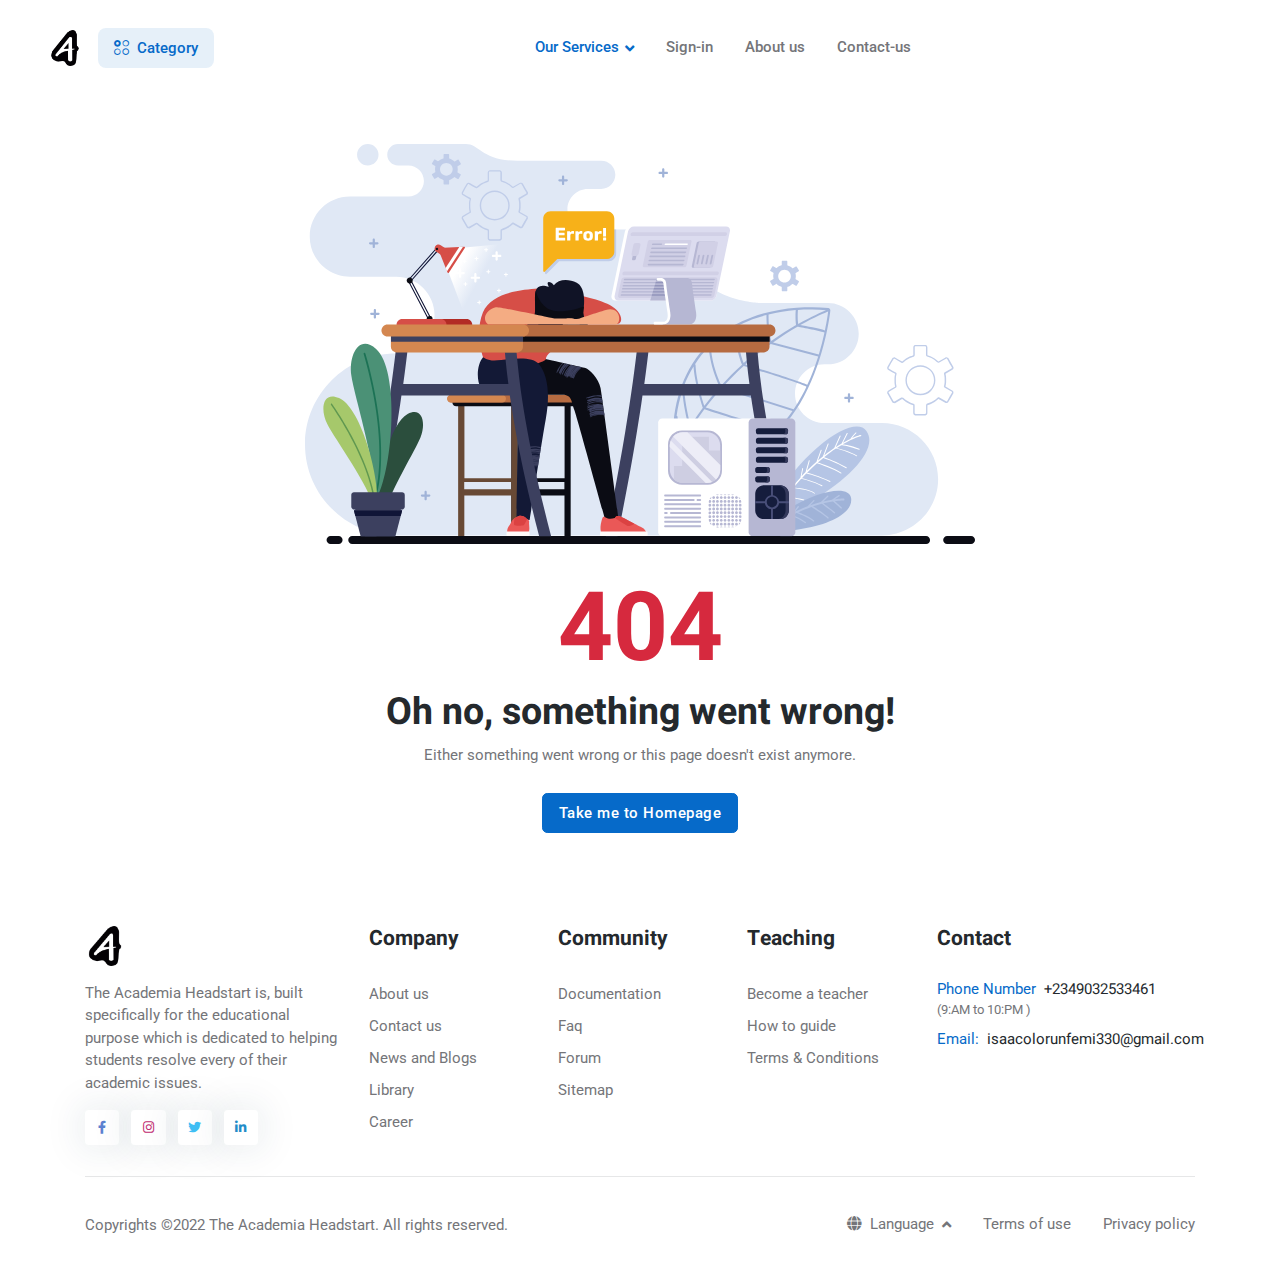
<file: error-404.html>
<!DOCTYPE html>
<html lang="en">

<!-- Mirrored from eduport.webestica.com/error-404.html by HTTrack Website Copier/3.x [XR&CO'2014], Mon, 08 Aug 2022 14:42:26 GMT -->

<head>
	<title>Eduport - LMS, Education and Course Theme</title>

	<!-- Meta Tags -->
	<meta charset="utf-8">
	<meta name="viewport" content="width=device-width, initial-scale=1, shrink-to-fit=no">
	<meta name="author" content="Webestica.com">
	<meta name="description" content="Eduport- LMS, Education and Course Theme">

	<!-- Favicon -->
	<link rel="shortcut icon" href="assets/images/favicon.ico">

	<!-- Google Font -->
	<link rel="preconnect" href="https://fonts.googleapis.com/">
	<link rel="preconnect" href="https://fonts.gstatic.com/" crossorigin>
	<link rel="stylesheet"
		href="https://fonts.googleapis.com/css2?family=Heebo:wght@400;500;700&amp;family=Roboto:wght@400;500;700&amp;display=swap">

	<!-- Plugins CSS -->
	<link rel="stylesheet" type="text/css" href="assets/vendor/font-awesome/css/all.min.css">
	<link rel="stylesheet" type="text/css" href="assets/vendor/bootstrap-icons/bootstrap-icons.css">

	<!-- Theme CSS -->
	<link id="style-switch" rel="stylesheet" type="text/css" href="assets/css/style.css">

</head>

<body>

	<!-- Header START -->
	<header class="navbar-light navbar-sticky header-static">
		<!-- Logo Nav START -->
		<nav class="navbar navbar-expand-xl">
			<div class="container-fluid px-3 px-xl-5">
				<!-- Logo START -->
				<a class="navbar-brand" href="#">
					<img class="light-mode-item navbar-brand-item" src="assets/images/client/logo.png" alt="logo">
					<img class="dark-mode-item navbar-brand-item" src="assets/images/logo-light.svg" alt="logo">
				</a>
				<!-- Logo END -->

				<!-- Responsive navbar toggler -->
				<button class="navbar-toggler ms-auto" type="button" data-bs-toggle="collapse"
					data-bs-target="#navbarCollapse" aria-controls="navbarCollapse" aria-expanded="false"
					aria-label="Toggle navigation">
					<span class="navbar-toggler-animation">
						<span></span>
						<span></span>
						<span></span>
					</span>
				</button>

				<!-- Main navbar START -->
				<div class="navbar-collapse w-100 collapse" id="navbarCollapse">

					<!-- Nav category menu START -->
					<ul class="navbar-nav navbar-nav-scroll me-auto">
						<!-- Nav item 1 Demos -->
						<li class="nav-item dropdown dropdown-menu-shadow-stacked">
							<a class="nav-link bg-primary bg-opacity-10 rounded-3 text-primary px-3 py-3 py-xl-0"
								href="#" id="categoryMenu" data-bs-toggle="dropdown" aria-haspopup="true"
								aria-expanded="false"><i class="bi bi-ui-radios-grid me-2"></i><span>Category</span></a>
							<ul class="dropdown-menu" aria-labelledby="categoryMenu">

								<!-- Dropdown submenu -->
								<li class="dropdown-submenu dropend">
									<a class="dropdown-item dropdown-toggle" href="#">Notes</a>
									<ul class="dropdown-menu dropdown-menu-start" data-bs-popper="none">
										<!-- dropdown submenu open right -->
										<li class="dropdown-submenu dropend">
											<a class="dropdown-item dropdown-toggle" href="#">Summarization of Notes</a>
										</li>
										<li> <a class="dropdown-item" href="#">Request for a lecture note</a> </li>
										<li> <a class="dropdown-item" href="#">Custom Service on Notes?: Reach
												Out</a> </li>
									</ul>
								</li>
								<li class="dropdown-submenu dropend">
									<a class="dropdown-item dropdown-toggle" href="#">Project Related?</a>
									<ul class="dropdown-menu dropdown-menu-start" data-bs-popper="none">
										<!-- dropdown submenu open right -->
										<li class="dropdown-submenu dropend">
											<a class="dropdown-item dropdown-toggle" href="#">Chapter 1- Chapter3</a>
										</li>
										<li> <a class="dropdown-item" href="#">Chapter 4 & Chapter 5</a> </li>
										<li> <a class="dropdown-item" href="#">Data-Analytics</a> </li>
									</ul>
								</li>
								<li> <a class="dropdown-item" href="#">Assignment Aids</a></li>
								<li> <a class="dropdown-item" href="#">Tutoring</a></li>
								<li>
									<hr class="dropdown-divider">
								</li>
								<li> <a class="dropdown-item bg-primary text-primary bg-opacity-10 rounded-2 mb-0"
										href="#">View all categories</a></li>
							</ul>
						</li>
					</ul>
					<!-- Nav category menu END -->

					<!-- Nav Main menu START -->
					<ul class="navbar-nav navbar-nav-scroll me-auto">
						<!-- Nav item 1 Demos -->
						<li class="nav-item dropdown">
							<a class="nav-link dropdown-toggle active" href="#" id="demoMenu" data-bs-toggle="dropdown"
								aria-haspopup="true" aria-expanded="false">Our Services</a>
							<ul class="dropdown-menu" aria-labelledby="demoMenu">
								<li> <a class="dropdown-item" href="index-10.html">Personal Tutoring</a>
								<li> <a class="dropdown-item active" href="index-2.html">Project Proposals</a></li>
								<li> <a class="dropdown-item" href="index-3.html">Data Analysis</a></li>
								<li> <a class="dropdown-item" href="index-4.html">Assignment Aids</a></li>
								<li> <a class="dropdown-item" href="index-5.html">Summarization of Notes</a></li>
								<li> <a class="dropdown-item" href="index-6.html">Manual & Logbooks writing</a></li>
								<li> <a class="dropdown-item" href="error-404.html">Need a custom service?</a></li>
							</ul>
						</li>

						<!-- Nav item 2 Pages -->
						<li class="nav-item dropdown">
							<a class="nav-link" href="#" id="pagesMenu" data-bs-toggle="dropdown" aria-haspopup="true"
								aria-expanded="false">Sign-in</a>
							<ul class="dropdown-menu" aria-labelledby="pagesMenu">
								<!-- Dropdown submenu -->
								<li class="dropdown-submenu dropend">
									<a class="dropdown-item dropdown-toggle" href="#">Course</a>
									<ul class="dropdown-menu dropdown-menu-start" data-bs-popper="none">
										<li> <a class="dropdown-item" href="course-categories.html">Course
												Categories</a></li>
										<li>
											<hr class="dropdown-divider">
										</li>
										<li> <a class="dropdown-item" href="course-grid.html">Course Grid Classic</a>
										</li>
										<li> <a class="dropdown-item" href="course-grid-2.html">Course Grid Minimal</a>
										</li>
										<li>
											<hr class="dropdown-divider">
										</li>
										<li> <a class="dropdown-item" href="course-list.html">Course List Classic</a>
										</li>
										<li> <a class="dropdown-item" href="course-list-2.html">Course List Minimal</a>
										</li>
										<li>
											<hr class="dropdown-divider">
										</li>
										<li> <a class="dropdown-item" href="course-detail.html">Course Detail
												Classic</a></li>
										<li> <a class="dropdown-item" href="course-detail-min.html">Course Detail
												Minimal</a></li>
										<li> <a class="dropdown-item" href="course-detail-adv.html">Course Detail
												Advance</a></li>
										<li> <a class="dropdown-item" href="course-detail-module.html">Course Detail
												Module<span class="badge bg-success ms-2 smaller">New</span></a></li>
										<li> <a class="dropdown-item" href="course-video-player.html">Course Full Screen
												Video</a></li>
									</ul>
								</li>

								<!-- Dropdown submenu -->
								<li class="dropdown-submenu dropend">
									<a class="dropdown-item dropdown-toggle" href="#">About</a>
									<ul class="dropdown-menu dropdown-menu-start" data-bs-popper="none">
										<li> <a class="dropdown-item" href="about.html">About Us</a></li>
										<li> <a class="dropdown-item" href="contact-us.html">Contact Us</a></li>
										<li> <a class="dropdown-item" href="blog-grid.html">Blog Grid</a></li>
										<li> <a class="dropdown-item" href="blog-masonry.html">Blog Masonry</a></li>
										<li> <a class="dropdown-item" href="blog-detail.html">Blog Detail</a></li>
										<li> <a class="dropdown-item" href="pricing.html">Pricing</a></li>
									</ul>
								</li>

								<!-- Dropdown submenu -->
								<li class="dropdown-submenu dropend">
									<a class="dropdown-item dropdown-toggle" href="#">Hero Banner</a>
									<ul class="dropdown-menu dropdown-menu-start" data-bs-popper="none">
										<li> <a class="dropdown-item" href="docs/snippet-hero-12.html">Hero Form<span
													class="badge bg-success ms-2 smaller">New</span></a></li>
										<li> <a class="dropdown-item" href="docs/snippet-hero-13.html">Hero Vector<span
													class="badge bg-success ms-2 smaller">New</span></a></a></li>
										<li>
											<p class="dropdown-item mb-0">Coming soon....</p>
										</li>
									</ul>
								</li>

								<li> <a class="dropdown-item" href="instructor-list.html">Instructor List</a></li>
								<li> <a class="dropdown-item" href="instructor-single.html">Instructor Single</a></li>
								<li> <a class="dropdown-item" href="become-instructor.html">Become an Instructor</a>
								</li>
								<li> <a class="dropdown-item" href="abroad-single.html">Abroad Single</a></li>
								<li> <a class="dropdown-item" href="workshop-detail.html">Workshop Detail<span
											class="badge bg-success ms-2 smaller">New</span></a></li>

								<!-- Dropdown submenu -->
								<li class="dropdown-submenu dropend">
									<a class="dropdown-item dropdown-toggle" href="#">Shop</a>
									<ul class="dropdown-menu dropdown-menu-start" data-bs-popper="none">
										<li> <a class="dropdown-item" href="shop.html">Shop grid</a></li>
										<li> <a class="dropdown-item" href="shop-product-detail.html">Product detail</a>
										</li>
										<li> <a class="dropdown-item" href="cart.html">Cart</a></li>
										<li> <a class="dropdown-item" href="checkout.html">Checkout</a></li>
										<li> <a class="dropdown-item" href="empty-cart.html">Empty Cart</a></li>
										<li> <a class="dropdown-item" href="wishlist.html">Wishlist</a></li>
									</ul>
								</li>

								<!-- Dropdown submenu -->
								<li class="dropdown-submenu dropend">
									<a class="dropdown-item dropdown-toggle" href="#">Help</a>
									<ul class="dropdown-menu dropdown-menu-start" data-bs-popper="none">
										<li> <a class="dropdown-item" href="help-center.html">Help Center</a></li>
										<li> <a class="dropdown-item" href="help-center-detail.html">Help Center
												Single</a></li>
									</ul>
								</li>

								<!-- Dropdown submenu -->
								<li class="dropdown-submenu dropend">
									<a class="dropdown-item dropdown-toggle" href="#">Authentication</a>
									<ul class="dropdown-menu dropdown-menu-start" data-bs-popper="none">
										<li> <a class="dropdown-item" href="sign-in.html">Sign In</a></li>
										<li> <a class="dropdown-item" href="sign-up.html">Sign Up</a></li>
										<li> <a class="dropdown-item" href="forgot-password.html">Forgot Password</a>
										</li>
									</ul>
								</li>

								<!-- Dropdown submenu -->
								<li class="dropdown-submenu dropend">
									<a class="dropdown-item dropdown-toggle" href="#">Form</a>
									<ul class="dropdown-menu dropdown-menu-start" data-bs-popper="none">
										<li> <a class="dropdown-item" href="request-demo.html">Request a demo</a></li>
										<li> <a class="dropdown-item" href="book-class.html">Book a Class</a></li>
										<li> <a class="dropdown-item" href="request-access.html">Free Access</a></li>
										<li> <a class="dropdown-item" href="university-admission-form.html">Admission
												Form</a></li>
									</ul>
								</li>

								<li> <a class="dropdown-item" href="faq.html">FAQs</a></li>
								<li> <a class="dropdown-item" href="error-404.html">Error 404</a></li>
								<li> <a class="dropdown-item" href="coming-soon.html">Coming Soon</a></li>
							</ul>
						</li>

						<!-- Nav item 3 Account -->
						<li class="nav-item dropdown">
							<a class="nav-link" href="about.html" id="accounntMenu" data-bs-toggle="dropdown"
								aria-haspopup="true" aria-expanded="false">About us</a>
						</li>

						<!-- Nav item 4 Contact-Us-->
						<li class="nav-item dropdown dropdown-fullwidth">
							<a class="nav-link" href="contact-us.html">Contact-us</a>
						</li>
					</ul>
					<!-- Nav Main menu END -->
				</div>
				<!-- Main navbar END -->

			</div>
		</nav>
		<!-- Logo Nav END -->
	</header>
	<!-- Header END -->

	<!-- **************** MAIN CONTENT START **************** -->
	<main>
		<section class="pt-5">
			<div class="container">
				<div class="row">
					<div class="col-12 text-center">
						<!-- Image -->
						<img src="assets/images/element/error404-01.svg" class="h-200px h-md-400px mb-4" alt="">
						<!-- Title -->
						<h1 class="display-1 text-danger mb-0">404</h1>
						<!-- Subtitle -->
						<h2>Oh no, something went wrong!</h2>
						<!-- info -->
						<p class="mb-4">Either something went wrong or this page doesn't exist anymore.</p>
						<!-- Button -->
						<a href="index.html" class="btn btn-primary mb-0">Take me to Homepage</a>
					</div>
				</div>
			</div>
		</section>
	</main>
	<!-- **************** MAIN CONTENT END **************** -->

	<!-- =======================
Footer START -->
	<footer class="pt-5">
		<div class="container">
			<!-- Row START -->
			<div class="row g-4">

				<!-- Widget 1 START -->
				<div class="col-lg-3">
					<!-- logo -->
					<a class="me-0" href="index-2.html">
						<img class="light-mode-item h-40px" src="assets/images/client/logo.png" alt="logo">
						<img class="dark-mode-item h-40px" src="assets/images/logo-light.svg" alt="logo">
					</a>
					<p class="my-3">The Academia Headstart is, built specifically for the educational purpose which is
						dedicated to helping students resolve every of their academic issues.</p>
					<!-- Social media icon -->
					<ul class="list-inline mb-0 mt-3">
						<li class="list-inline-item"> <a class="btn btn-white btn-sm shadow px-2 text-facebook"
								href="#"><i class="fab fa-fw fa-facebook-f"></i></a> </li>
						<li class="list-inline-item"> <a class="btn btn-white btn-sm shadow px-2 text-instagram"
								href="#"><i class="fab fa-fw fa-instagram"></i></a> </li>
						<li class="list-inline-item"> <a class="btn btn-white btn-sm shadow px-2 text-twitter"
								href="#"><i class="fab fa-fw fa-twitter"></i></a> </li>
						<li class="list-inline-item"> <a class="btn btn-white btn-sm shadow px-2 text-linkedin"
								href="#"><i class="fab fa-fw fa-linkedin-in"></i></a> </li>
					</ul>
				</div>
				<!-- Widget 1 END -->

				<!-- Widget 2 START -->
				<div class="col-lg-6">
					<div class="row g-4">
						<!-- Link block -->
						<div class="col-6 col-md-4">
							<h5 class="mb-2 mb-md-4">Company</h5>
							<ul class="nav flex-column">
								<li class="nav-item"><a class="nav-link" href="#">About us</a></li>
								<li class="nav-item"><a class="nav-link" href="#">Contact us</a></li>
								<li class="nav-item"><a class="nav-link" href="#">News and Blogs</a></li>
								<li class="nav-item"><a class="nav-link" href="#">Library</a></li>
								<li class="nav-item"><a class="nav-link" href="#">Career</a></li>
							</ul>
						</div>

						<!-- Link block -->
						<div class="col-6 col-md-4">
							<h5 class="mb-2 mb-md-4">Community</h5>
							<ul class="nav flex-column">
								<li class="nav-item"><a class="nav-link" href="#">Documentation</a></li>
								<li class="nav-item"><a class="nav-link" href="#">Faq</a></li>
								<li class="nav-item"><a class="nav-link" href="#">Forum</a></li>
								<li class="nav-item"><a class="nav-link" href="#">Sitemap</a></li>
							</ul>
						</div>

						<!-- Link block -->
						<div class="col-6 col-md-4">
							<h5 class="mb-2 mb-md-4">Teaching</h5>
							<ul class="nav flex-column">
								<li class="nav-item"><a class="nav-link" href="#">Become a teacher</a></li>
								<li class="nav-item"><a class="nav-link" href="#">How to guide</a></li>
								<li class="nav-item"><a class="nav-link" href="#">Terms &amp; Conditions</a></li>
							</ul>
						</div>
					</div>
				</div>
				<!-- Widget 2 END -->

				<!-- Widget 3 START -->
				<div class="col-lg-3">
					<h5 class="mb-2 mb-md-4">Contact</h5>
					<!-- Time -->
					<a href="tel:+2349032533461">
						<p class="mb-2">
							Phone Number<span class="h6 fw-light ms-2">+2349032533461</span>
					</a>
					<span class="d-block small">(9:AM to 10:PM )</span>
					</p>

					<a href="mailto:isaacolorunfemi330@gmail.com">
						<p class="mb-0">Email:<span class="h6 fw-light ms-2">isaacolorunfemi330@gmail.com</span></p>
					</a>
					<!-- Row END -->
				</div>
				<!-- Widget 3 END -->
			</div><!-- Row END -->

			<!-- Divider -->
			<hr class="mt-4 mb-0">

			<!-- Bottom footer -->
			<div class="py-3">
				<div class="container px-0">
					<div class="d-lg-flex justify-content-between align-items-center py-3 text-center text-md-left">
						<!-- copyright text -->
						<div class="text-primary-hover"> Copyrights <a href="#" class="text-body">©2022 The Academia
								Headstart</a>. All
							rights reserved. </div>
						<!-- copyright links-->
						<div class="justify-content-center mt-3 mt-lg-0">
							<ul class="nav list-inline justify-content-center mb-0">
								<li class="list-inline-item">
									<!-- Language selector -->
									<div class="dropup mt-0 text-center text-sm-end">
										<a class="dropdown-toggle nav-link" href="#" role="button" id="languageSwitcher"
											data-bs-toggle="dropdown" aria-expanded="false">
											<i class="fas fa-globe me-2"></i>Language
										</a>
										<ul class="dropdown-menu min-w-auto" aria-labelledby="languageSwitcher">
											<li><a class="dropdown-item me-4" href="#"><img class="fa-fw me-2"
														src="assets/images/flags/uk.svg" alt="">English</a></li>
										</ul>
									</div>
								</li>
								<li class="list-inline-item"><a class="nav-link" href="#">Terms of use</a></li>
								<li class="list-inline-item"><a class="nav-link pe-0" href="#">Privacy policy</a></li>
							</ul>
						</div>
					</div>
				</div>
			</div>
		</div>
	</footer>
	<!-- =======================
Footer END -->
	<!-- Back to top -->
	<div class="back-top"><i class="bi bi-arrow-up-short position-absolute top-50 start-50 translate-middle"></i></div>

	<!-- Bootstrap JS -->
	<script src="assets/vendor/bootstrap/dist/js/bootstrap.bundle.min.js"></script>

	<!-- Template Functions -->
	<script src="assets/js/functions.js"></script>

</body>

<!-- Mirrored from eduport.webestica.com/error-404.html by HTTrack Website Copier/3.x [XR&CO'2014], Mon, 08 Aug 2022 14:42:27 GMT -->

</html>
</file>
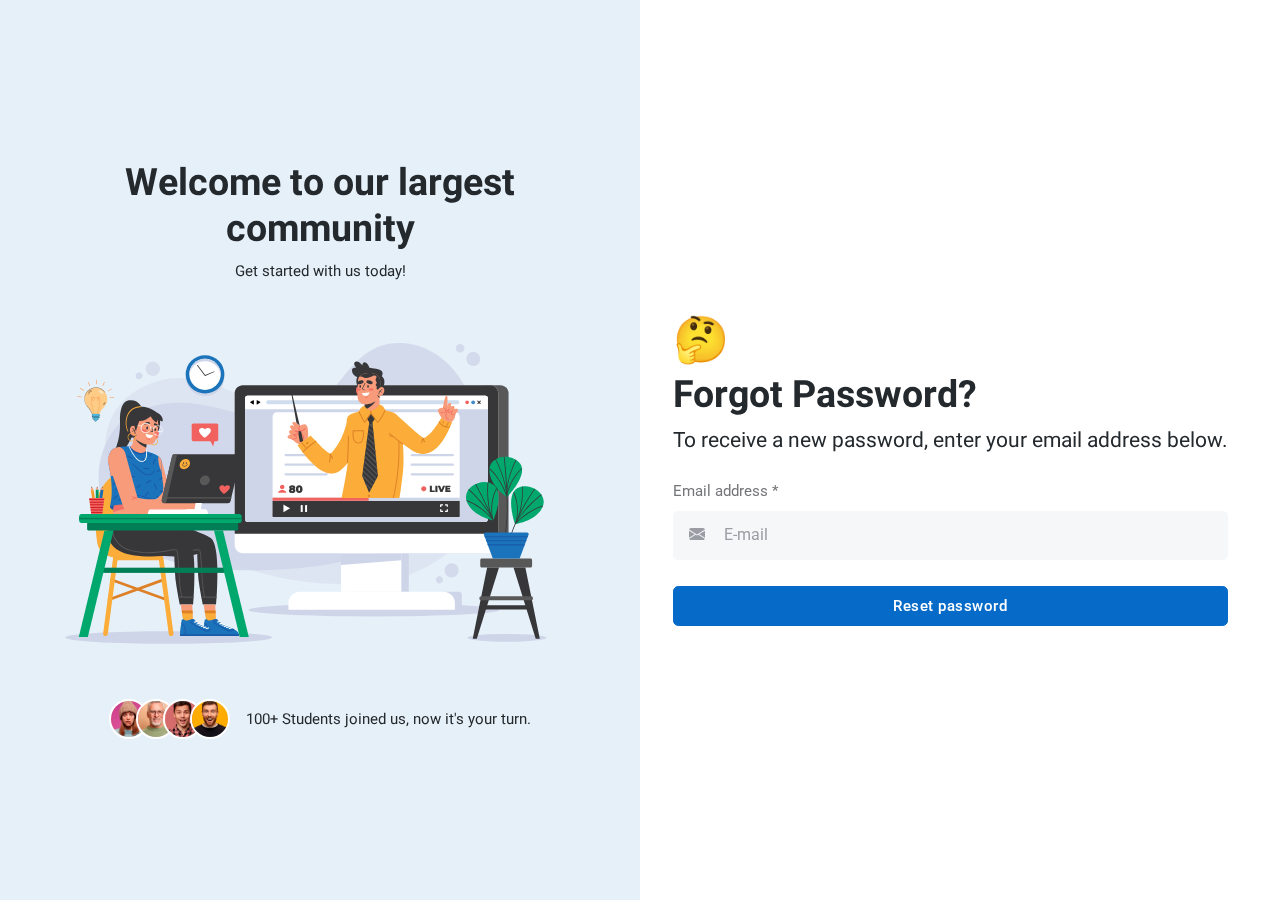
<file: forgot-password.html>
<!DOCTYPE html>
<html lang="en">

<head>
	<title>TAH- The A's Push</title>

	<!-- Meta Tags -->
	<meta charset="utf-8">
	<meta name="viewport" content="width=device-width, initial-scale=1, shrink-to-fit=no">
	<meta name="author" content="TheAcademiaHeadstart.com">
	<meta name="description" content="The Academia Headstart, We are the A's push">

	<!-- Favicon -->
	<link rel="shortcut icon" href="assets/images/favicon.ico">

	<!-- Font Awesome -->
	<link rel="stylesheet" href="https://cdnjs.cloudflare.com/ajax/libs/font-awesome/6.2.1/css/all.min.css">

	<!-- Google Font -->
	<link rel="preconnect" href="https://fonts.googleapis.com/">
	<link rel="preconnect" href="https://fonts.gstatic.com/" crossorigin>
	<link rel="stylesheet"
		href="https://fonts.googleapis.com/css2?family=Heebo:wght@400;500;700&amp;family=Roboto:wght@400;500;700&amp;display=swap">

	<!-- Plugins CSS -->
	<link rel="stylesheet" type="text/css" href="assets/vendor/font-awesome/css/all.min.css">
	<link rel="stylesheet" type="text/css" href="assets/vendor/bootstrap-icons/bootstrap-icons.css">
	<link rel="stylesheet" type="text/css" href="assets/vendor/tiny-slider/tiny-slider.css">
	<link rel="stylesheet" type="text/css" href="assets/vendor/glightbox/css/glightbox.css">

	<!-- Theme CSS -->
	<link id="style-switch" rel="stylesheet" type="text/css" href="assets/css/style.css">
	<link rel="stylesheet" type="text/css" href="assets/css/custom.css">
</head>

<body>

	<!-- **************** MAIN CONTENT START **************** -->
	<main>
		<section class="p-0 d-flex align-items-center position-relative overflow-hidden">

			<div class="container-fluid">
				<div class="row">
					<!-- left -->
					<div
						class="col-12 col-lg-6 d-md-flex align-items-center justify-content-center bg-primary bg-opacity-10 vh-lg-100">
						<div class="p-3 p-lg-5">
							<!-- Title -->
							<div class="text-center">
								<h2 class="fw-bold">Welcome to our largest community</h2>
								<p class="mb-0 h6 fw-light">Get started with us today!</p>
							</div>
							<!-- SVG Image -->
							<img src="assets/images/element/02.svg" class="mt-5" alt="">
							<!-- Info -->
							<div class="d-sm-flex mt-5 align-items-center justify-content-center">
								<ul class="avatar-group mb-2 mb-sm-0">
									<li class="avatar avatar-sm"><img class="avatar-img rounded-circle"
											src="assets/images/avatar/01.jpg" alt="avatar"></li>
									<li class="avatar avatar-sm"><img class="avatar-img rounded-circle"
											src="assets/images/avatar/02.jpg" alt="avatar"></li>
									<li class="avatar avatar-sm"><img class="avatar-img rounded-circle"
											src="assets/images/avatar/03.jpg" alt="avatar"></li>
									<li class="avatar avatar-sm"><img class="avatar-img rounded-circle"
											src="assets/images/avatar/04.jpg" alt="avatar"></li>
								</ul>
								<!-- Content -->
								<p class="mb-0 h6 fw-light ms-0 ms-sm-3">100+ Students joined us, now it's your turn.
								</p>
							</div>
						</div>
					</div>
					<!-- Right -->
					<div class="col-12 col-lg-6 d-flex justify-content-center">
						<div class="row my-5">
							<div class="col-sm-10 col-xl-12 m-auto">

								<!-- Title -->
								<span class="mb-0 fs-1">🤔</span>
								<h1 class="fs-2">Forgot Password?</h1>
								<h5 class="fw-light mb-4">To receive a new password, enter your email address below.
								</h5>

								<!-- Form START -->
								<form>
									<!-- Email -->
									<div class="mb-4">
										<label for="exampleInputEmail1" class="form-label">Email address *</label>
										<div class="input-group input-group-lg">
											<span
												class="input-group-text bg-light rounded-start border-0 text-secondary px-3"><i
													class="bi bi-envelope-fill"></i></span>
											<input type="email" class="form-control border-0 bg-light rounded-end ps-1"
												placeholder="E-mail" id="exampleInputEmail1">
										</div>
									</div>
									<!-- Button -->
									<div class="align-items-center">
										<div class="d-grid">
											<button class="btn btn-primary mb-0" type="button">Reset password</button>
										</div>
									</div>
								</form>
								<!-- Form END -->
							</div>
						</div> <!-- Row END -->
					</div>
				</div> <!-- Row END -->
			</div>
		</section>
	</main>
	<!-- **************** MAIN CONTENT END **************** -->

	<!-- Back to top -->
	<div class="back-top"><i class="bi bi-arrow-up-short position-absolute top-50 start-50 translate-middle"></i></div>

	<!-- Bootstrap JS -->
	<script src="assets/vendor/bootstrap/dist/js/bootstrap.bundle.min.js"></script>

	<!-- Template Functions -->
	<script src="assets/js/functions.js"></script>

</body>

</html>
</file>
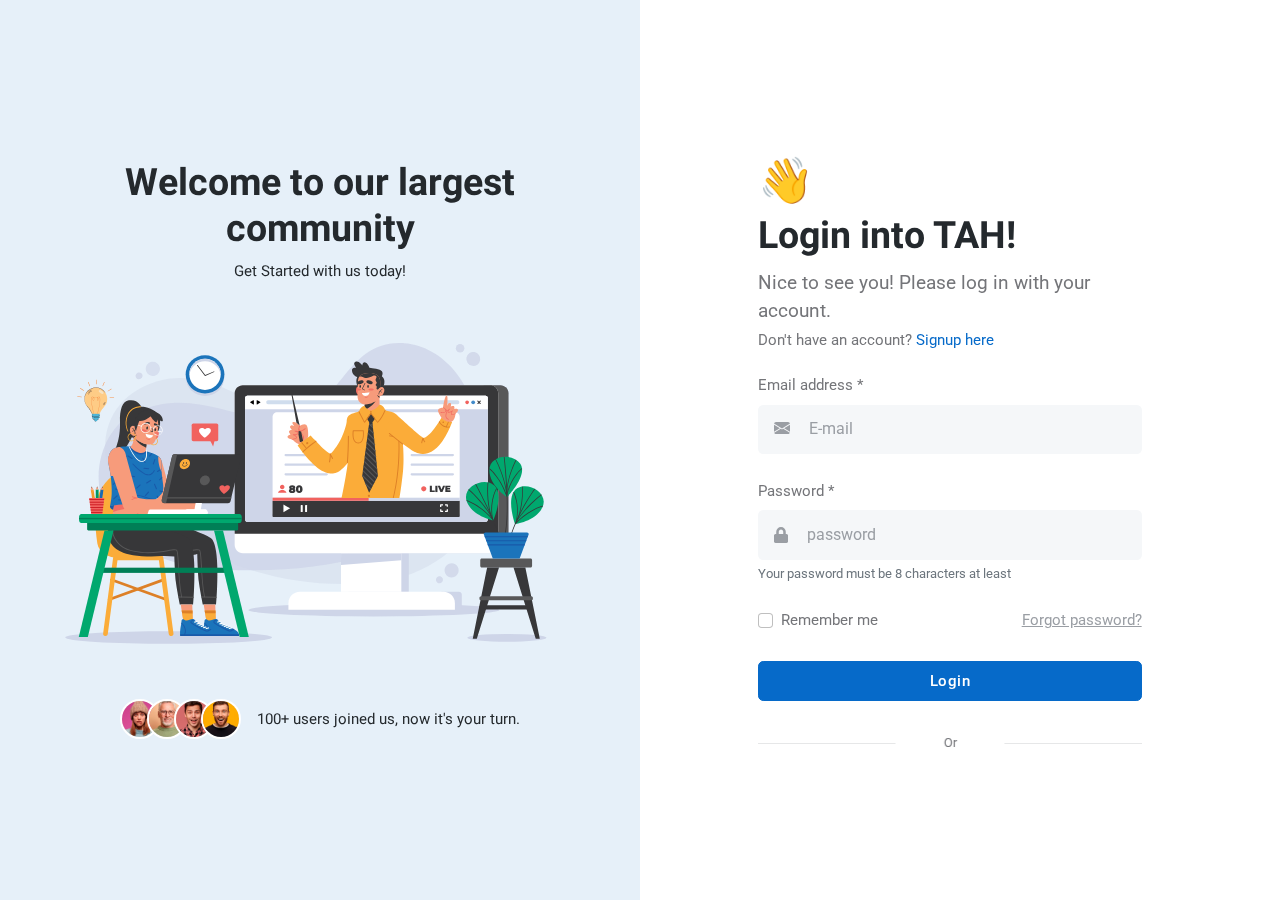
<file: sign-in.html>
<!DOCTYPE html>
<html lang="en">

<head>
	<title>TAH- The A's Push</title>

	<!-- Meta Tags -->
	<meta charset="utf-8">
	<meta name="viewport" content="width=device-width, initial-scale=1, shrink-to-fit=no">
	<meta name="author" content="TheAcademiaHeadstart.com">
	<meta name="description" content="The Academia Headstart, We are the A's push">

	<!-- Favicon -->
	<link rel="shortcut icon" href="assets/images/favicon.ico">

	<!-- Font Awesome -->
	<link rel="stylesheet" href="https://cdnjs.cloudflare.com/ajax/libs/font-awesome/6.2.1/css/all.min.css">

	<!-- Google Font -->
	<link rel="preconnect" href="https://fonts.googleapis.com/">
	<link rel="preconnect" href="https://fonts.gstatic.com/" crossorigin>
	<link rel="stylesheet"
		href="https://fonts.googleapis.com/css2?family=Heebo:wght@400;500;700&amp;family=Roboto:wght@400;500;700&amp;display=swap">

	<!-- Plugins CSS -->
	<link rel="stylesheet" type="text/css" href="assets/vendor/font-awesome/css/all.min.css">
	<link rel="stylesheet" type="text/css" href="assets/vendor/bootstrap-icons/bootstrap-icons.css">
	<link rel="stylesheet" type="text/css" href="assets/vendor/tiny-slider/tiny-slider.css">
	<link rel="stylesheet" type="text/css" href="assets/vendor/glightbox/css/glightbox.css">

	<!-- Theme CSS -->
	<link id="style-switch" rel="stylesheet" type="text/css" href="assets/css/style.css">
	<link rel="stylesheet" type="text/css" href="assets/css/custom.css">

</head>

<body>

	<!-- **************** MAIN CONTENT START **************** -->
	<main>
		<section class="p-0 d-flex align-items-center position-relative overflow-hidden">

			<div class="container-fluid">
				<div class="row">
					<!-- left -->
					<div
						class="col-12 col-lg-6 d-md-flex align-items-center justify-content-center bg-primary bg-opacity-10 vh-lg-100">
						<div class="p-3 p-lg-5">
							<!-- Title -->
							<div class="text-center">
								<h2 class="fw-bold">Welcome to our largest community</h2>
								<p class="mb-0 h6 fw-light">Get Started with us today!</p>
							</div>
							<!-- SVG Image -->
							<img src="assets/images/element/02.svg" class="mt-5" alt="">
							<!-- Info -->
							<div class="d-sm-flex mt-5 align-items-center justify-content-center">
								<!-- Avatar group -->
								<ul class="avatar-group mb-2 mb-sm-0">
									<li class="avatar avatar-sm">
										<img class="avatar-img rounded-circle" src="assets/images/avatar/01.jpg"
											alt="avatar">
									</li>
									<li class="avatar avatar-sm">
										<img class="avatar-img rounded-circle" src="assets/images/avatar/02.jpg"
											alt="avatar">
									</li>
									<li class="avatar avatar-sm">
										<img class="avatar-img rounded-circle" src="assets/images/avatar/03.jpg"
											alt="avatar">
									</li>
									<li class="avatar avatar-sm">
										<img class="avatar-img rounded-circle" src="assets/images/avatar/04.jpg"
											alt="avatar">
									</li>
								</ul>
								<!-- Content -->
								<p class="mb-0 h6 fw-light ms-0 ms-sm-3">100+ users joined us, now it's your turn.</p>
							</div>
						</div>
					</div>

					<!-- Right -->
					<div class="col-12 col-lg-6 m-auto">
						<div class="row my-5">
							<div class="col-sm-10 col-xl-8 m-auto">
								<!-- Title -->
								<span class="mb-0 fs-1">👋</span>
								<h1 class="fs-2">Login into TAH!</h1>
								<p class="lead mb-1">Nice to see you! Please log in with your account.</p>
								<span>Don't have an account? <a href="sign-up.html">Signup here</a></span>
								<br> <br>
								<!-- Form START -->
								<form>
									<!-- Email -->
									<div class="mb-4">
										<label for="exampleInputEmail1" class="form-label">Email address *</label>
										<div class="input-group input-group-lg">
											<span
												class="input-group-text bg-light rounded-start border-0 text-secondary px-3"><i
													class="bi bi-envelope-fill"></i></span>
											<input type="email" class="form-control border-0 bg-light rounded-end ps-1"
												placeholder="E-mail" id="exampleInputEmail1">
										</div>
									</div>
									<!-- Password -->
									<div class="mb-4">
										<label for="inputPassword5" class="form-label">Password *</label>
										<div class="input-group input-group-lg">
											<span
												class="input-group-text bg-light rounded-start border-0 text-secondary px-3"><i
													class="fas fa-lock"></i></span>
											<input type="password"
												class="form-control border-0 bg-light rounded-end ps-1"
												placeholder="password" id="inputPassword5">
										</div>
										<div id="passwordHelpBlock" class="form-text">
											Your password must be 8 characters at least
										</div>
									</div>
									<!-- Check box -->
									<div class="mb-4 d-flex justify-content-between mb-4">
										<div class="form-check">
											<input type="checkbox" class="form-check-input" id="exampleCheck1">
											<label class="form-check-label" for="exampleCheck1">Remember me</label>
										</div>
										<div class="text-primary-hover">
											<a href="forgot-password.html" class="text-secondary">
												<u>Forgot password?</u>
											</a>
										</div>
									</div>
									<!-- Button -->
									<div class="align-items-center mt-0">
										<div class="d-grid">
											<button class="btn btn-primary mb-0" type="button">Login</button>
										</div>
									</div>
								</form>
								<!-- Form END -->

								<!-- Social buttons and divider -->
								<div class="row">
									<!-- Divider with text -->
									<div class="position-relative my-4">
										<hr>
										<p
											class="small position-absolute top-50 start-50 translate-middle bg-body px-5">
											Or</p>
									</div>
								</div>
							</div> <!-- Row END -->
						</div>
					</div> <!-- Row END -->
				</div>
		</section>
	</main>
	<!-- **************** MAIN CONTENT END **************** -->

	<!-- Back to top -->
	<div class="back-top"><i class="bi bi-arrow-up-short position-absolute top-50 start-50 translate-middle"></i></div>

	<!-- Bootstrap JS -->
	<script src="assets/vendor/bootstrap/dist/js/bootstrap.bundle.min.js"></script>

	<!-- Template Functions -->
	<script src="assets/js/functions.js"></script>

</body>

</html>
</file>
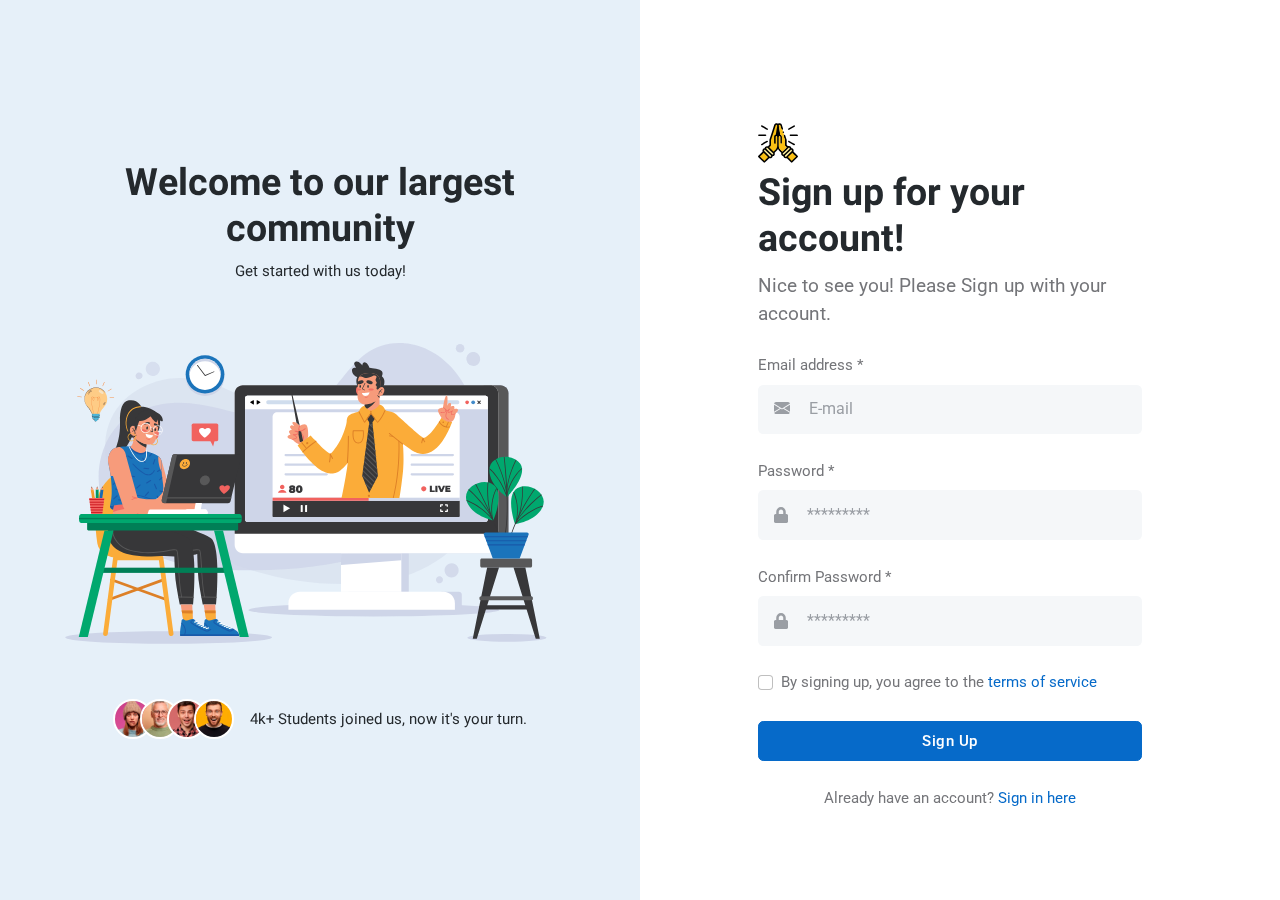
<file: sign-up.html>
<!DOCTYPE html>
<html lang="en">

<head>
	<title>TAH- The A's Push</title>

	<!-- Meta Tags -->
	<meta charset="utf-8">
	<meta name="viewport" content="width=device-width, initial-scale=1, shrink-to-fit=no">
	<meta name="author" content="TheAcademiaHeadstart.com">
	<meta name="description" content="The Academia Headstart, We are the A's push">

	<!-- Favicon -->
	<link rel="shortcut icon" href="assets/images/favicon.ico">

	<!-- Font Awesome -->
	<link rel="stylesheet" href="https://cdnjs.cloudflare.com/ajax/libs/font-awesome/6.2.1/css/all.min.css">

	<!-- Google Font -->
	<link rel="preconnect" href="https://fonts.googleapis.com/">
	<link rel="preconnect" href="https://fonts.gstatic.com/" crossorigin>
	<link rel="stylesheet"
		href="https://fonts.googleapis.com/css2?family=Heebo:wght@400;500;700&amp;family=Roboto:wght@400;500;700&amp;display=swap">

	<!-- Plugins CSS -->
	<link rel="stylesheet" type="text/css" href="assets/vendor/font-awesome/css/all.min.css">
	<link rel="stylesheet" type="text/css" href="assets/vendor/bootstrap-icons/bootstrap-icons.css">
	<link rel="stylesheet" type="text/css" href="assets/vendor/tiny-slider/tiny-slider.css">
	<link rel="stylesheet" type="text/css" href="assets/vendor/glightbox/css/glightbox.css">

	<!-- Theme CSS -->
	<link id="style-switch" rel="stylesheet" type="text/css" href="assets/css/style.css">
	<link rel="stylesheet" type="text/css" href="assets/css/custom.css">

</head>

<body>

	<!-- **************** MAIN CONTENT START **************** -->
	<main>
		<section class="p-0 d-flex align-items-center position-relative overflow-hidden">

			<div class="container-fluid">
				<div class="row">
					<!-- left -->
					<div
						class="col-12 col-lg-6 d-md-flex align-items-center justify-content-center bg-primary bg-opacity-10 vh-lg-100">
						<div class="p-3 p-lg-5">
							<!-- Title -->
							<div class="text-center">
								<h2 class="fw-bold">Welcome to our largest community</h2>
								<p class="mb-0 h6 fw-light">Get started with us today!</p>
							</div>
							<!-- SVG Image -->
							<img src="assets/images/element/02.svg" class="mt-5" alt="">
							<!-- Info -->
							<div class="d-sm-flex mt-5 align-items-center justify-content-center">
								<ul class="avatar-group mb-2 mb-sm-0">
									<li class="avatar avatar-sm"><img class="avatar-img rounded-circle"
											src="assets/images/avatar/01.jpg" alt="avatar"></li>
									<li class="avatar avatar-sm"><img class="avatar-img rounded-circle"
											src="assets/images/avatar/02.jpg" alt="avatar"></li>
									<li class="avatar avatar-sm"><img class="avatar-img rounded-circle"
											src="assets/images/avatar/03.jpg" alt="avatar"></li>
									<li class="avatar avatar-sm"><img class="avatar-img rounded-circle"
											src="assets/images/avatar/04.jpg" alt="avatar"></li>
								</ul>
								<!-- Content -->
								<p class="mb-0 h6 fw-light ms-0 ms-sm-3">4k+ Students joined us, now it's your turn.</p>
							</div>
						</div>
					</div>

					<!-- Right -->
					<div class="col-12 col-lg-6 m-auto">
						<div class="row my-5">
							<div class="col-sm-10 col-xl-8 m-auto">
								<!-- Title -->
								<img src="assets/images/element/03.svg" class="h-40px mb-2" alt="">
								<h2>Sign up for your account!</h2>
								<p class="lead mb-4">Nice to see you! Please Sign up with your account.</p>

								<!-- Form START -->
								<form>
									<!-- Email -->
									<div class="mb-4">
										<label for="exampleInputEmail1" class="form-label">Email address *</label>
										<div class="input-group input-group-lg">
											<span
												class="input-group-text bg-light rounded-start border-0 text-secondary px-3"><i
													class="bi bi-envelope-fill"></i></span>
											<input type="email" class="form-control border-0 bg-light rounded-end ps-1"
												placeholder="E-mail" id="exampleInputEmail1">
										</div>
									</div>
									<!-- Password -->
									<div class="mb-4">
										<label for="inputPassword5" class="form-label">Password *</label>
										<div class="input-group input-group-lg">
											<span
												class="input-group-text bg-light rounded-start border-0 text-secondary px-3"><i
													class="fas fa-lock"></i></span>
											<input type="password"
												class="form-control border-0 bg-light rounded-end ps-1"
												placeholder="*********" id="inputPassword5">
										</div>
									</div>
									<!-- Confirm Password -->
									<div class="mb-4">
										<label for="inputPassword6" class="form-label">Confirm Password *</label>
										<div class="input-group input-group-lg">
											<span
												class="input-group-text bg-light rounded-start border-0 text-secondary px-3"><i
													class="fas fa-lock"></i></span>
											<input type="password"
												class="form-control border-0 bg-light rounded-end ps-1"
												placeholder="*********" id="inputPassword6">
										</div>
									</div>
									<!-- Check box -->
									<div class="mb-4">
										<div class="form-check">
											<input type="checkbox" class="form-check-input" id="checkbox-1">
											<label class="form-check-label" for="checkbox-1">By signing up, you agree to
												the<a href="#"> terms of service</a></label>
										</div>
									</div>
									<!-- Button -->
									<div class="align-items-center mt-0">
										<div class="d-grid">
											<button class="btn btn-primary mb-0" type="button">Sign Up</button>
										</div>
									</div>
								</form>
								<!-- Form END -->

								<!-- Sign up link -->
								<div class="mt-4 text-center">
									<span>Already have an account?<a href="sign-in.html"> Sign in here</a></span>
								</div>
							</div>
						</div>
					</div>
				</div>
			</div>
		</section>
	</main>
	<!-- **************** MAIN CONTENT END **************** -->

	<!-- Back to top -->
	<div class="back-top"><i class="bi bi-arrow-up-short position-absolute top-50 start-50 translate-middle"></i></div>

	<!-- Bootstrap JS -->
	<script src="assets/vendor/bootstrap/dist/js/bootstrap.bundle.min.js"></script>

	<!-- Template Functions -->
	<script src="assets/js/functions.js"></script>

</body>

</html>
</file>
<file: assets/vendor/tiny-slider/tiny-slider.css>
.tns-outer{padding:0 !important}.tns-outer [hidden]{display:none !important}.tns-outer [aria-controls],.tns-outer [data-action]{cursor:pointer}.tns-slider{-webkit-transition:all 0s;-moz-transition:all 0s;transition:all 0s}.tns-slider>.tns-item{-webkit-box-sizing:border-box;-moz-box-sizing:border-box;box-sizing:border-box}.tns-horizontal.tns-subpixel{white-space:nowrap}.tns-horizontal.tns-subpixel>.tns-item{display:inline-block;vertical-align:top;white-space:normal}.tns-horizontal.tns-no-subpixel:after{content:'';display:table;clear:both}.tns-horizontal.tns-no-subpixel>.tns-item{float:left}.tns-horizontal.tns-carousel.tns-no-subpixel>.tns-item{margin-right:-100%}.tns-no-calc{position:relative;left:0}.tns-gallery{position:relative;left:0;min-height:1px}.tns-gallery>.tns-item{position:absolute;left:-100%;-webkit-transition:transform 0s, opacity 0s;-moz-transition:transform 0s, opacity 0s;transition:transform 0s, opacity 0s}.tns-gallery>.tns-slide-active{position:relative;left:auto !important}.tns-gallery>.tns-moving{-webkit-transition:all 0.25s;-moz-transition:all 0.25s;transition:all 0.25s}.tns-autowidth{display:inline-block}.tns-lazy-img{-webkit-transition:opacity 0.6s;-moz-transition:opacity 0.6s;transition:opacity 0.6s;opacity:0.6}.tns-lazy-img.tns-complete{opacity:1}.tns-ah{-webkit-transition:height 0s;-moz-transition:height 0s;transition:height 0s}.tns-ovh{overflow:hidden}.tns-visually-hidden{position:absolute;left:-10000em}.tns-transparent{opacity:0;visibility:hidden}.tns-fadeIn{opacity:1;filter:alpha(opacity=100);z-index:0}.tns-normal,.tns-fadeOut{opacity:0;filter:alpha(opacity=0);z-index:-1}.tns-vpfix{white-space:nowrap}.tns-vpfix>div,.tns-vpfix>li{display:inline-block}.tns-t-subp2{margin:0 auto;width:310px;position:relative;height:10px;overflow:hidden}.tns-t-ct{width:2333.3333333%;width:-webkit-calc(100% * 70 / 3);width:-moz-calc(100% * 70 / 3);width:calc(100% * 70 / 3);position:absolute;right:0}.tns-t-ct:after{content:'';display:table;clear:both}.tns-t-ct>div{width:1.4285714%;width:-webkit-calc(100% / 70);width:-moz-calc(100% / 70);width:calc(100% / 70);height:10px;float:left}
</file>
<file: assets/css/custom.css>
.custom-img{
    width: 50px;
    height: 50px;
    border-radius: 100%;
    object-fit: cover;
}

.push{
    color: #193bfa;
}
</file>
